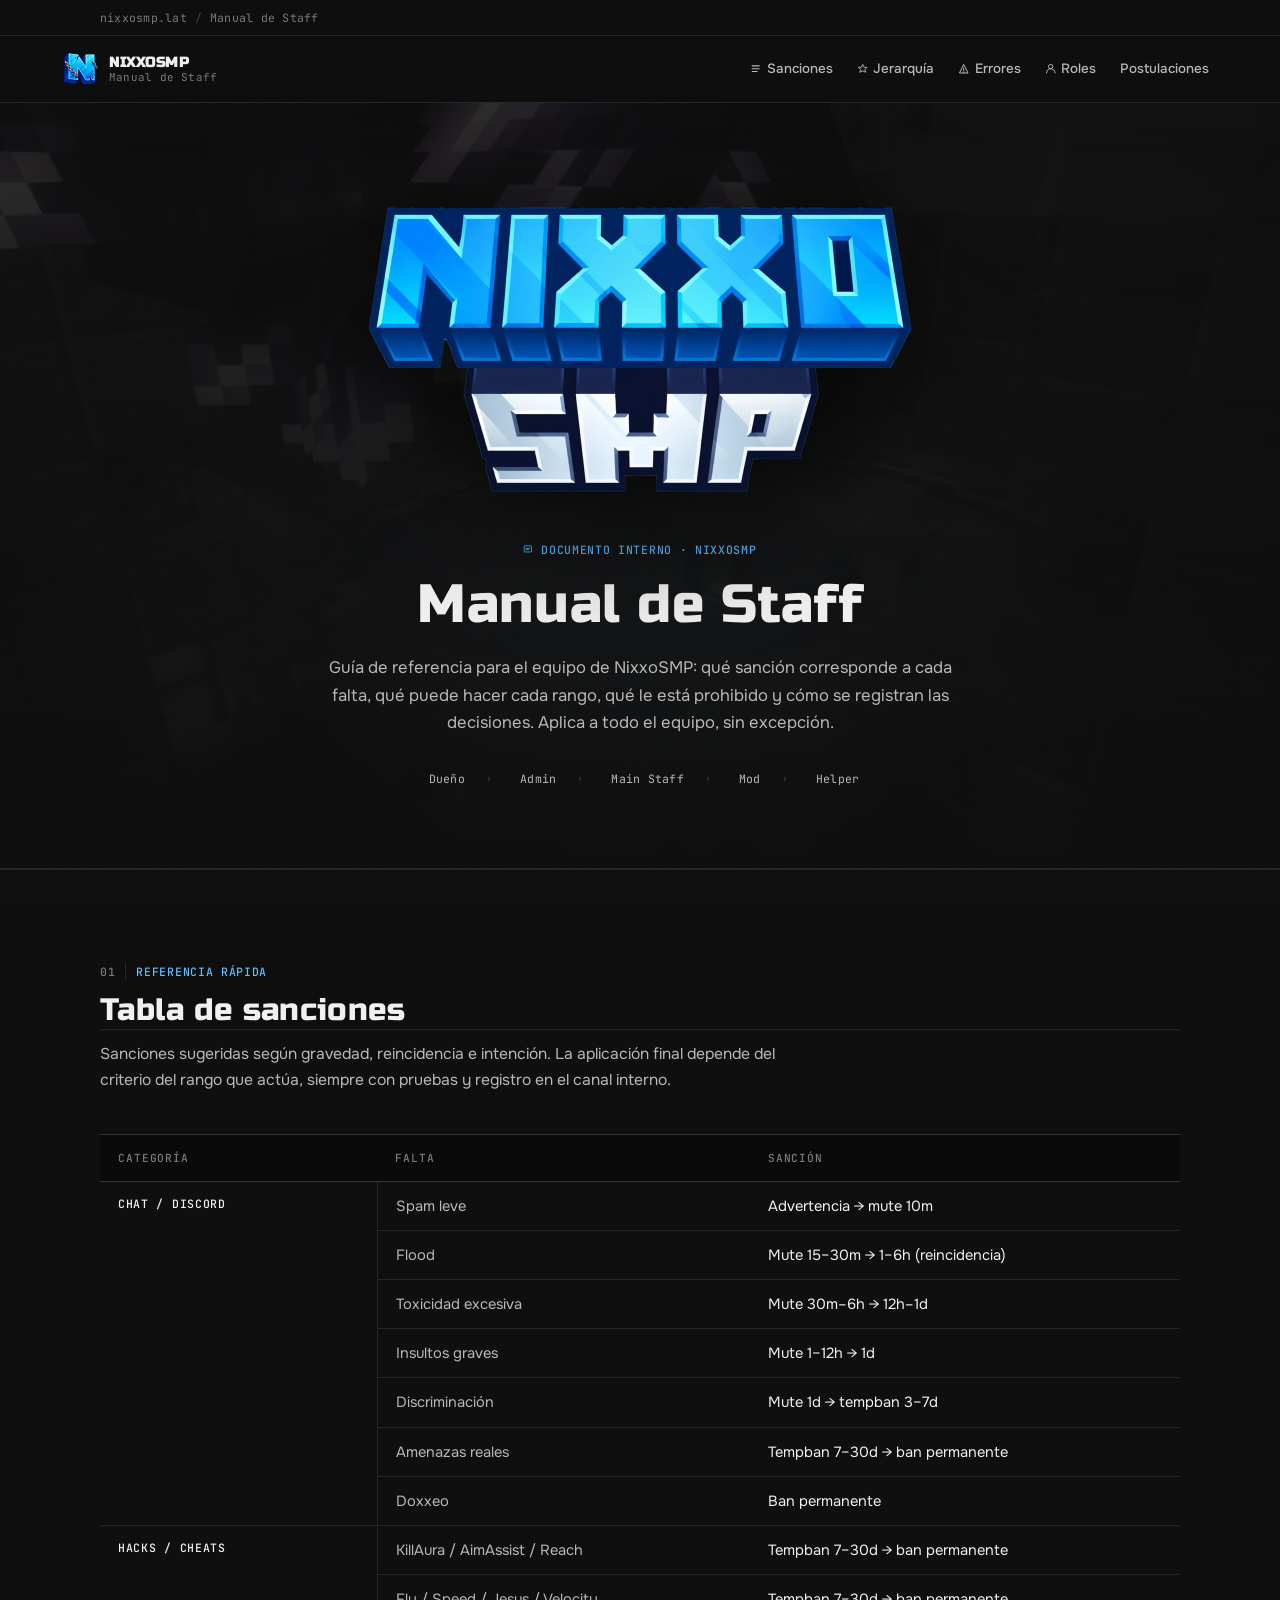
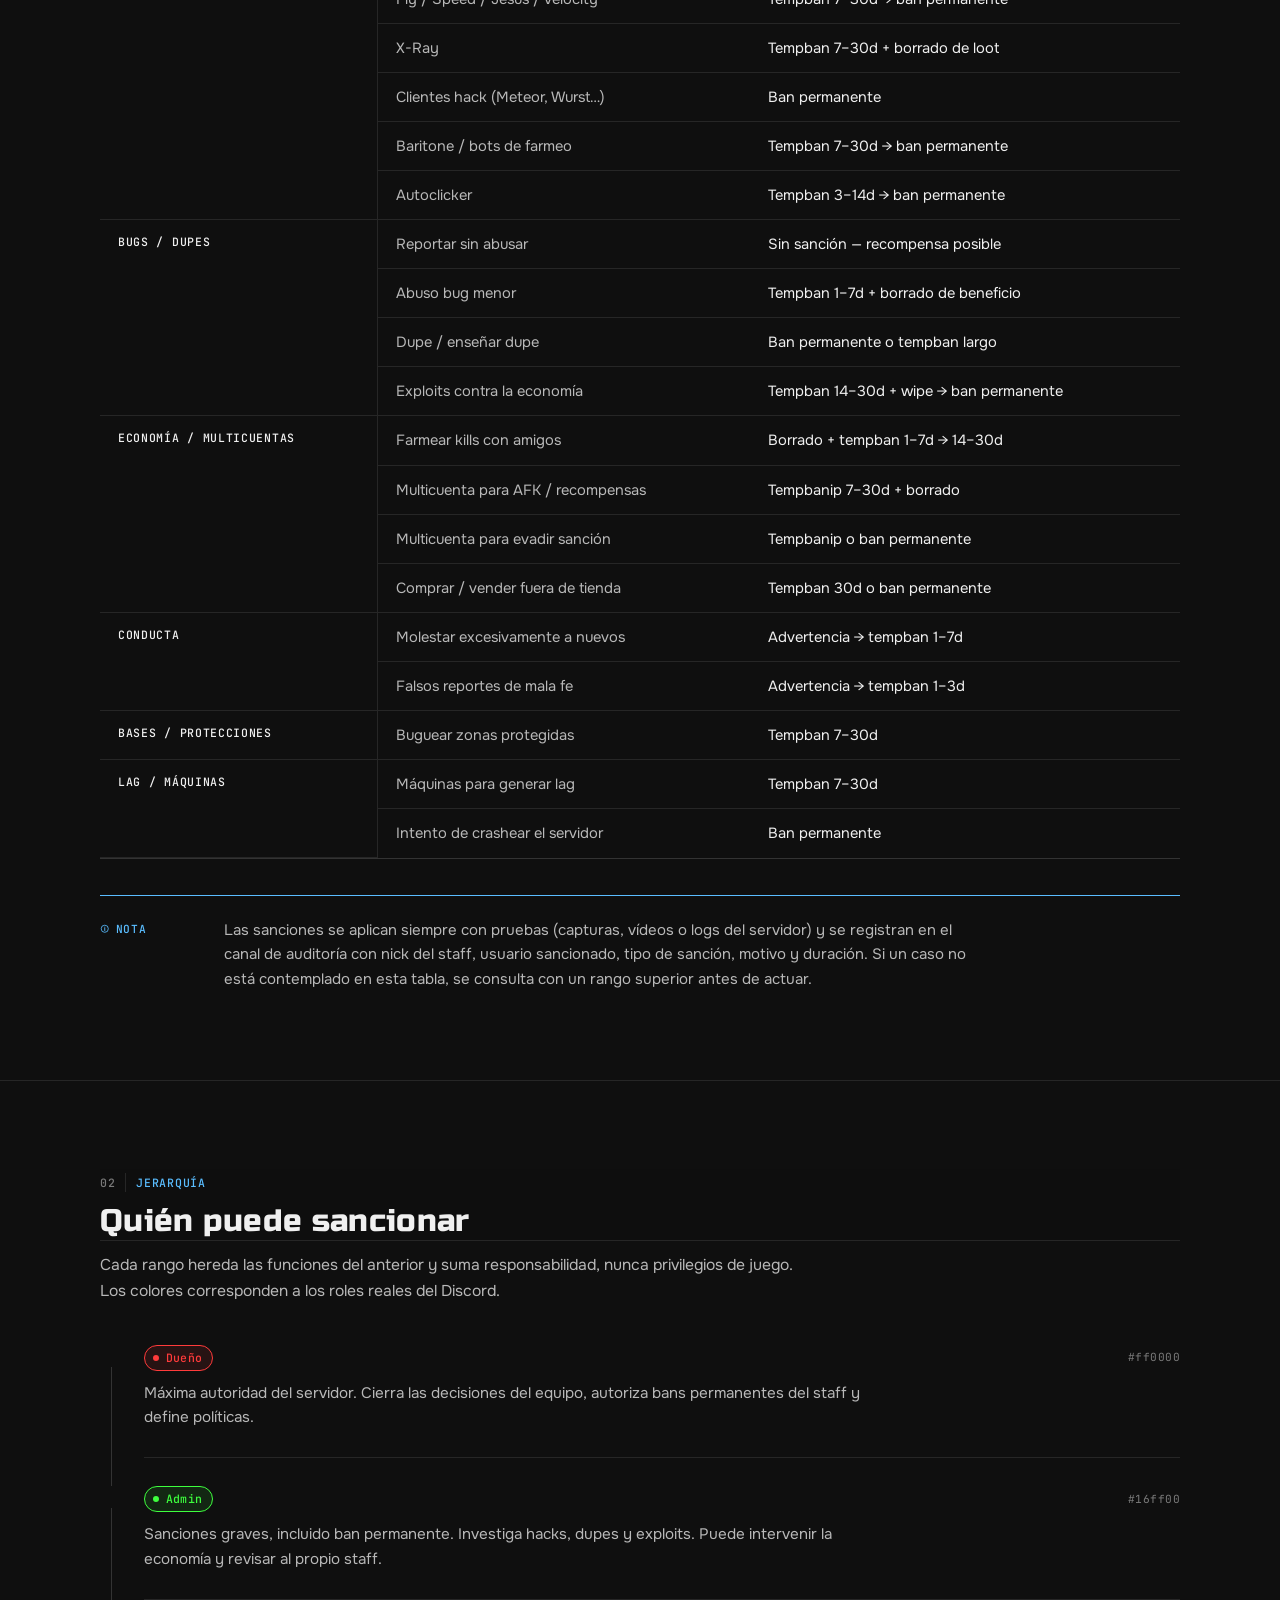
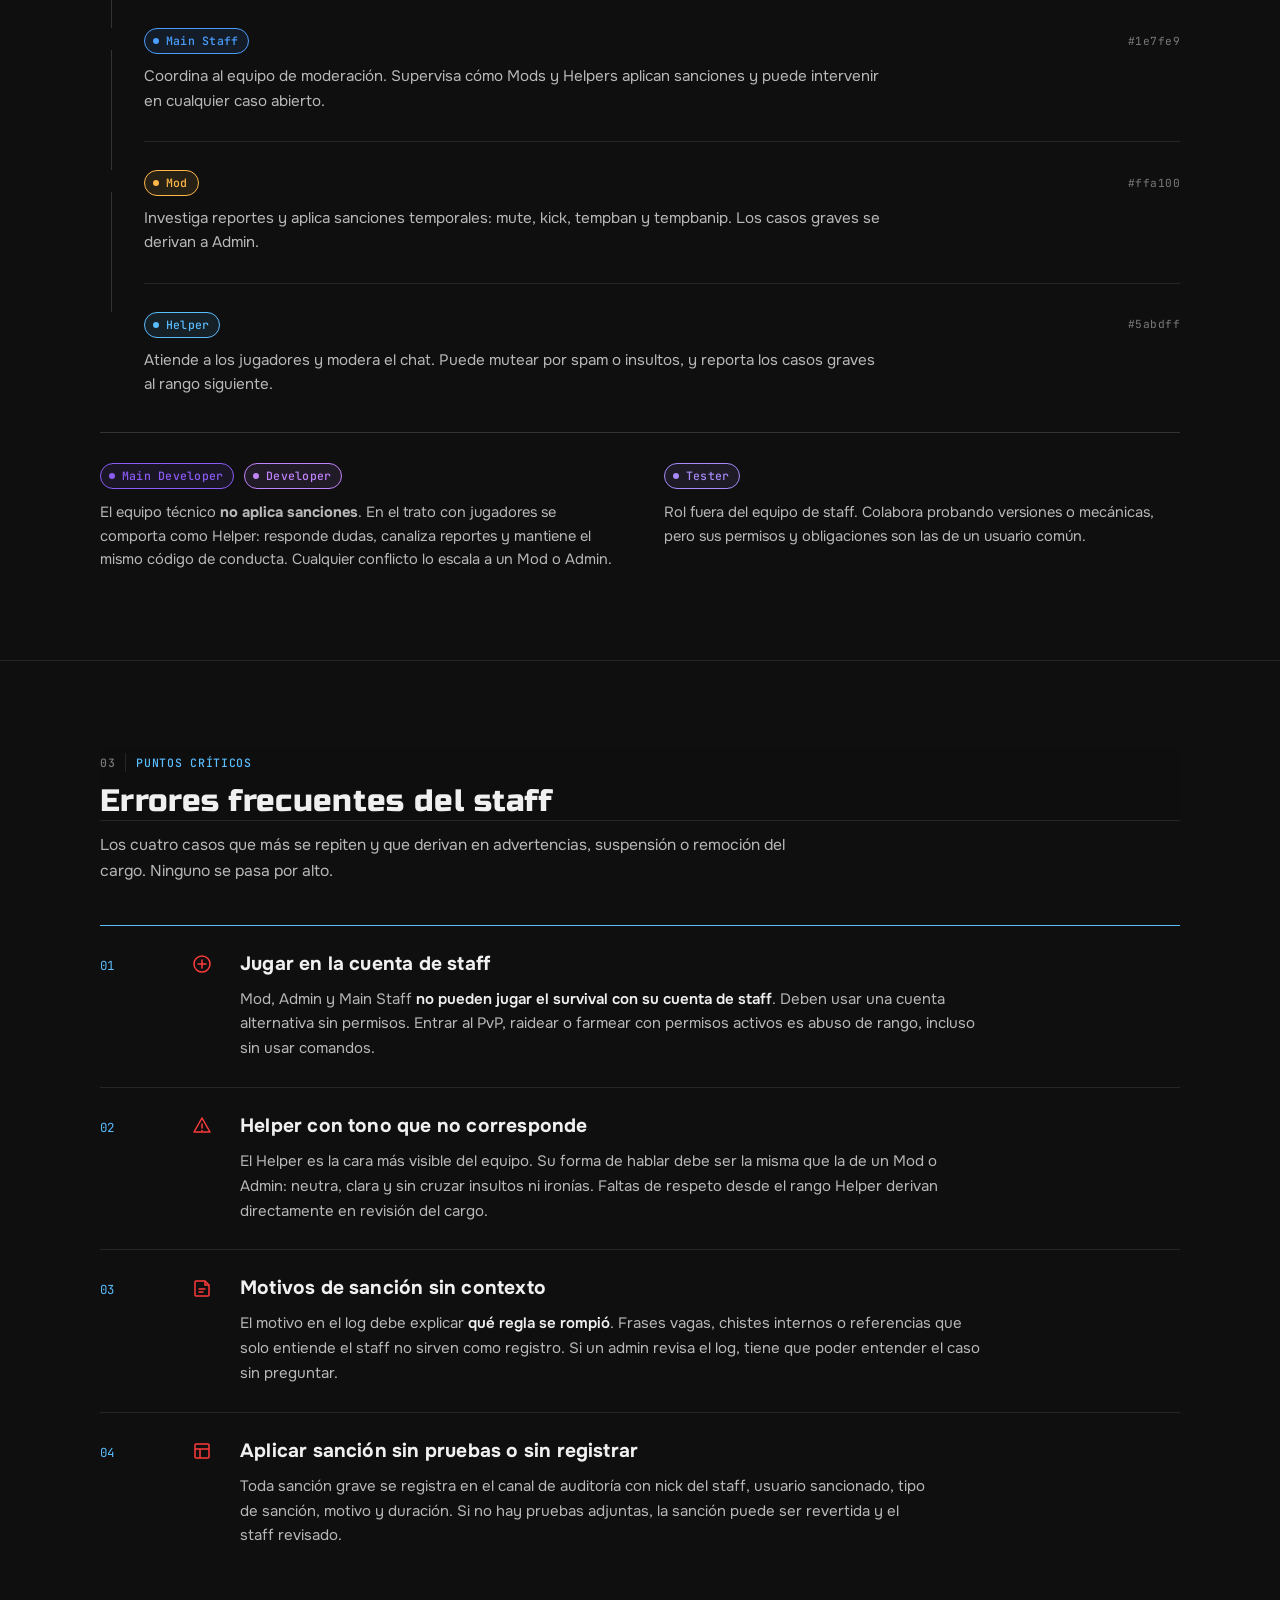
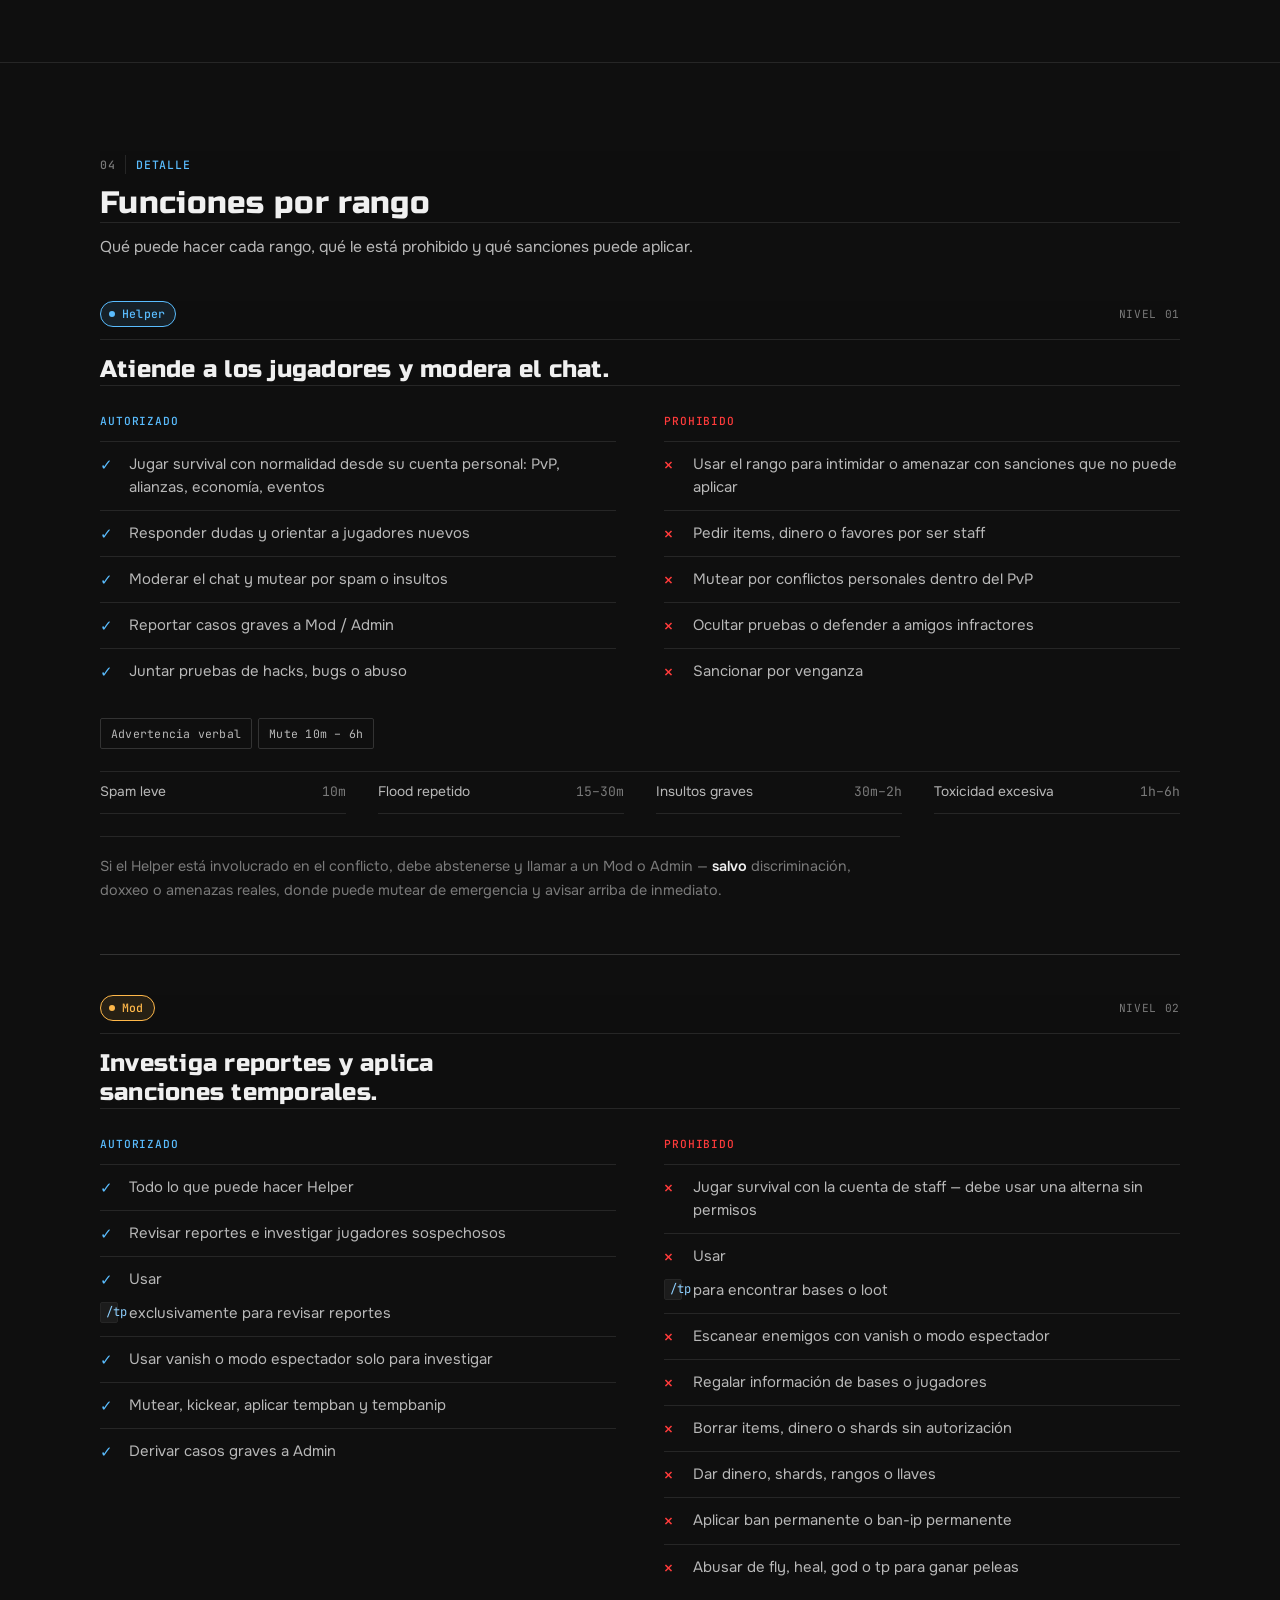
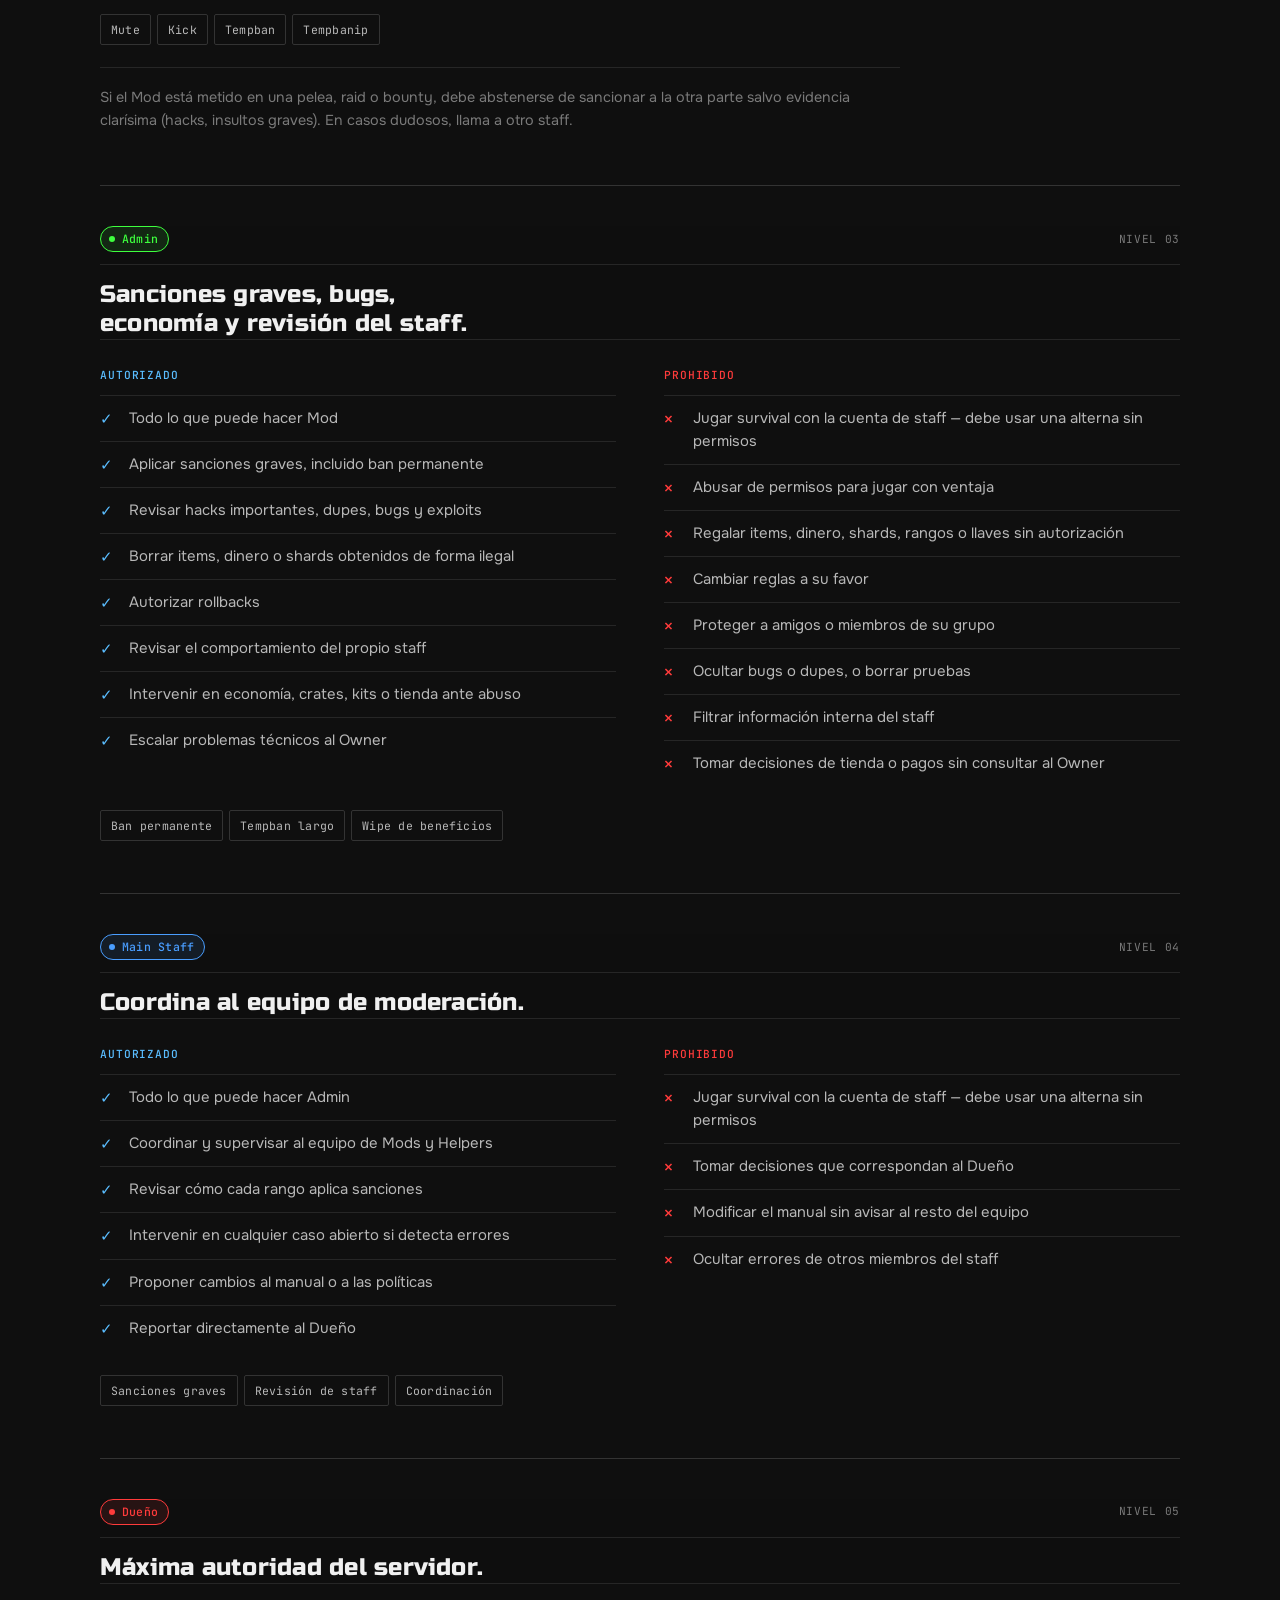
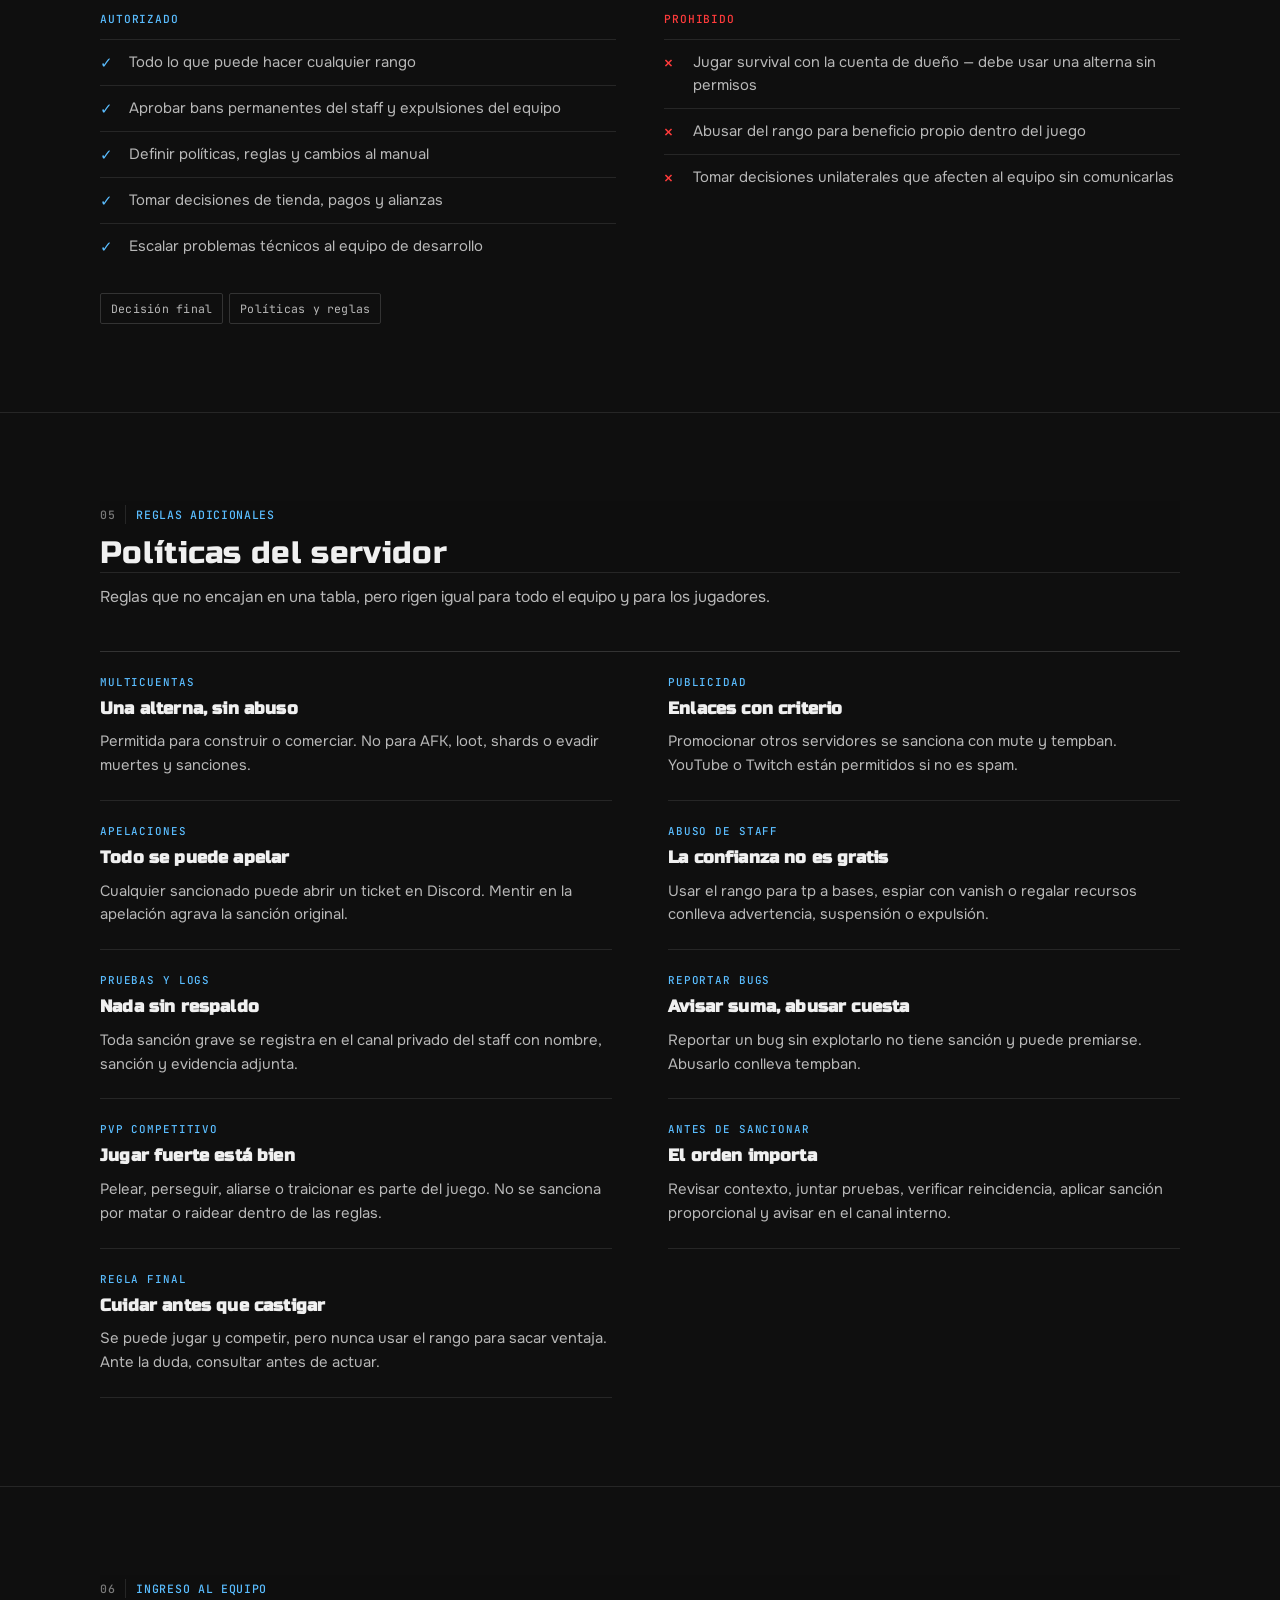
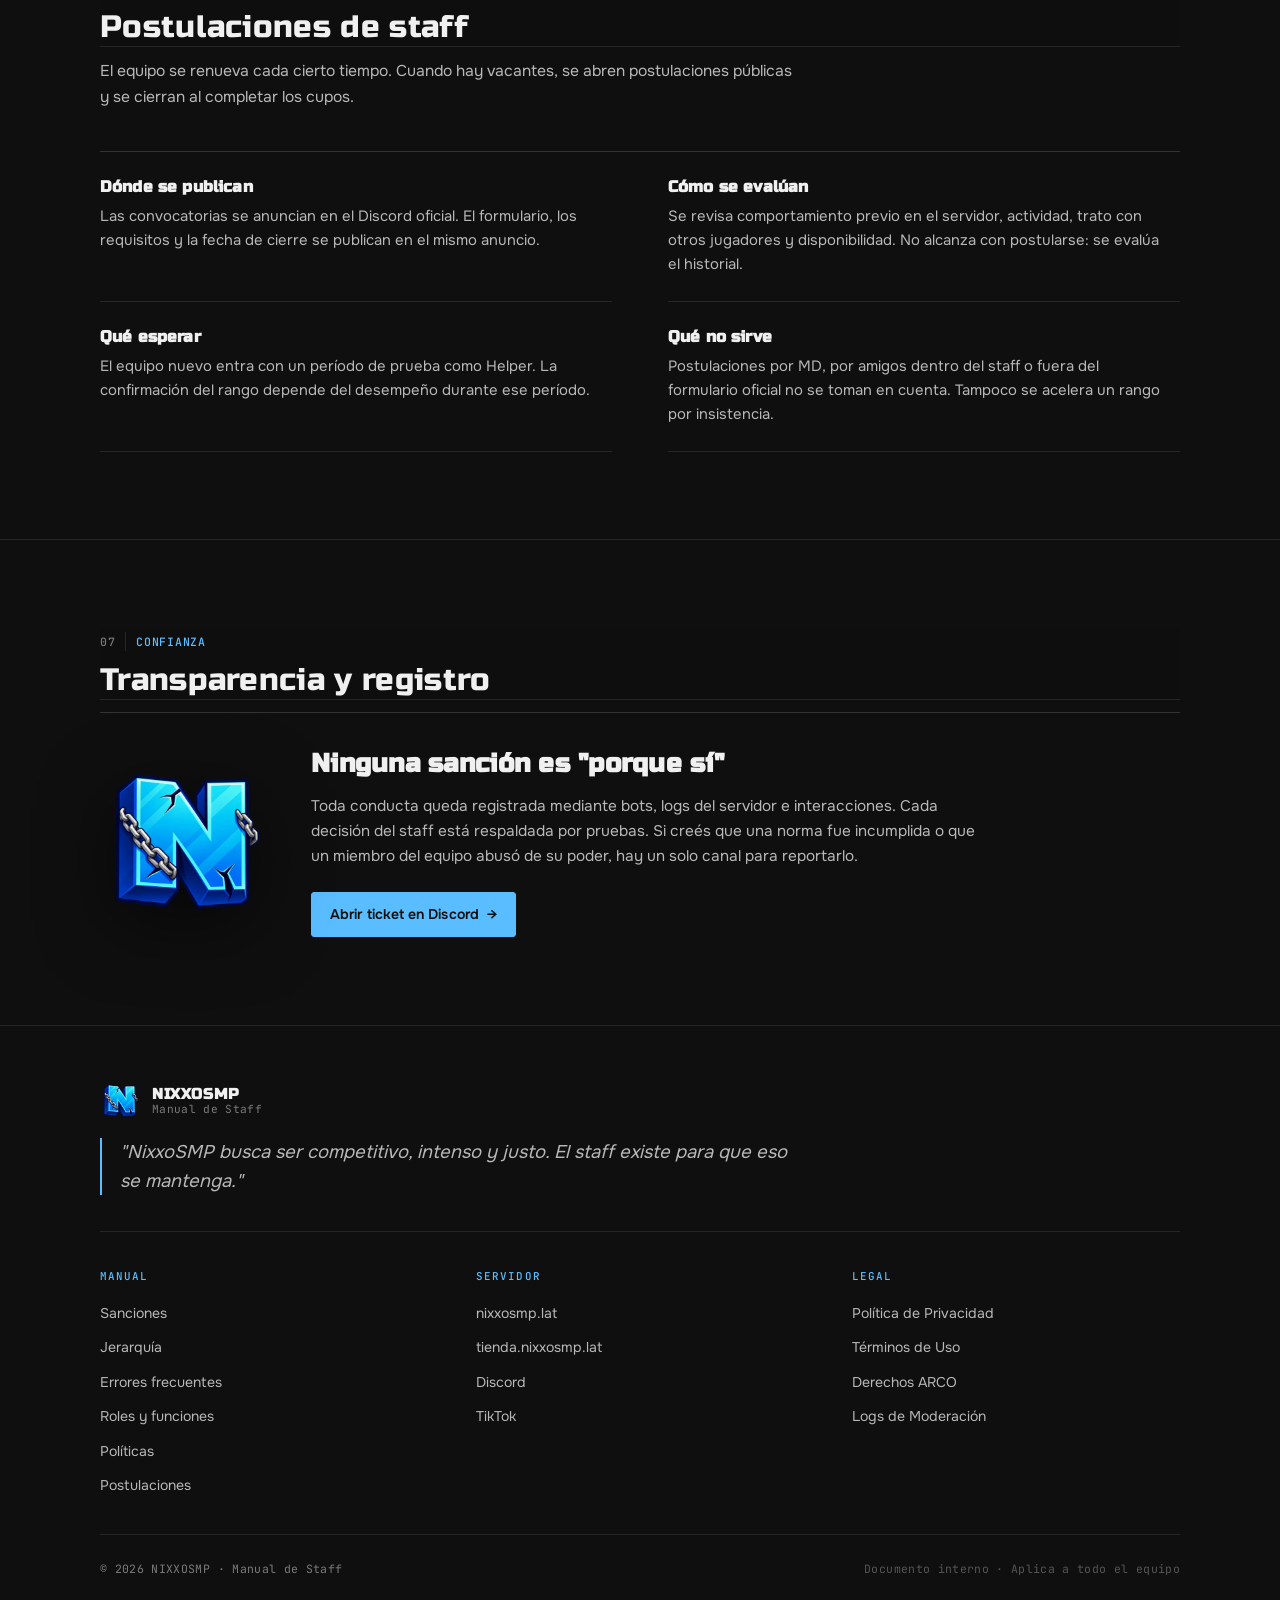
<file: index.html>
<!DOCTYPE html>
<html lang="es">
<head>
<meta charset="UTF-8" />
<meta name="viewport" content="width=device-width, initial-scale=1.0" />
<title>Manual de Staff · NIXXOSMP</title>
<meta name="description" content="Manual interno de staff de NIXXOSMP: tabla de sanciones, jerarquía de roles, funciones por rango y políticas del servidor." />
<meta name="theme-color" content="#0f0f0f" />

<!-- Canonical -->
<link rel="canonical" href="https://politicasstaff.nixxosmp.lat/" />

<!-- Favicon -->
<link rel="icon" type="image/webp" href="assets/images/nixxo_logo.webp" />
<link rel="apple-touch-icon" href="assets/images/nixxo_logo.webp" />

<!-- Preload de assets críticos del hero -->
<link rel="preload" as="image" href="assets/images/nixxo_banner.webp" type="image/webp" fetchpriority="high">
<link rel="preload" as="image" href="assets/images/fondo2.webp" type="image/webp">

<!-- Preconnect y carga de tipografías -->
<link rel="preconnect" href="https://fonts.googleapis.com">
<link rel="preconnect" href="https://fonts.gstatic.com" crossorigin>
<link href="https://fonts.googleapis.com/css2?family=Russo+One&family=Onest:wght@400;500;700&family=JetBrains+Mono:wght@400;500;700&display=swap" rel="stylesheet">

<!-- Open Graph — Facebook, WhatsApp, Discord, LinkedIn, Slack -->
<meta property="og:type" content="website">
<meta property="og:site_name" content="NIXXOSMP">
<meta property="og:locale" content="es_AR">
<meta property="og:url" content="https://politicasstaff.nixxosmp.lat/">
<meta property="og:title" content="Manual de Staff · NIXXOSMP">
<meta property="og:description" content="Guía interna del equipo de NixxoSMP: tabla de sanciones, jerarquía de roles, funciones por rango y políticas del servidor.">
<meta property="og:image" content="https://politicasstaff.nixxosmp.lat/assets/images/platforms/og-1200x630.jpg">
<meta property="og:image:secure_url" content="https://politicasstaff.nixxosmp.lat/assets/images/platforms/og-1200x630.jpg">
<meta property="og:image:type" content="image/jpeg">
<meta property="og:image:width" content="1200">
<meta property="og:image:height" content="630">
<meta property="og:image:alt" content="Banner de NIXXOSMP - Servidor Survival PvP en español">

<!-- Twitter / X -->
<meta name="twitter:card" content="summary_large_image">
<meta name="twitter:title" content="Manual de Staff · NIXXOSMP">
<meta name="twitter:description" content="Guía interna del equipo de NixxoSMP: tabla de sanciones, jerarquía de roles, funciones por rango y políticas del servidor.">
<meta name="twitter:image" content="https://politicasstaff.nixxosmp.lat/assets/images/platforms/twitter-1200x600.jpg">
<meta name="twitter:image:alt" content="Banner de NIXXOSMP - Servidor Survival PvP en español">

<!-- Telegram -->
<meta property="telegram:image" content="https://politicasstaff.nixxosmp.lat/assets/images/platforms/telegram-1280x720.jpg">

<!-- Hoja de estilos -->
<link rel="stylesheet" href="assets/css/style.css" />
</head>
<body>

<!-- Barra de progreso de lectura -->
<div class="read-progress" aria-hidden="true"><span id="readBar"></span></div>

<header id="siteHeader">
  <div class="crumb">
    <div class="wrap">
      <a href="https://www.nixxosmp.lat" target="_blank" rel="noopener">nixxosmp.lat</a>
      <span class="sep">/</span>
      <span>Manual de Staff</span>
    </div>
  </div>
  <div class="wrap navbar">
    <a class="brand" href="#top" aria-label="Inicio del manual">
      <img src="assets/images/nixxo_logo.webp" alt="" width="30" height="30" />
      <span class="txt">
        <b>NIXXOSMP</b>
        <span>Manual de Staff</span>
      </span>
    </a>
    <button class="navtoggle" id="navToggle" aria-label="Abrir menú" aria-expanded="false" aria-controls="navLinks">
      <span class="bars" aria-hidden="true"></span>
    </button>
    <nav class="links" id="navLinks" aria-label="Secciones del manual">
      <a href="#sanciones">
        <svg class="icon icon-sm" viewBox="0 0 16 16" fill="none" aria-hidden="true"><path d="M3 4h10M3 8h10M3 12h7" stroke="currentColor" stroke-width="1.5" stroke-linecap="round"/></svg>
        Sanciones
      </a>
      <a href="#jerarquia">
        <svg class="icon icon-sm" viewBox="0 0 16 16" fill="none" aria-hidden="true"><path d="M8 2l2 4h4l-3 3 1 4-4-2-4 2 1-4-3-3h4l2-4z" stroke="currentColor" stroke-width="1.3" stroke-linejoin="round"/></svg>
        Jerarquía
      </a>
      <a href="#errores">
        <svg class="icon icon-sm" viewBox="0 0 16 16" fill="none" aria-hidden="true"><path d="M8 2l6 12H2L8 2z" stroke="currentColor" stroke-width="1.4" stroke-linejoin="round"/><path d="M8 7v4M8 12.5v.5" stroke="currentColor" stroke-width="1.4" stroke-linecap="round"/></svg>
        Errores
      </a>
      <a href="#roles">
        <svg class="icon icon-sm" viewBox="0 0 16 16" fill="none" aria-hidden="true"><circle cx="8" cy="5" r="3" stroke="currentColor" stroke-width="1.4"/><path d="M2 14c0-3.3 2.7-6 6-6s6 2.7 6 6" stroke="currentColor" stroke-width="1.4" stroke-linecap="round"/></svg>
        Roles
      </a>
      <a href="#postulaciones">Postulaciones</a>
    </nav>
  </div>
</header>

<main>

<!-- ============================================================
     HERO
============================================================ -->
<section class="hero" id="top">
  <div class="hero-bg" style="background-image:url('assets/images/fondo2.webp')" aria-hidden="true"></div>
  <div class="hero-glow" aria-hidden="true"></div>

  <div class="wrap hero-inner">
    <figure class="hero-logo">
      <img src="assets/images/nixxo_banner.webp" alt="NixxoSMP" width="560" height="560" fetchpriority="high" />
    </figure>

    <span class="eyebrow">
      <svg class="icon icon-sm" viewBox="0 0 16 16" fill="none" aria-hidden="true"><path d="M2 12V4a1 1 0 011-1h10a1 1 0 011 1v8a1 1 0 01-1 1H3a1 1 0 01-1-1z" stroke="currentColor" stroke-width="1.4"/><path d="M5 7h6M5 9h4" stroke="currentColor" stroke-width="1.4" stroke-linecap="round"/></svg>
      Documento interno · NixxoSMP
    </span>

    <h1>Manual de Staff</h1>

    <p class="lead">Guía de referencia para el equipo de NixxoSMP: qué sanción corresponde a cada falta, qué puede hacer cada rango, qué le está prohibido y cómo se registran las decisiones. Aplica a todo el equipo, sin excepción.</p>

    <ul class="chain" aria-label="Jerarquía del staff">
      <li><span class="dot owner"></span>Dueño</li>
      <li><span class="dot admin"></span>Admin</li>
      <li><span class="dot mainstaff"></span>Main Staff</li>
      <li><span class="dot mod"></span>Mod</li>
      <li><span class="dot helper"></span>Helper</li>
    </ul>
  </div>
</section>

<!-- ============================================================
     01 · TABLA DE SANCIONES
============================================================ -->
<section id="sanciones" class="reveal has-bg" data-bg="survival">
  <div class="wrap">
    <header class="section-head">
      <span class="kicker"><span class="num">01</span> Referencia rápida</span>
      <h2>Tabla de sanciones</h2>
    </header>
    <p class="section-sub">Sanciones sugeridas según gravedad, reincidencia e intención. La aplicación final depende del criterio del rango que actúa, siempre con pruebas y registro en el canal interno.</p>

    <div class="table-wrap">
      <table class="sanciones">
        <thead>
          <tr>
            <th scope="col">Categoría</th>
            <th scope="col">Falta</th>
            <th scope="col">Sanción</th>
          </tr>
        </thead>
        <tbody>
          <tr><td class="cat" rowspan="7">Chat / Discord</td><td>Spam leve</td><td class="sancion">Advertencia → mute 10m</td></tr>
          <tr><td>Flood</td><td class="sancion">Mute 15–30m → 1–6h (reincidencia)</td></tr>
          <tr><td>Toxicidad excesiva</td><td class="sancion">Mute 30m–6h → 12h–1d</td></tr>
          <tr><td>Insultos graves</td><td class="sancion">Mute 1–12h → 1d</td></tr>
          <tr><td>Discriminación</td><td class="sancion">Mute 1d → tempban 3–7d</td></tr>
          <tr><td>Amenazas reales</td><td class="sancion">Tempban 7–30d → ban permanente</td></tr>
          <tr><td>Doxxeo</td><td class="sancion">Ban permanente</td></tr>

          <tr><td class="cat" rowspan="6">Hacks / Cheats</td><td>KillAura / AimAssist / Reach</td><td class="sancion">Tempban 7–30d → ban permanente</td></tr>
          <tr><td>Fly / Speed / Jesus / Velocity</td><td class="sancion">Tempban 7–30d → ban permanente</td></tr>
          <tr><td>X-Ray</td><td class="sancion">Tempban 7–30d + borrado de loot</td></tr>
          <tr><td>Clientes hack (Meteor, Wurst…)</td><td class="sancion">Ban permanente</td></tr>
          <tr><td>Baritone / bots de farmeo</td><td class="sancion">Tempban 7–30d → ban permanente</td></tr>
          <tr><td>Autoclicker</td><td class="sancion">Tempban 3–14d → ban permanente</td></tr>

          <tr><td class="cat" rowspan="4">Bugs / Dupes</td><td>Reportar sin abusar</td><td class="sancion">Sin sanción — recompensa posible</td></tr>
          <tr><td>Abuso bug menor</td><td class="sancion">Tempban 1–7d + borrado de beneficio</td></tr>
          <tr><td>Dupe / enseñar dupe</td><td class="sancion">Ban permanente o tempban largo</td></tr>
          <tr><td>Exploits contra la economía</td><td class="sancion">Tempban 14–30d + wipe → ban permanente</td></tr>

          <tr><td class="cat" rowspan="4">Economía / Multicuentas</td><td>Farmear kills con amigos</td><td class="sancion">Borrado + tempban 1–7d → 14–30d</td></tr>
          <tr><td>Multicuenta para AFK / recompensas</td><td class="sancion">Tempbanip 7–30d + borrado</td></tr>
          <tr><td>Multicuenta para evadir sanción</td><td class="sancion">Tempbanip o ban permanente</td></tr>
          <tr><td>Comprar / vender fuera de tienda</td><td class="sancion">Tempban 30d o ban permanente</td></tr>

          <tr><td class="cat" rowspan="2">Conducta</td><td>Molestar excesivamente a nuevos</td><td class="sancion">Advertencia → tempban 1–7d</td></tr>
          <tr><td>Falsos reportes de mala fe</td><td class="sancion">Advertencia → tempban 1–3d</td></tr>

          <tr><td class="cat">Bases / Protecciones</td><td>Buguear zonas protegidas</td><td class="sancion">Tempban 7–30d</td></tr>

          <tr><td class="cat" rowspan="2">Lag / Máquinas</td><td>Máquinas para generar lag</td><td class="sancion">Tempban 7–30d</td></tr>
          <tr><td>Intento de crashear el servidor</td><td class="sancion">Ban permanente</td></tr>
        </tbody>
      </table>
    </div>

    <aside class="callout">
      <span class="label">
        <svg class="icon icon-sm" viewBox="0 0 16 16" fill="none" aria-hidden="true"><circle cx="8" cy="8" r="6" stroke="currentColor" stroke-width="1.4"/><path d="M8 7v4M8 5.2v.2" stroke="currentColor" stroke-width="1.5" stroke-linecap="round"/></svg>
        Nota
      </span>
      <p>Las sanciones se aplican siempre con pruebas (capturas, vídeos o logs del servidor) y se registran en el canal de auditoría con nick del staff, usuario sancionado, tipo de sanción, motivo y duración. Si un caso no está contemplado en esta tabla, se consulta con un rango superior antes de actuar.</p>
    </aside>
  </div>
</section>

<!-- ============================================================
     02 · JERARQUÍA
============================================================ -->
<section id="jerarquia" class="reveal has-bg" data-bg="practice">
  <div class="wrap">
    <header class="section-head">
      <span class="kicker"><span class="num">02</span> Jerarquía</span>
      <h2>Quién puede sancionar</h2>
    </header>
    <p class="section-sub">Cada rango hereda las funciones del anterior y suma responsabilidad, nunca privilegios de juego. Los colores corresponden a los roles reales del Discord.</p>

    <ol class="hierarchy">
      <li class="h-item" data-role="owner">
        <div class="h-marker"><span class="dot owner"></span><span class="h-line"></span></div>
        <div class="h-body">
          <div class="h-head">
            <span class="role-pill owner">Dueño</span>
            <span class="h-code">#ff0000</span>
          </div>
          <p class="h-desc">Máxima autoridad del servidor. Cierra las decisiones del equipo, autoriza bans permanentes del staff y define políticas.</p>
        </div>
      </li>
      <li class="h-item" data-role="admin">
        <div class="h-marker"><span class="dot admin"></span><span class="h-line"></span></div>
        <div class="h-body">
          <div class="h-head">
            <span class="role-pill admin">Admin</span>
            <span class="h-code">#16ff00</span>
          </div>
          <p class="h-desc">Sanciones graves, incluido ban permanente. Investiga hacks, dupes y exploits. Puede intervenir la economía y revisar al propio staff.</p>
        </div>
      </li>
      <li class="h-item" data-role="mainstaff">
        <div class="h-marker"><span class="dot mainstaff"></span><span class="h-line"></span></div>
        <div class="h-body">
          <div class="h-head">
            <span class="role-pill mainstaff">Main Staff</span>
            <span class="h-code">#1e7fe9</span>
          </div>
          <p class="h-desc">Coordina al equipo de moderación. Supervisa cómo Mods y Helpers aplican sanciones y puede intervenir en cualquier caso abierto.</p>
        </div>
      </li>
      <li class="h-item" data-role="mod">
        <div class="h-marker"><span class="dot mod"></span><span class="h-line"></span></div>
        <div class="h-body">
          <div class="h-head">
            <span class="role-pill mod">Mod</span>
            <span class="h-code">#ffa100</span>
          </div>
          <p class="h-desc">Investiga reportes y aplica sanciones temporales: mute, kick, tempban y tempbanip. Los casos graves se derivan a Admin.</p>
        </div>
      </li>
      <li class="h-item" data-role="helper">
        <div class="h-marker"><span class="dot helper"></span></div>
        <div class="h-body">
          <div class="h-head">
            <span class="role-pill helper">Helper</span>
            <span class="h-code">#5abdff</span>
          </div>
          <p class="h-desc">Atiende a los jugadores y modera el chat. Puede mutear por spam o insultos, y reporta los casos graves al rango siguiente.</p>
        </div>
      </li>
    </ol>

    <div class="adjacent">
      <div>
        <span class="role-pill maindev">Main Developer</span>
        <span class="role-pill dev">Developer</span>
        <p>El equipo técnico <b>no aplica sanciones</b>. En el trato con jugadores se comporta como Helper: responde dudas, canaliza reportes y mantiene el mismo código de conducta. Cualquier conflicto lo escala a un Mod o Admin.</p>
      </div>
      <div>
        <span class="role-pill tester">Tester</span>
        <p>Rol fuera del equipo de staff. Colabora probando versiones o mecánicas, pero sus permisos y obligaciones son las de un usuario común.</p>
      </div>
    </div>
  </div>
</section>

<!-- ============================================================
     03 · ERRORES FRECUENTES
============================================================ -->
<section id="errores" class="reveal">
  <div class="wrap">
    <header class="section-head">
      <span class="kicker"><span class="num">03</span> Puntos críticos</span>
      <h2>Errores frecuentes del staff</h2>
    </header>
    <p class="section-sub">Los cuatro casos que más se repiten y que derivan en advertencias, suspensión o remoción del cargo. Ninguno se pasa por alto.</p>

    <ol class="mistakes">
      <li>
        <span class="m-num">01</span>
        <span class="m-icon" aria-hidden="true">
          <svg class="icon icon-lg" viewBox="0 0 20 20" fill="none"><circle cx="10" cy="10" r="8" stroke="currentColor" stroke-width="1.5"/><path d="M6 10h8M10 6v8" stroke="currentColor" stroke-width="1.5" stroke-linecap="round"/></svg>
        </span>
        <div>
          <h4>Jugar en la cuenta de staff</h4>
          <p>Mod, Admin y Main Staff <b>no pueden jugar el survival con su cuenta de staff</b>. Deben usar una cuenta alternativa sin permisos. Entrar al PvP, raidear o farmear con permisos activos es abuso de rango, incluso sin usar comandos.</p>
        </div>
      </li>
      <li>
        <span class="m-num">02</span>
        <span class="m-icon" aria-hidden="true">
          <svg class="icon icon-lg" viewBox="0 0 20 20" fill="none"><path d="M10 2l8 14H2L10 2z" stroke="currentColor" stroke-width="1.5" stroke-linejoin="round"/><path d="M10 8v4M10 14.5v.5" stroke="currentColor" stroke-width="1.5" stroke-linecap="round"/></svg>
        </span>
        <div>
          <h4>Helper con tono que no corresponde</h4>
          <p>El Helper es la cara más visible del equipo. Su forma de hablar debe ser la misma que la de un Mod o Admin: neutra, clara y sin cruzar insultos ni ironías. Faltas de respeto desde el rango Helper derivan directamente en revisión del cargo.</p>
        </div>
      </li>
      <li>
        <span class="m-num">03</span>
        <span class="m-icon" aria-hidden="true">
          <svg class="icon icon-lg" viewBox="0 0 20 20" fill="none"><path d="M4 3h9l4 4v10a1 1 0 01-1 1H4a1 1 0 01-1-1V4a1 1 0 011-1z" stroke="currentColor" stroke-width="1.5"/><path d="M13 3v4h4" stroke="currentColor" stroke-width="1.5"/><path d="M7 11h6M7 14h4" stroke="currentColor" stroke-width="1.4" stroke-linecap="round"/></svg>
        </span>
        <div>
          <h4>Motivos de sanción sin contexto</h4>
          <p>El motivo en el log debe explicar <b>qué regla se rompió</b>. Frases vagas, chistes internos o referencias que solo entiende el staff no sirven como registro. Si un admin revisa el log, tiene que poder entender el caso sin preguntar.</p>
        </div>
      </li>
      <li>
        <span class="m-num">04</span>
        <span class="m-icon" aria-hidden="true">
          <svg class="icon icon-lg" viewBox="0 0 20 20" fill="none"><rect x="3" y="3" width="14" height="14" rx="1" stroke="currentColor" stroke-width="1.5"/><path d="M3 8h14M8 8v9" stroke="currentColor" stroke-width="1.5"/></svg>
        </span>
        <div>
          <h4>Aplicar sanción sin pruebas o sin registrar</h4>
          <p>Toda sanción grave se registra en el canal de auditoría con nick del staff, usuario sancionado, tipo de sanción, motivo y duración. Si no hay pruebas adjuntas, la sanción puede ser revertida y el staff revisado.</p>
        </div>
      </li>
    </ol>
  </div>
</section>

<!-- ============================================================
     04 · ROLES
============================================================ -->
<section id="roles" class="reveal">
  <div class="wrap">
    <header class="section-head">
      <span class="kicker"><span class="num">04</span> Detalle</span>
      <h2>Funciones por rango</h2>
    </header>
    <p class="section-sub">Qué puede hacer cada rango, qué le está prohibido y qué sanciones puede aplicar.</p>

    <article class="rank" data-role="helper">
      <header class="rank-head">
        <div class="rank-label">
          <span class="role-pill helper">Helper</span>
          <span class="rank-order">Nivel 01</span>
        </div>
        <p class="rank-tagline">Atiende a los jugadores y modera el chat.</p>
      </header>

      <div class="grant-grid">
        <div class="grant yes">
          <h5>Autorizado</h5>
          <ul>
            <li>Jugar survival con normalidad desde su cuenta personal: PvP, alianzas, economía, eventos</li>
            <li>Responder dudas y orientar a jugadores nuevos</li>
            <li>Moderar el chat y mutear por spam o insultos</li>
            <li>Reportar casos graves a Mod / Admin</li>
            <li>Juntar pruebas de hacks, bugs o abuso</li>
          </ul>
        </div>
        <div class="grant no">
          <h5>Prohibido</h5>
          <ul>
            <li>Usar el rango para intimidar o amenazar con sanciones que no puede aplicar</li>
            <li>Pedir items, dinero o favores por ser staff</li>
            <li>Mutear por conflictos personales dentro del PvP</li>
            <li>Ocultar pruebas o defender a amigos infractores</li>
            <li>Sancionar por venganza</li>
          </ul>
        </div>
      </div>

      <div class="chips">
        <span class="chip">Advertencia verbal</span>
        <span class="chip">Mute 10m – 6h</span>
      </div>

      <div class="mute-guide">
        <div><span>Spam leve</span><span>10m</span></div>
        <div><span>Flood repetido</span><span>15–30m</span></div>
        <div><span>Insultos graves</span><span>30m–2h</span></div>
        <div><span>Toxicidad excesiva</span><span>1h–6h</span></div>
      </div>

      <p class="rank-note">Si el Helper está involucrado en el conflicto, debe abstenerse y llamar a un Mod o Admin — <b>salvo</b> discriminación, doxxeo o amenazas reales, donde puede mutear de emergencia y avisar arriba de inmediato.</p>
    </article>

    <article class="rank" data-role="mod">
      <header class="rank-head">
        <div class="rank-label">
          <span class="role-pill mod">Mod</span>
          <span class="rank-order">Nivel 02</span>
        </div>
        <p class="rank-tagline">Investiga reportes y aplica sanciones temporales.</p>
      </header>

      <div class="grant-grid">
        <div class="grant yes">
          <h5>Autorizado</h5>
          <ul>
            <li>Todo lo que puede hacer Helper</li>
            <li>Revisar reportes e investigar jugadores sospechosos</li>
            <li>Usar <code>/tp</code> exclusivamente para revisar reportes</li>
            <li>Usar vanish o modo espectador solo para investigar</li>
            <li>Mutear, kickear, aplicar tempban y tempbanip</li>
            <li>Derivar casos graves a Admin</li>
          </ul>
        </div>
        <div class="grant no">
          <h5>Prohibido</h5>
          <ul>
            <li>Jugar survival con la cuenta de staff — debe usar una alterna sin permisos</li>
            <li>Usar <code>/tp</code> para encontrar bases o loot</li>
            <li>Escanear enemigos con vanish o modo espectador</li>
            <li>Regalar información de bases o jugadores</li>
            <li>Borrar items, dinero o shards sin autorización</li>
            <li>Dar dinero, shards, rangos o llaves</li>
            <li>Aplicar ban permanente o ban-ip permanente</li>
            <li>Abusar de fly, heal, god o tp para ganar peleas</li>
          </ul>
        </div>
      </div>

      <div class="chips">
        <span class="chip">Mute</span>
        <span class="chip">Kick</span>
        <span class="chip">Tempban</span>
        <span class="chip">Tempbanip</span>
      </div>

      <p class="rank-note">Si el Mod está metido en una pelea, raid o bounty, debe abstenerse de sancionar a la otra parte salvo evidencia clarísima (hacks, insultos graves). En casos dudosos, llama a otro staff.</p>
    </article>

    <article class="rank" data-role="admin">
      <header class="rank-head">
        <div class="rank-label">
          <span class="role-pill admin">Admin</span>
          <span class="rank-order">Nivel 03</span>
        </div>
        <p class="rank-tagline">Sanciones graves, bugs, economía y revisión del staff.</p>
      </header>

      <div class="grant-grid">
        <div class="grant yes">
          <h5>Autorizado</h5>
          <ul>
            <li>Todo lo que puede hacer Mod</li>
            <li>Aplicar sanciones graves, incluido ban permanente</li>
            <li>Revisar hacks importantes, dupes, bugs y exploits</li>
            <li>Borrar items, dinero o shards obtenidos de forma ilegal</li>
            <li>Autorizar rollbacks</li>
            <li>Revisar el comportamiento del propio staff</li>
            <li>Intervenir en economía, crates, kits o tienda ante abuso</li>
            <li>Escalar problemas técnicos al Owner</li>
          </ul>
        </div>
        <div class="grant no">
          <h5>Prohibido</h5>
          <ul>
            <li>Jugar survival con la cuenta de staff — debe usar una alterna sin permisos</li>
            <li>Abusar de permisos para jugar con ventaja</li>
            <li>Regalar items, dinero, shards, rangos o llaves sin autorización</li>
            <li>Cambiar reglas a su favor</li>
            <li>Proteger a amigos o miembros de su grupo</li>
            <li>Ocultar bugs o dupes, o borrar pruebas</li>
            <li>Filtrar información interna del staff</li>
            <li>Tomar decisiones de tienda o pagos sin consultar al Owner</li>
          </ul>
        </div>
      </div>

      <div class="chips">
        <span class="chip">Ban permanente</span>
        <span class="chip">Tempban largo</span>
        <span class="chip">Wipe de beneficios</span>
      </div>
    </article>

    <article class="rank" data-role="mainstaff">
      <header class="rank-head">
        <div class="rank-label">
          <span class="role-pill mainstaff">Main Staff</span>
          <span class="rank-order">Nivel 04</span>
        </div>
        <p class="rank-tagline">Coordina al equipo de moderación.</p>
      </header>

      <div class="grant-grid">
        <div class="grant yes">
          <h5>Autorizado</h5>
          <ul>
            <li>Todo lo que puede hacer Admin</li>
            <li>Coordinar y supervisar al equipo de Mods y Helpers</li>
            <li>Revisar cómo cada rango aplica sanciones</li>
            <li>Intervenir en cualquier caso abierto si detecta errores</li>
            <li>Proponer cambios al manual o a las políticas</li>
            <li>Reportar directamente al Dueño</li>
          </ul>
        </div>
        <div class="grant no">
          <h5>Prohibido</h5>
          <ul>
            <li>Jugar survival con la cuenta de staff — debe usar una alterna sin permisos</li>
            <li>Tomar decisiones que correspondan al Dueño</li>
            <li>Modificar el manual sin avisar al resto del equipo</li>
            <li>Ocultar errores de otros miembros del staff</li>
          </ul>
        </div>
      </div>

      <div class="chips">
        <span class="chip">Sanciones graves</span>
        <span class="chip">Revisión de staff</span>
        <span class="chip">Coordinación</span>
      </div>
    </article>

    <article class="rank" data-role="owner">
      <header class="rank-head">
        <div class="rank-label">
          <span class="role-pill owner">Dueño</span>
          <span class="rank-order">Nivel 05</span>
        </div>
        <p class="rank-tagline">Máxima autoridad del servidor.</p>
      </header>

      <div class="grant-grid">
        <div class="grant yes">
          <h5>Autorizado</h5>
          <ul>
            <li>Todo lo que puede hacer cualquier rango</li>
            <li>Aprobar bans permanentes del staff y expulsiones del equipo</li>
            <li>Definir políticas, reglas y cambios al manual</li>
            <li>Tomar decisiones de tienda, pagos y alianzas</li>
            <li>Escalar problemas técnicos al equipo de desarrollo</li>
          </ul>
        </div>
        <div class="grant no">
          <h5>Prohibido</h5>
          <ul>
            <li>Jugar survival con la cuenta de dueño — debe usar una alterna sin permisos</li>
            <li>Abusar del rango para beneficio propio dentro del juego</li>
            <li>Tomar decisiones unilaterales que afecten al equipo sin comunicarlas</li>
          </ul>
        </div>
      </div>

      <div class="chips">
        <span class="chip">Decisión final</span>
        <span class="chip">Políticas y reglas</span>
      </div>
    </article>
  </div>
</section>

<!-- ============================================================
     05 · POLÍTICAS
============================================================ -->
<section id="politicas" class="reveal">
  <div class="wrap">
    <header class="section-head">
      <span class="kicker"><span class="num">05</span> Reglas adicionales</span>
      <h2>Políticas del servidor</h2>
    </header>
    <p class="section-sub">Reglas que no encajan en una tabla, pero rigen igual para todo el equipo y para los jugadores.</p>

    <dl class="policies">
      <div>
        <dt><span class="tag">Multicuentas</span><h5>Una alterna, sin abuso</h5></dt>
        <dd>Permitida para construir o comerciar. No para AFK, loot, shards o evadir muertes y sanciones.</dd>
      </div>
      <div>
        <dt><span class="tag">Publicidad</span><h5>Enlaces con criterio</h5></dt>
        <dd>Promocionar otros servidores se sanciona con mute y tempban. YouTube o Twitch están permitidos si no es spam.</dd>
      </div>
      <div>
        <dt><span class="tag">Apelaciones</span><h5>Todo se puede apelar</h5></dt>
        <dd>Cualquier sancionado puede abrir un ticket en Discord. Mentir en la apelación agrava la sanción original.</dd>
      </div>
      <div>
        <dt><span class="tag">Abuso de staff</span><h5>La confianza no es gratis</h5></dt>
        <dd>Usar el rango para tp a bases, espiar con vanish o regalar recursos conlleva advertencia, suspensión o expulsión.</dd>
      </div>
      <div>
        <dt><span class="tag">Pruebas y logs</span><h5>Nada sin respaldo</h5></dt>
        <dd>Toda sanción grave se registra en el canal privado del staff con nombre, sanción y evidencia adjunta.</dd>
      </div>
      <div>
        <dt><span class="tag">Reportar bugs</span><h5>Avisar suma, abusar cuesta</h5></dt>
        <dd>Reportar un bug sin explotarlo no tiene sanción y puede premiarse. Abusarlo conlleva tempban.</dd>
      </div>
      <div>
        <dt><span class="tag">PvP competitivo</span><h5>Jugar fuerte está bien</h5></dt>
        <dd>Pelear, perseguir, aliarse o traicionar es parte del juego. No se sanciona por matar o raidear dentro de las reglas.</dd>
      </div>
      <div>
        <dt><span class="tag">Antes de sancionar</span><h5>El orden importa</h5></dt>
        <dd>Revisar contexto, juntar pruebas, verificar reincidencia, aplicar sanción proporcional y avisar en el canal interno.</dd>
      </div>
      <div>
        <dt><span class="tag">Regla final</span><h5>Cuidar antes que castigar</h5></dt>
        <dd>Se puede jugar y competir, pero nunca usar el rango para sacar ventaja. Ante la duda, consultar antes de actuar.</dd>
      </div>
    </dl>
  </div>
</section>

<!-- ============================================================
     06 · POSTULACIONES
============================================================ -->
<section id="postulaciones" class="reveal">
  <div class="wrap">
    <header class="section-head">
      <span class="kicker"><span class="num">06</span> Ingreso al equipo</span>
      <h2>Postulaciones de staff</h2>
    </header>
    <p class="section-sub">El equipo se renueva cada cierto tiempo. Cuando hay vacantes, se abren postulaciones públicas y se cierran al completar los cupos.</p>

    <div class="postulaciones">
      <div>
        <h5>Dónde se publican</h5>
        <p>Las convocatorias se anuncian en el Discord oficial. El formulario, los requisitos y la fecha de cierre se publican en el mismo anuncio.</p>
      </div>
      <div>
        <h5>Cómo se evalúan</h5>
        <p>Se revisa comportamiento previo en el servidor, actividad, trato con otros jugadores y disponibilidad. No alcanza con postularse: se evalúa el historial.</p>
      </div>
      <div>
        <h5>Qué esperar</h5>
        <p>El equipo nuevo entra con un período de prueba como Helper. La confirmación del rango depende del desempeño durante ese período.</p>
      </div>
      <div>
        <h5>Qué no sirve</h5>
        <p>Postulaciones por MD, por amigos dentro del staff o fuera del formulario oficial no se toman en cuenta. Tampoco se acelera un rango por insistencia.</p>
      </div>
    </div>
  </div>
</section>

<!-- ============================================================
     07 · TRANSPARENCIA
============================================================ -->
<section id="transparencia" class="reveal">
  <div class="wrap">
    <header class="section-head">
      <span class="kicker"><span class="num">07</span> Confianza</span>
      <h2>Transparencia y registro</h2>
    </header>

    <div class="transparencia-panel">
      <figure class="t-logo">
        <img src="assets/images/nixxo_logo.webp" alt="NixxoSMP" width="160" height="160" loading="lazy" />
      </figure>
      <div class="copy">
        <h3>Ninguna sanción es "porque sí"</h3>
        <p>Toda conducta queda registrada mediante bots, logs del servidor e interacciones. Cada decisión del staff está respaldada por pruebas. Si creés que una norma fue incumplida o que un miembro del equipo abusó de su poder, hay un solo canal para reportarlo.</p>
        <a class="btn" href="https://discord.gg/StcsUrSEfm" target="_blank" rel="noopener">Abrir ticket en Discord <span aria-hidden="true">→</span></a>
      </div>
    </div>
  </div>
</section>

</main>

<!-- ============================================================
     FOOTER — 3 filas organizadas
============================================================ -->
<footer>
  <div class="wrap">

    <!-- Fila 1: marca + tagline -->
    <div class="foot-brand">
      <div class="foot-brand-top">
        <img src="assets/images/nixxo_logo.webp" alt="" width="36" height="36" loading="lazy" />
        <div class="foot-brand-txt">
          <b>NIXXOSMP</b>
          <span>Manual de Staff</span>
        </div>
      </div>
      <p class="quote">"NixxoSMP busca ser competitivo, intenso y justo. El staff existe para que eso se mantenga."</p>
    </div>

    <!-- Fila 2: navegación en 3 columnas -->
    <nav class="foot-nav" aria-label="Navegación del pie">
      <div class="foot-col">
        <h6>Manual</h6>
        <ul>
          <li><a href="#sanciones">Sanciones</a></li>
          <li><a href="#jerarquia">Jerarquía</a></li>
          <li><a href="#errores">Errores frecuentes</a></li>
          <li><a href="#roles">Roles y funciones</a></li>
          <li><a href="#politicas">Políticas</a></li>
          <li><a href="#postulaciones">Postulaciones</a></li>
        </ul>
      </div>
      <div class="foot-col">
        <h6>Servidor</h6>
        <ul>
          <li><a href="https://www.nixxosmp.lat" target="_blank" rel="noopener">nixxosmp.lat</a></li>
          <li><a href="https://tienda.nixxosmp.lat" target="_blank" rel="noopener">tienda.nixxosmp.lat</a></li>
          <li><a href="https://discord.gg/StcsUrSEfm" target="_blank" rel="noopener">Discord</a></li>
          <li><a href="https://www.tiktok.com/@nixxooficial" target="_blank" rel="noopener">TikTok</a></li>
        </ul>
      </div>
      <div class="foot-col">
        <h6>Legal</h6>
        <ul>
          <li><a href="politica.html">Política de Privacidad</a></li>
          <li><a href="terminos.html">Términos de Uso</a></li>
          <li><a href="politica.html#articulo-13">Derechos ARCO</a></li>
          <li><a href="politica.html#articulo-14">Logs de Moderación</a></li>
        </ul>
      </div>
    </nav>

    <!-- Fila 3: bottom -->
    <div class="foot-bottom">
      <span>© 2026 NIXXOSMP · Manual de Staff</span>
      <span class="foot-meta">Documento interno · Aplica a todo el equipo</span>
    </div>

  </div>
</footer>

<script src="assets/js/app.js"></script>
</body>
</html>
</file>
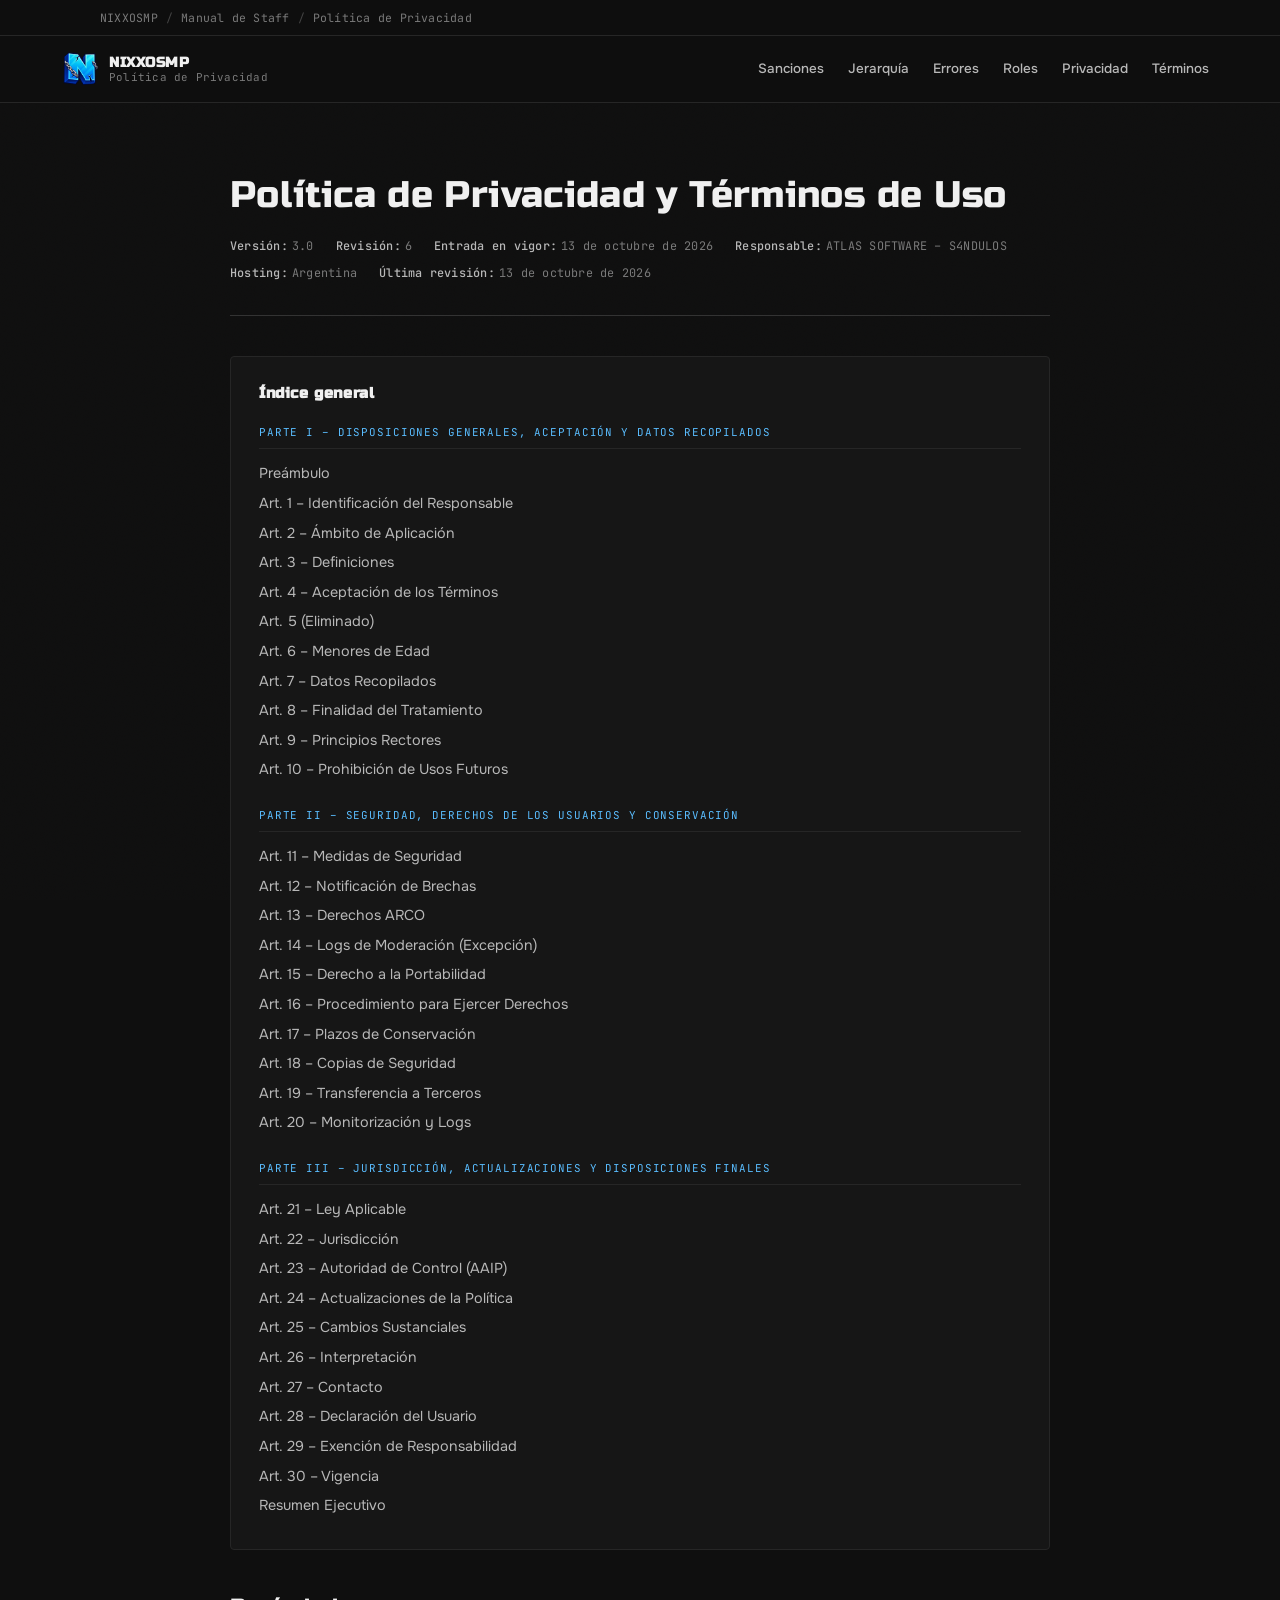
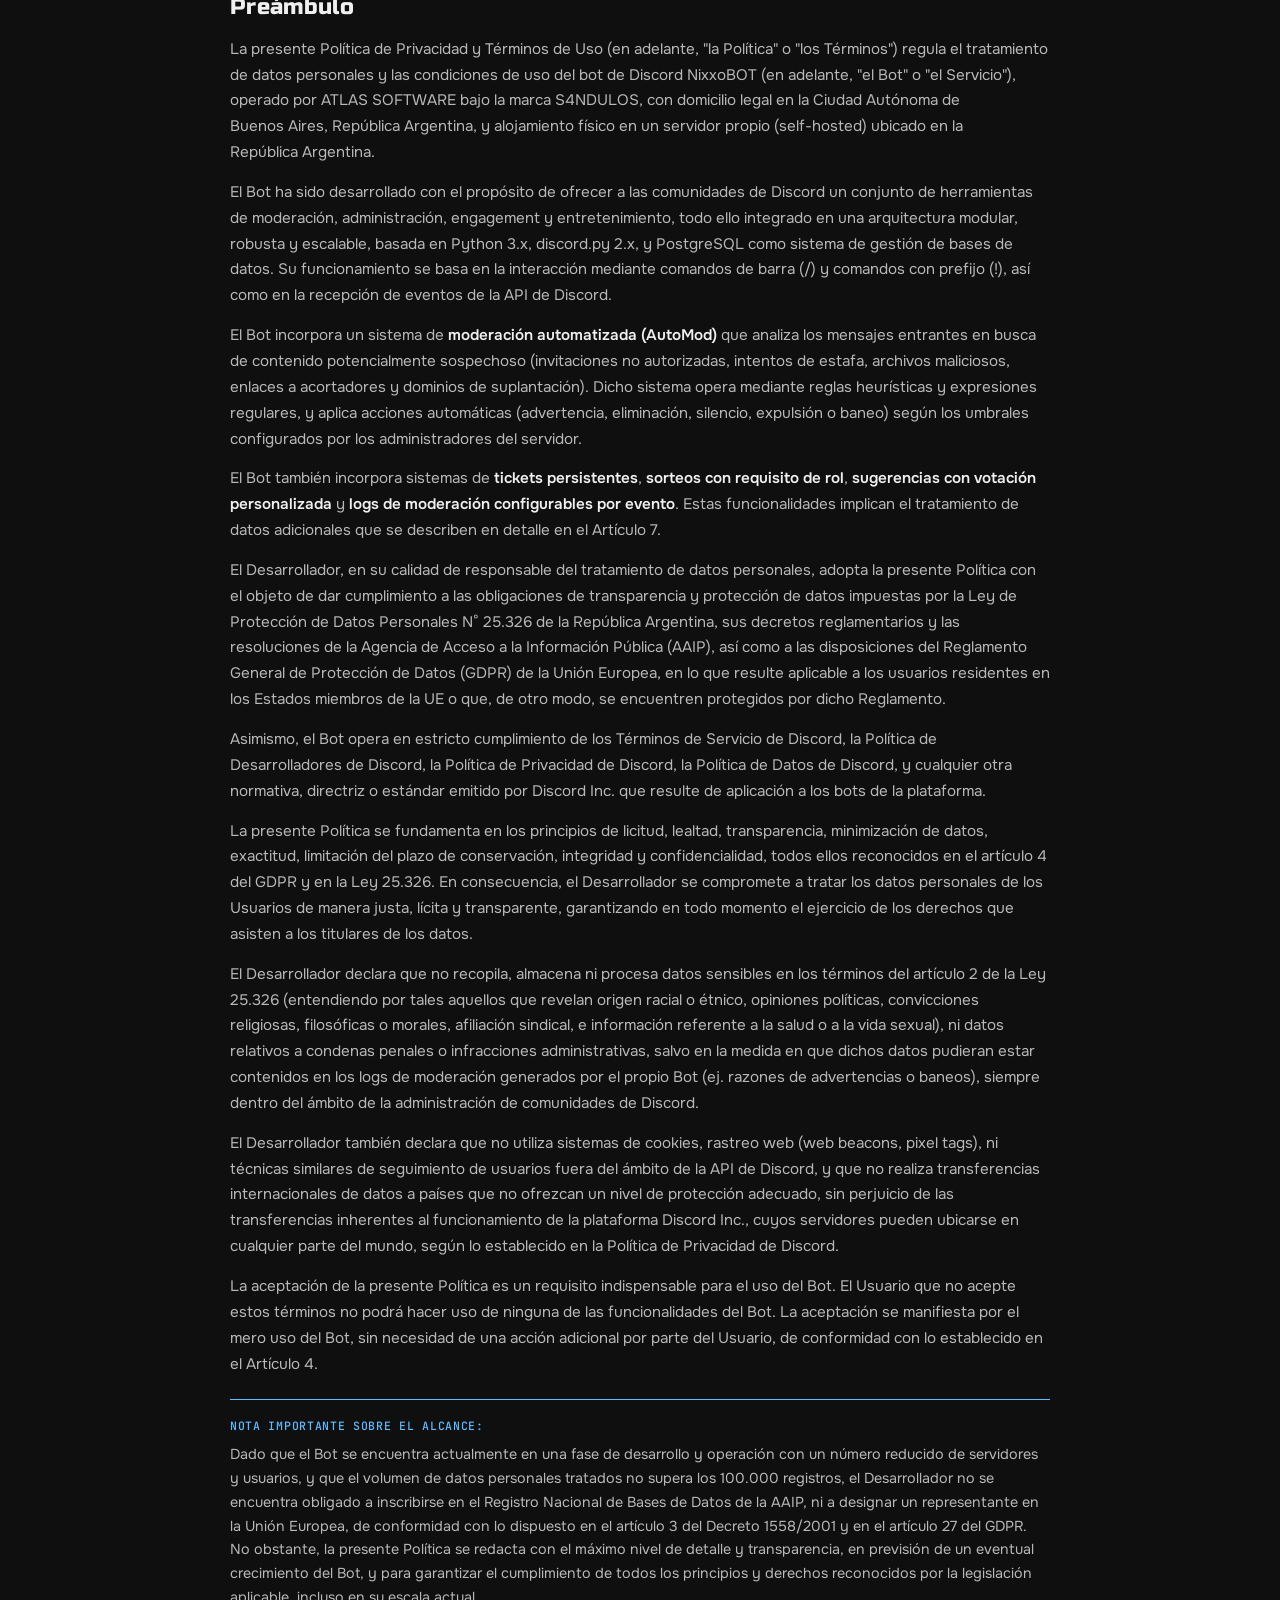
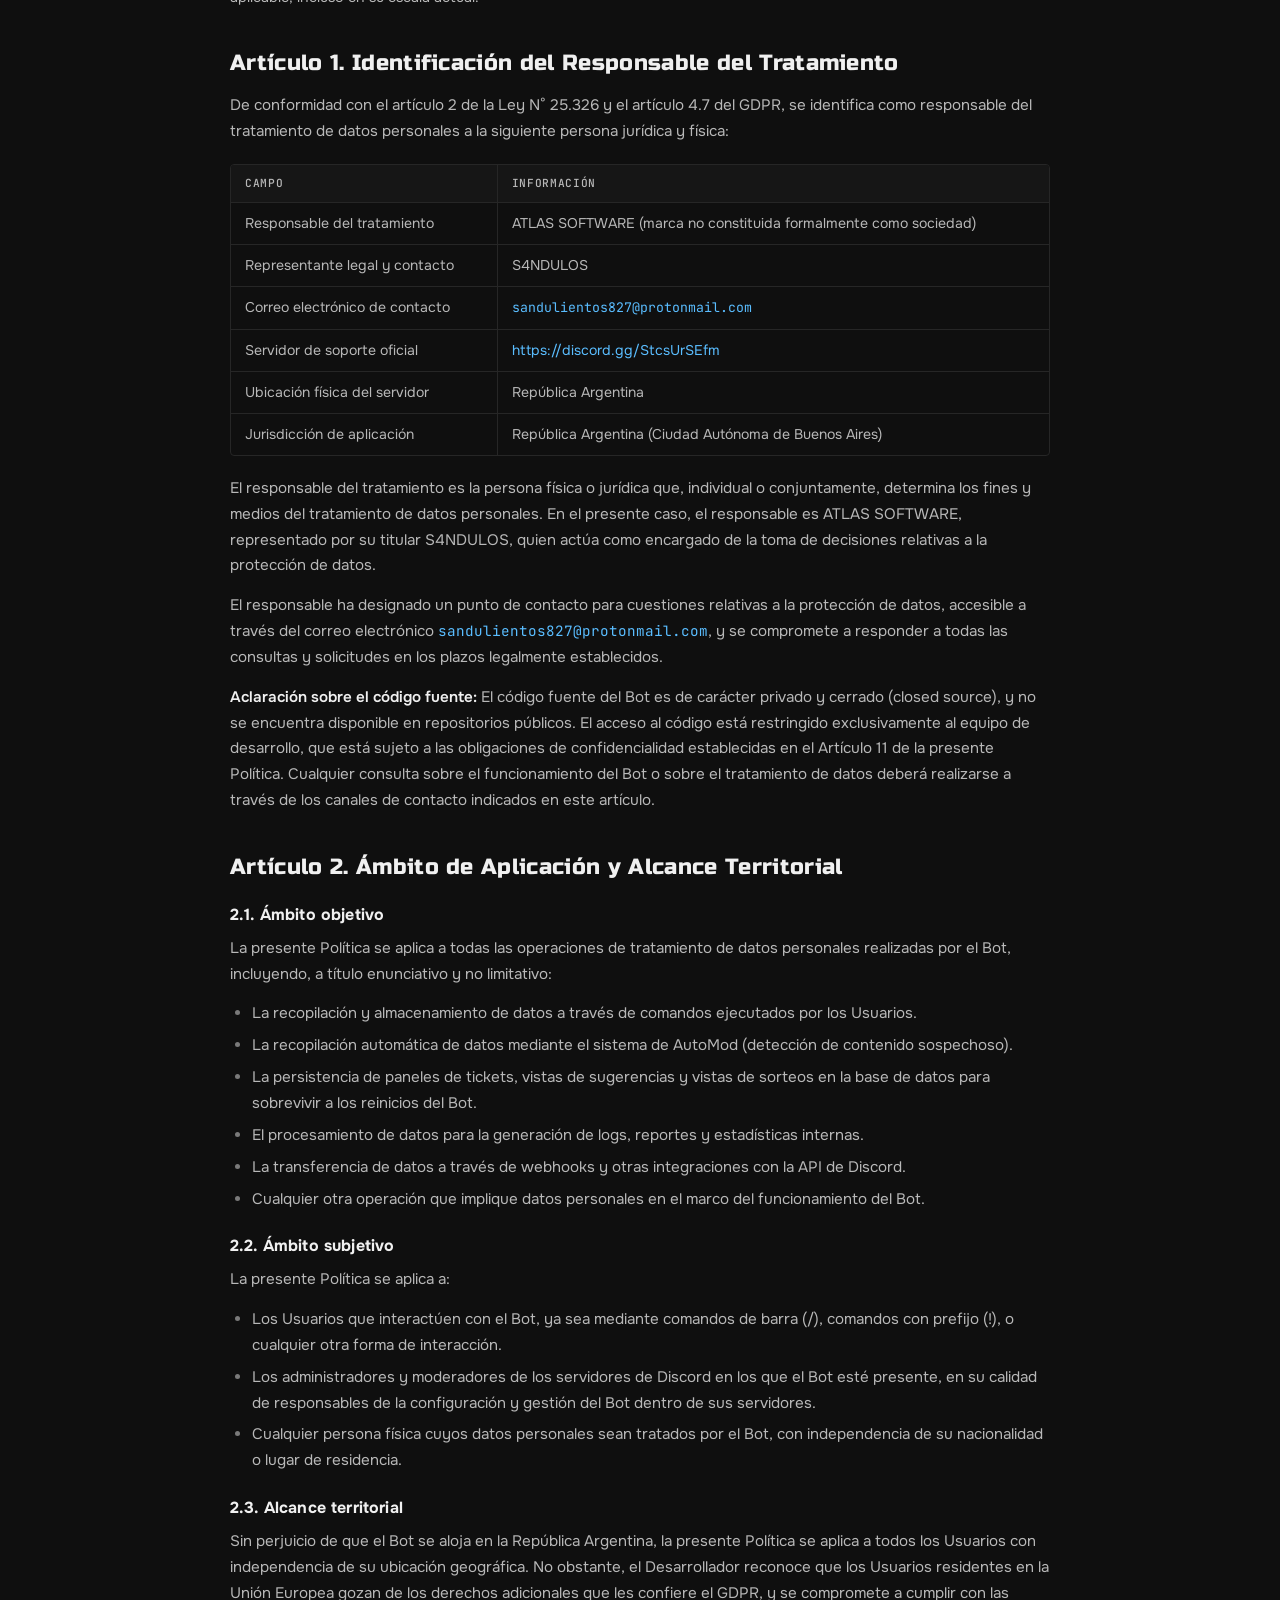
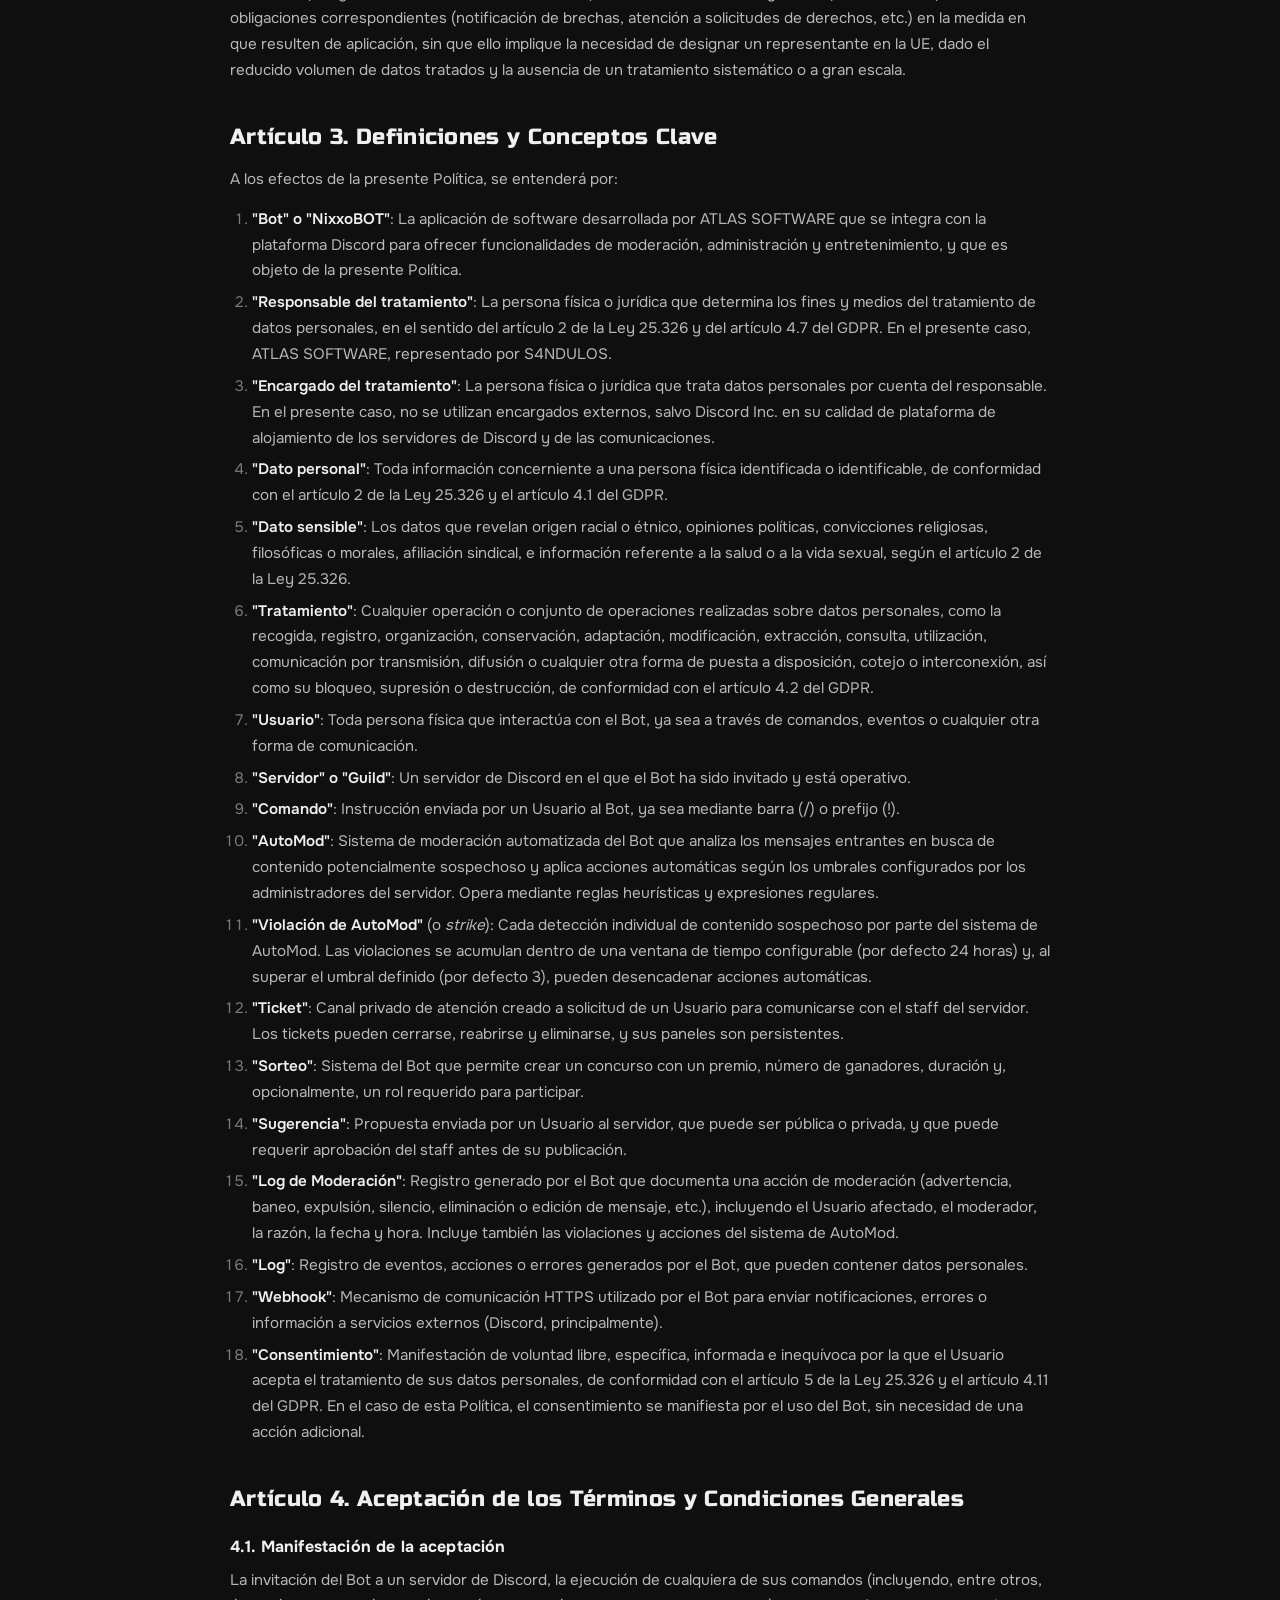
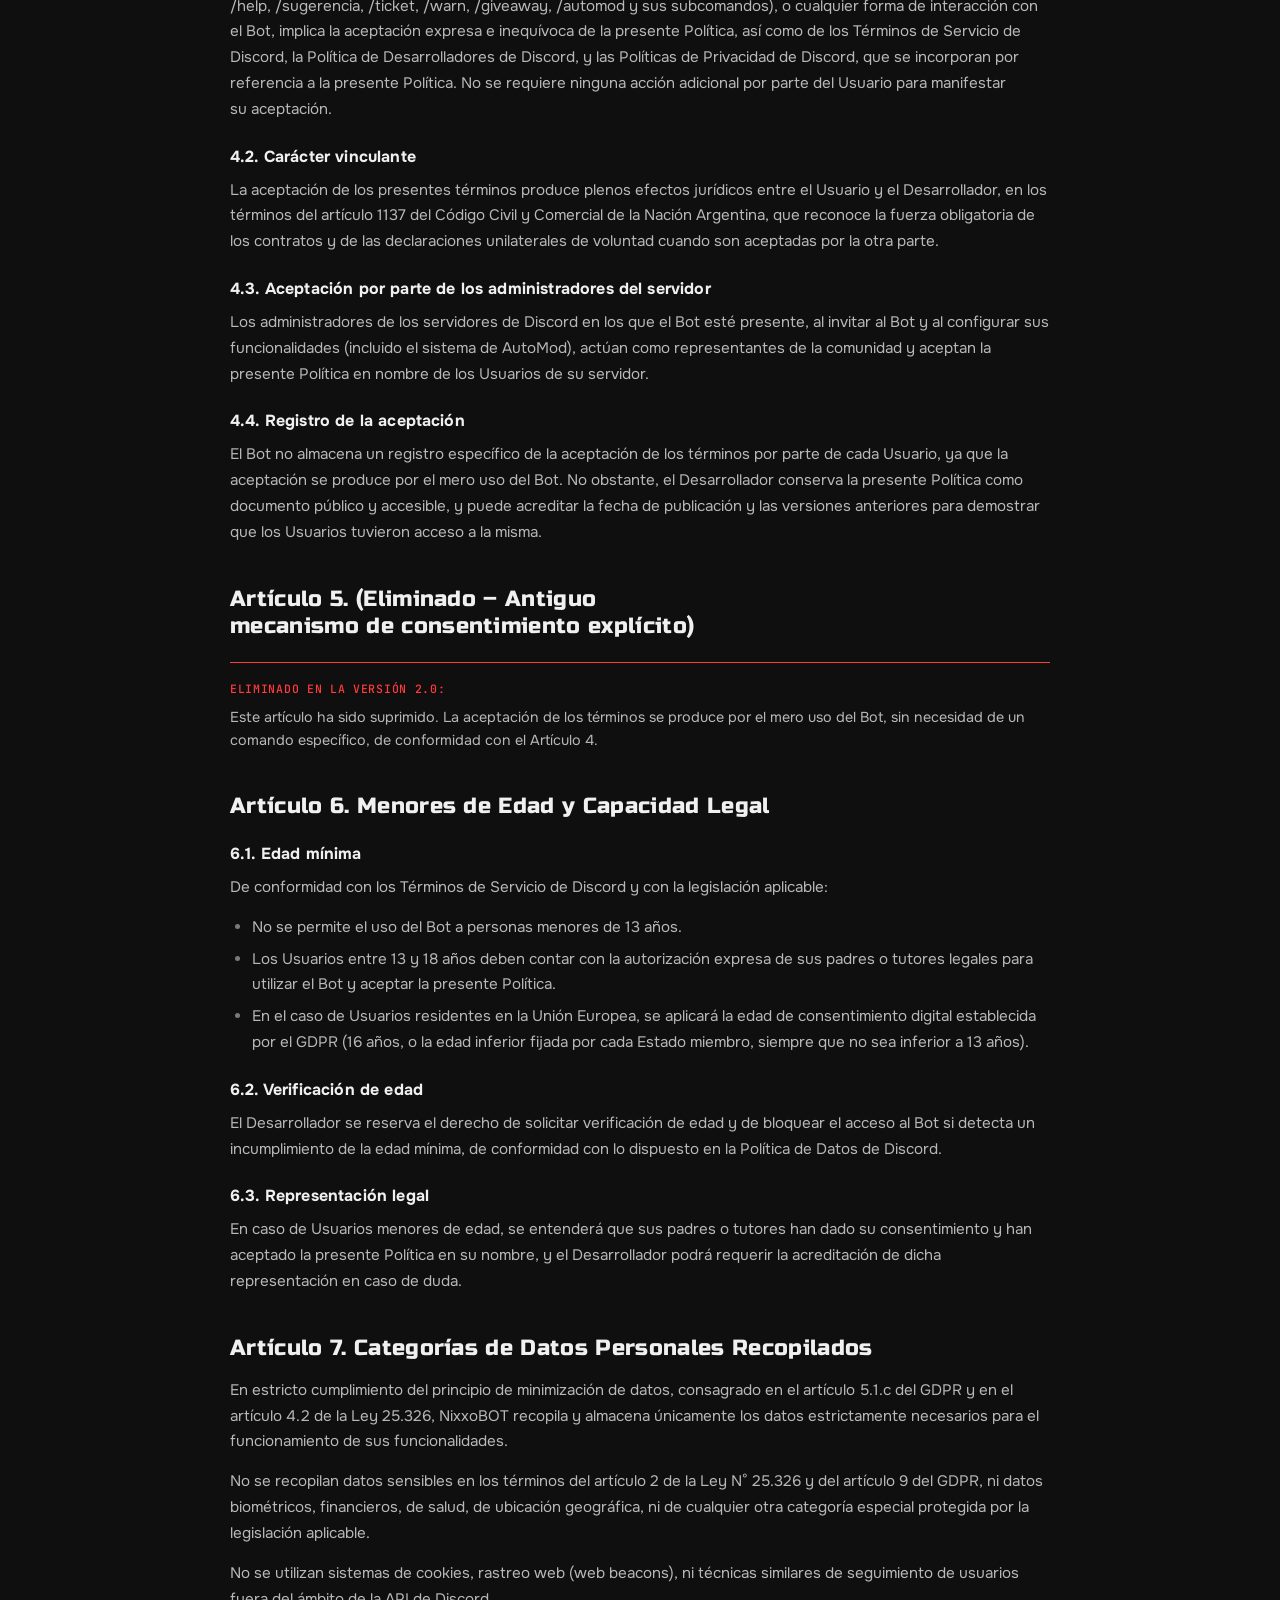
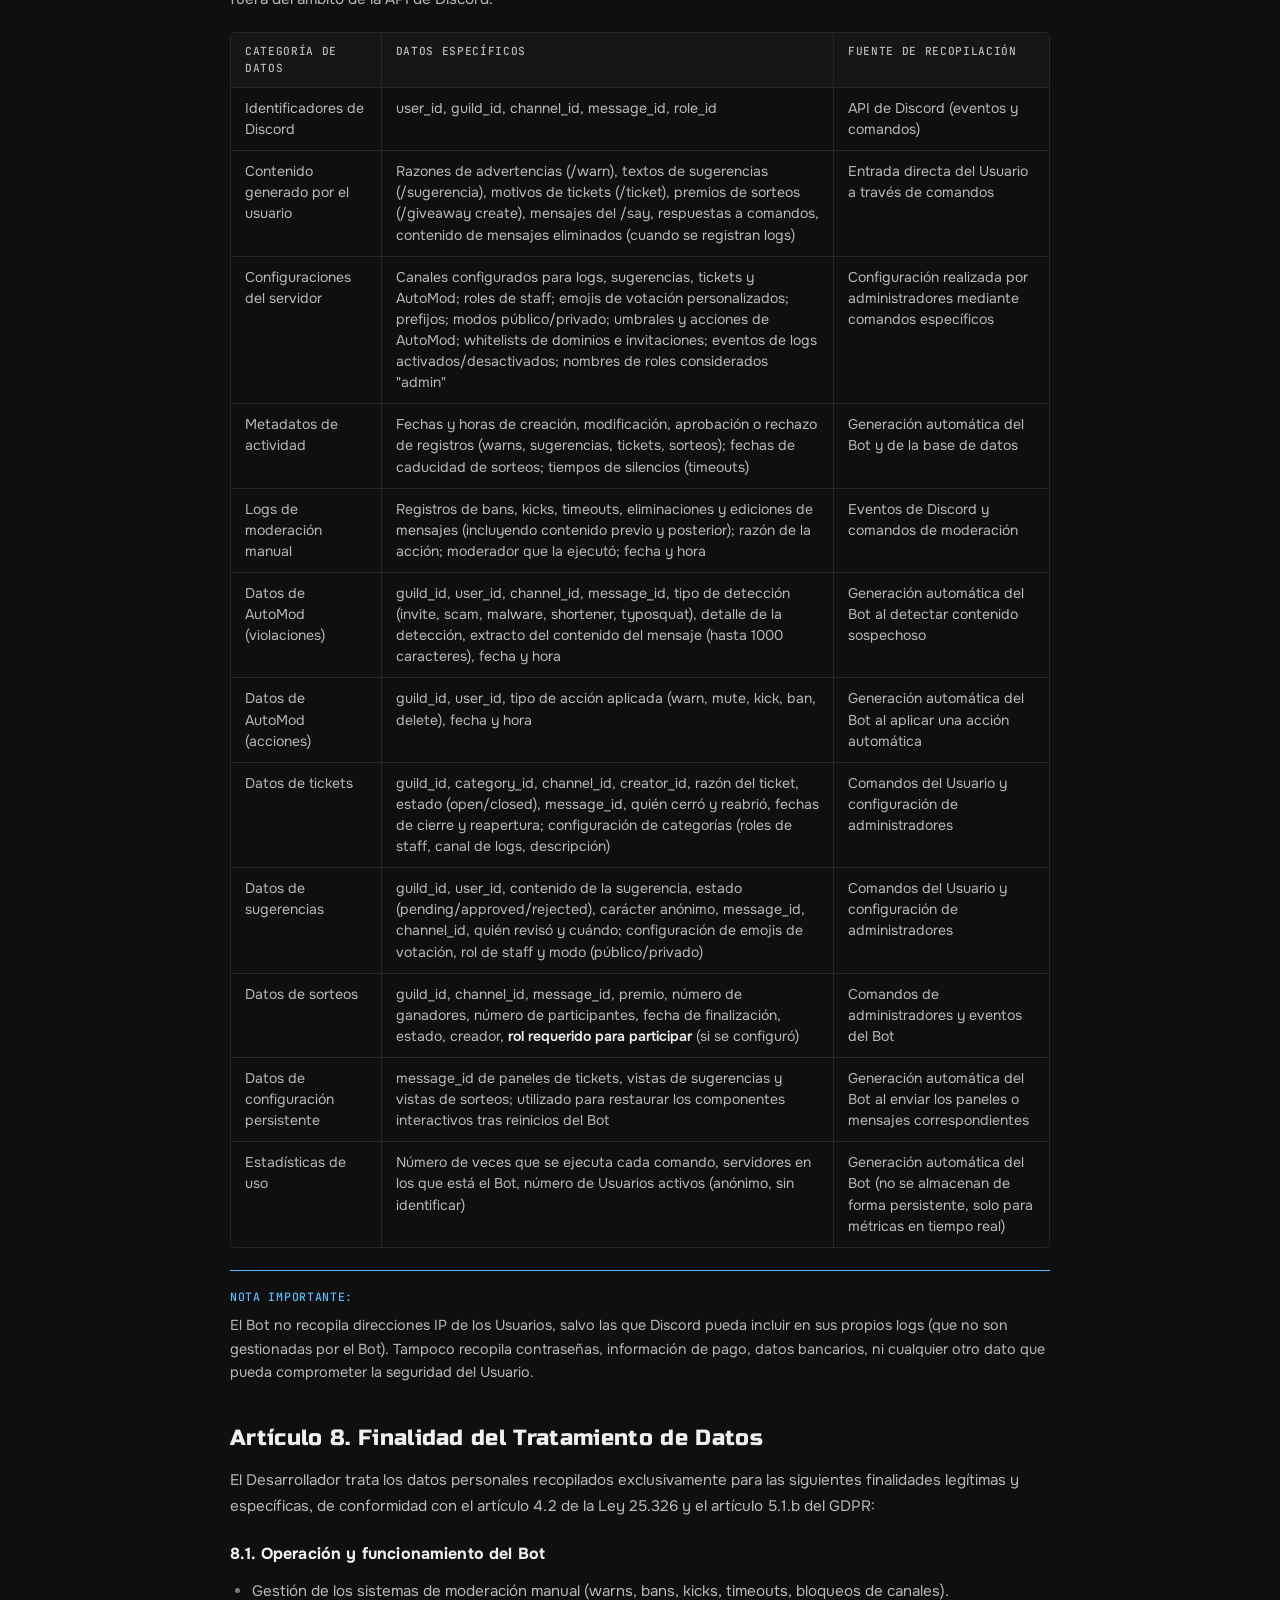
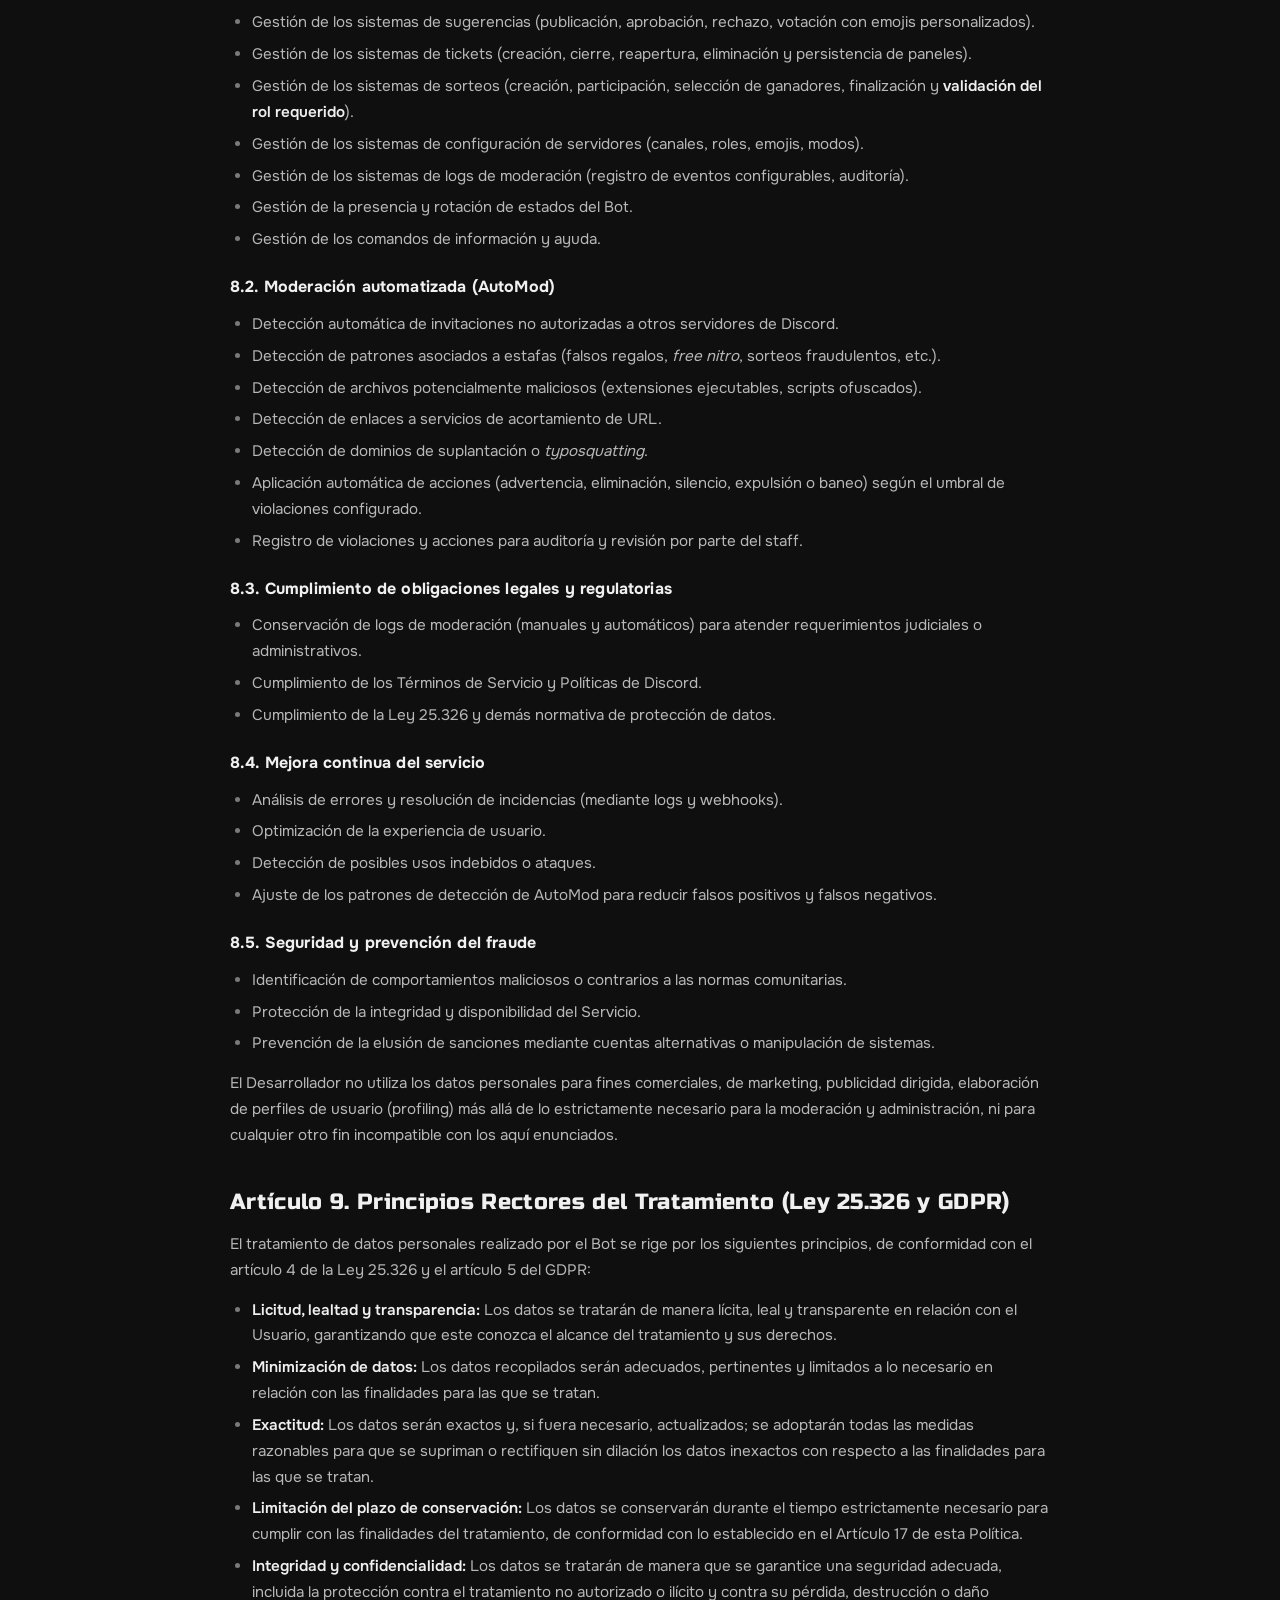
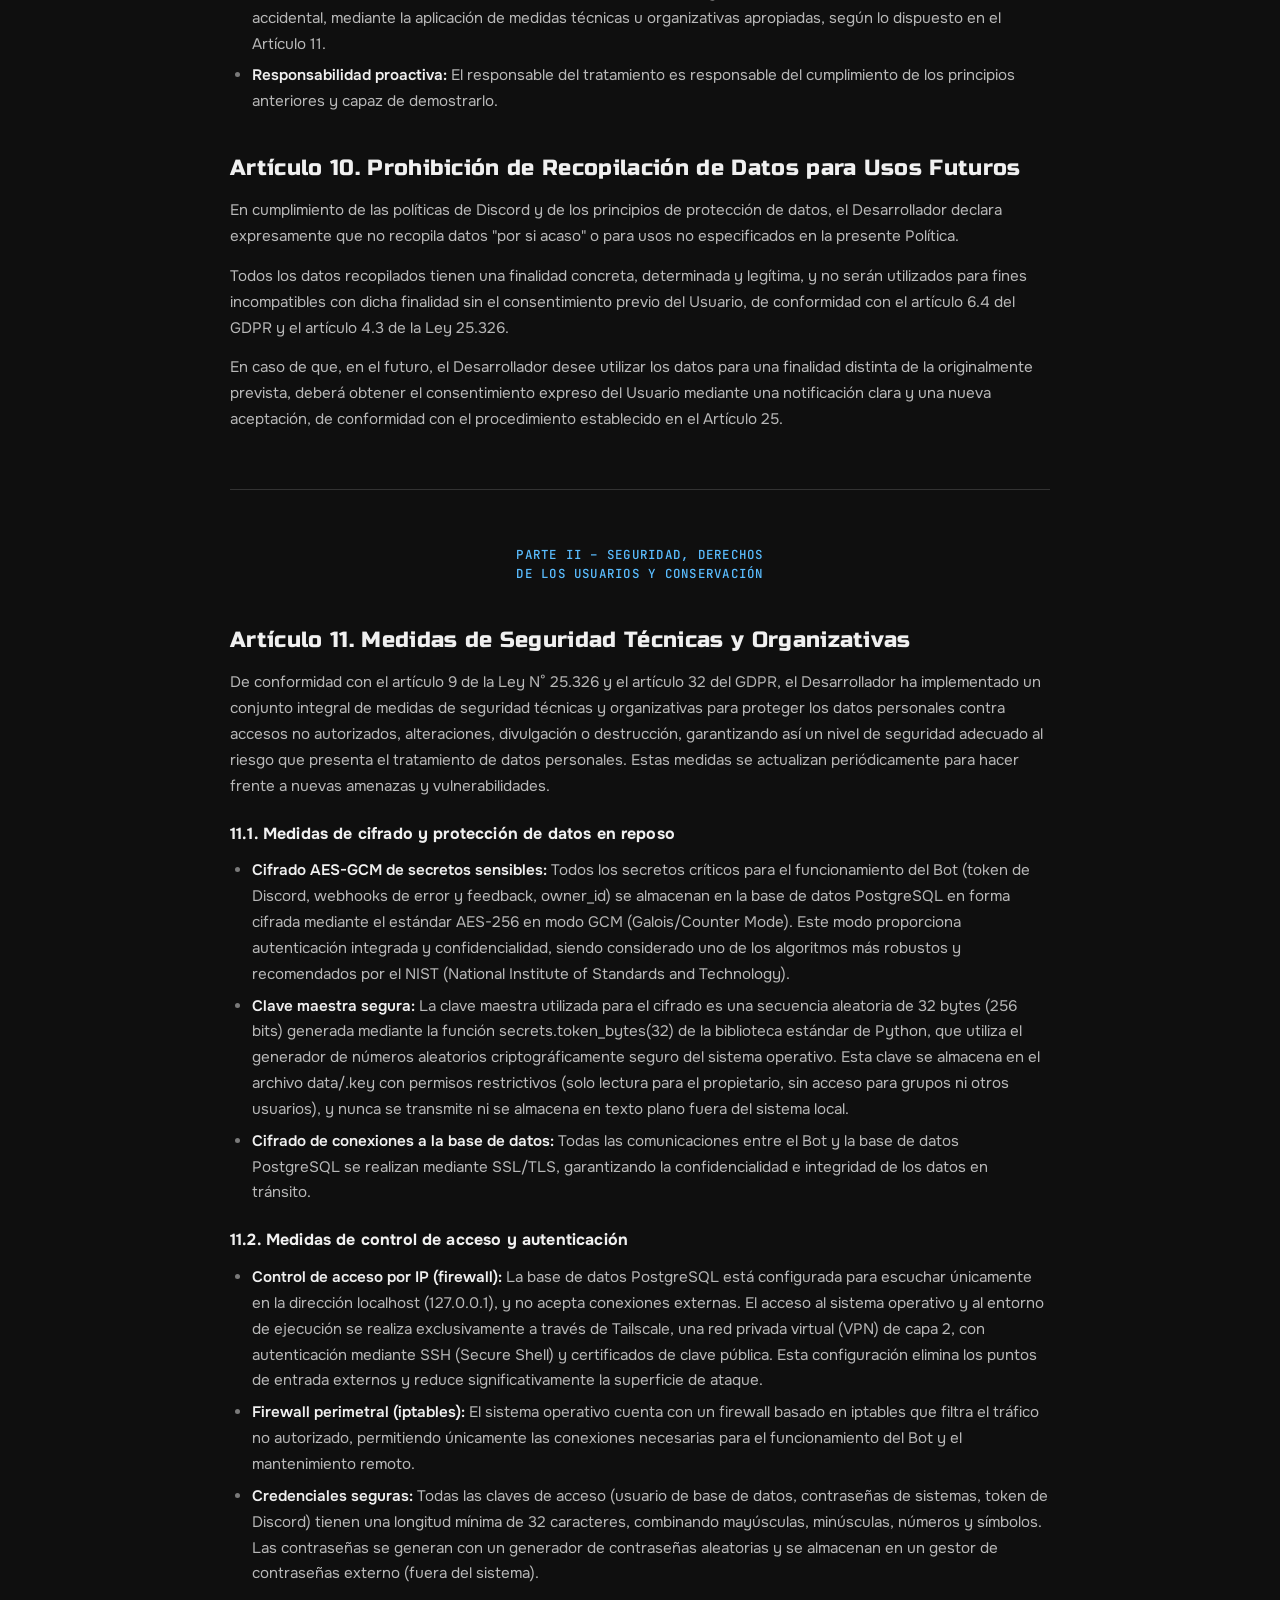
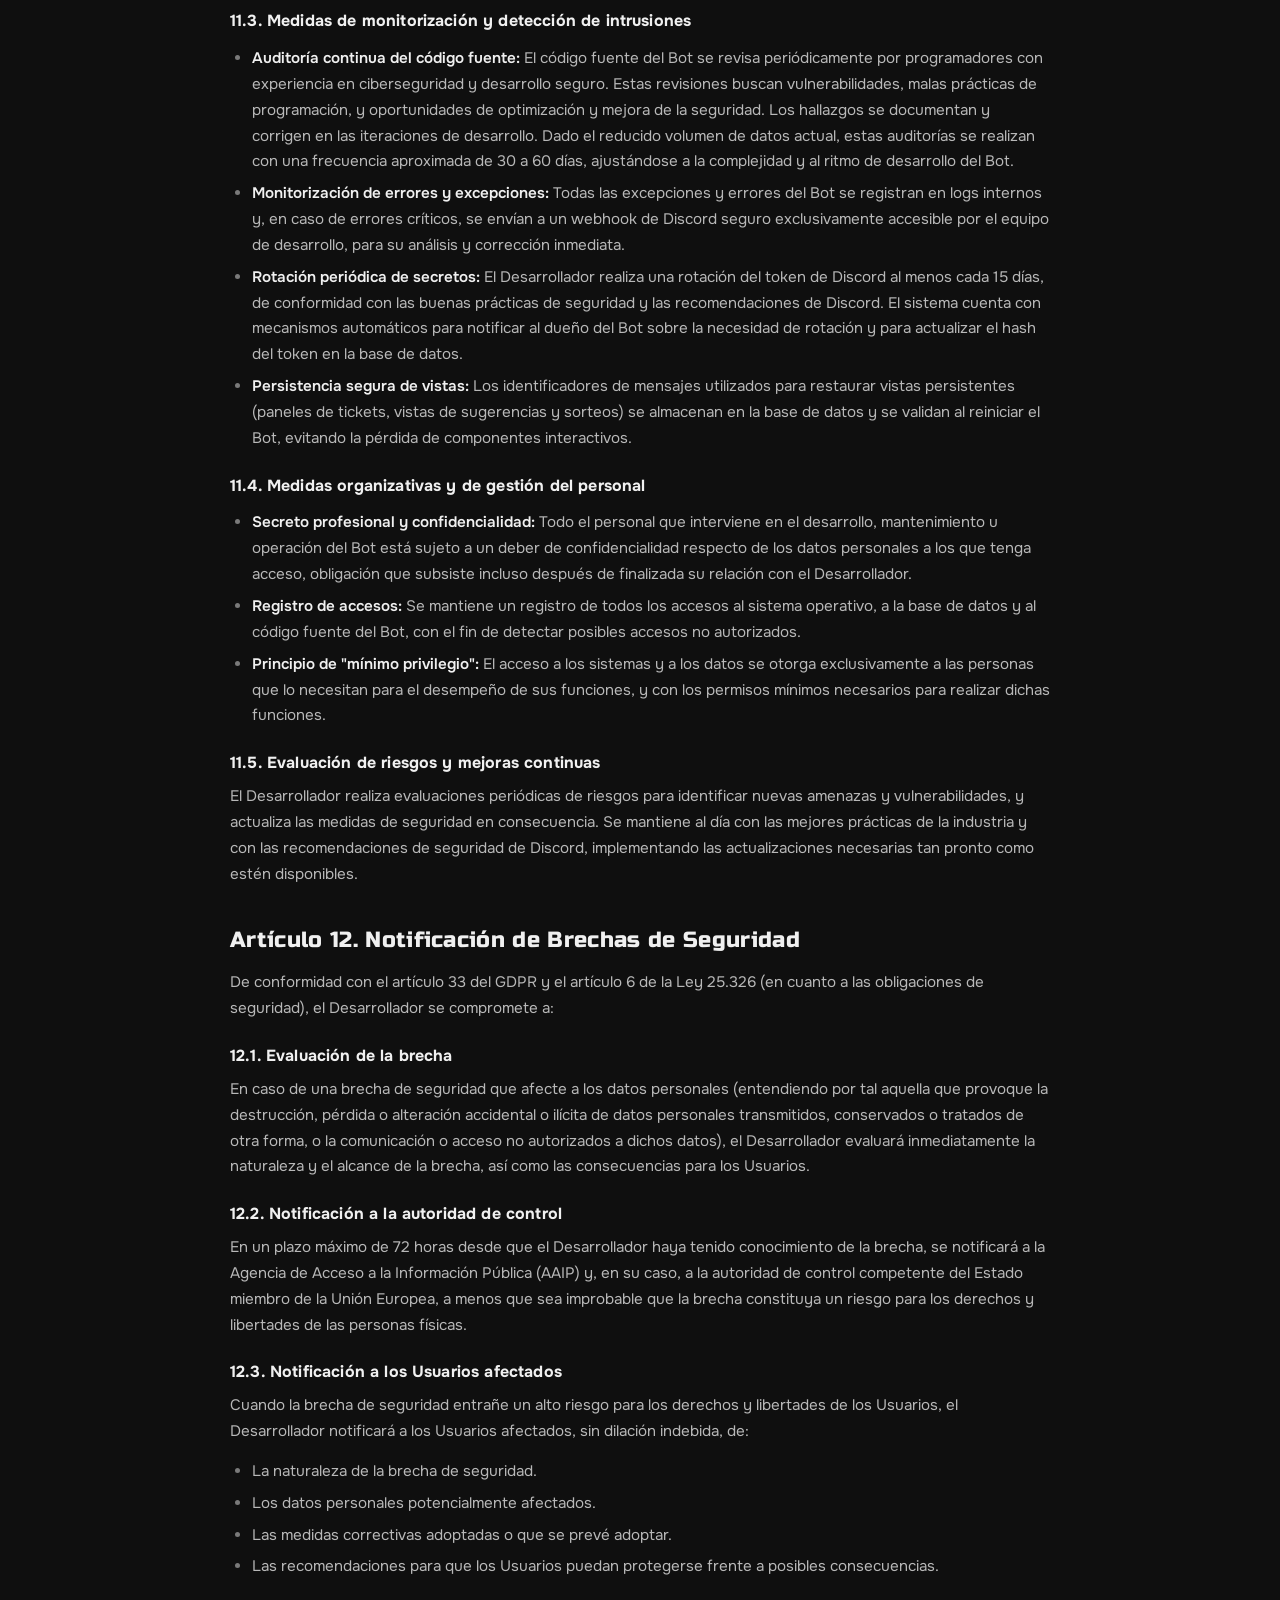
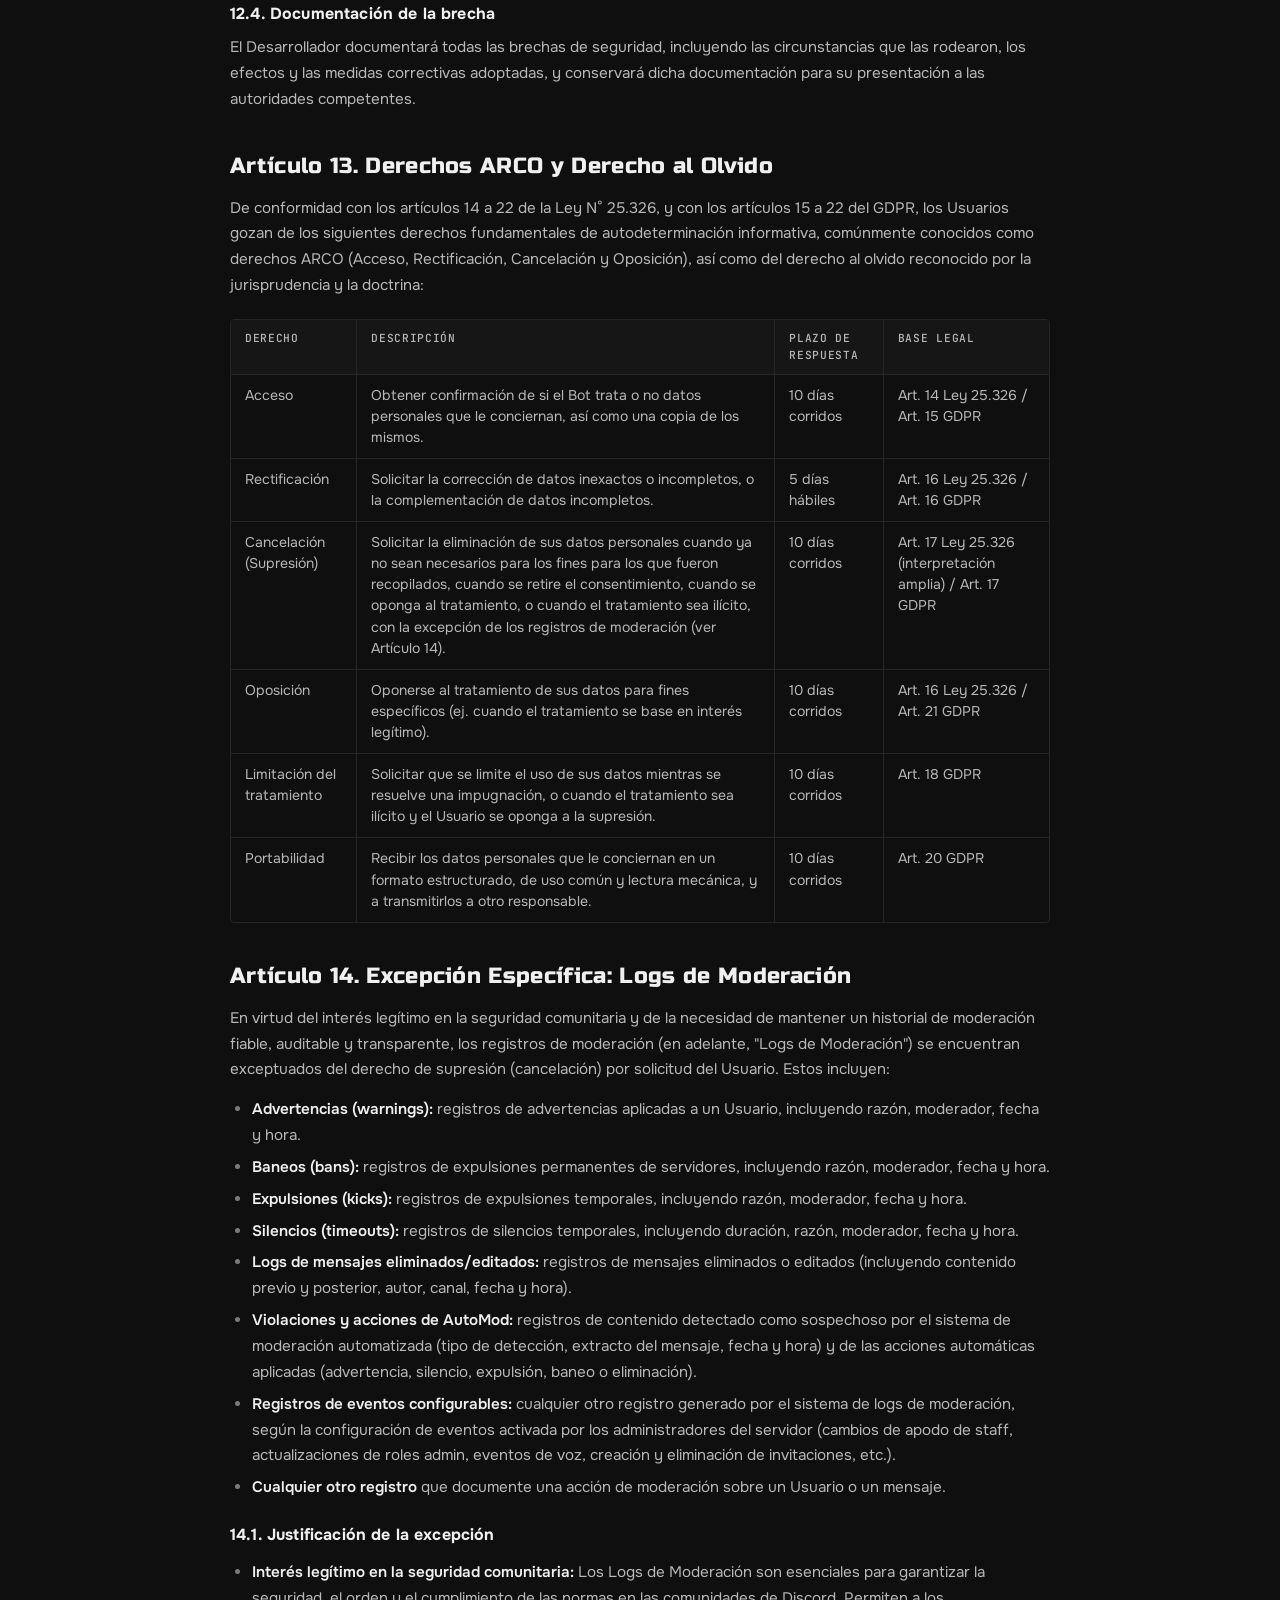
<file: politica.html>
<!DOCTYPE html>
<html lang="es">
<head>
<meta charset="UTF-8" />
<meta name="viewport" content="width=device-width, initial-scale=1.0" />
<meta name="robots" content="noindex, nofollow" />
<title>Política de Privacidad · NixxoBOT</title>
<meta name="description" content="Política de Privacidad y Términos de Uso de NixxoBOT – Versión 3.0" />
<meta name="theme-color" content="#0f0f0f" />

<!-- Canonical -->
<link rel="canonical" href="https://politicasstaff.nixxosmp.lat/politica.html" />

<!-- Favicon -->
<link rel="icon" type="image/webp" href="assets/images/nixxo_logo.webp" />
<link rel="apple-touch-icon" href="assets/images/nixxo_logo.webp" />

<!-- Preconnect y carga de tipografías -->
<link rel="preconnect" href="https://fonts.googleapis.com">
<link rel="preconnect" href="https://fonts.gstatic.com" crossorigin>
<link href="https://fonts.googleapis.com/css2?family=Russo+One&family=Onest:wght@400;500;700&family=JetBrains+Mono:wght@400;500;700&display=swap" rel="stylesheet">

<!-- Open Graph — Facebook, WhatsApp, Discord, LinkedIn, Slack -->
<meta property="og:type" content="article">
<meta property="og:site_name" content="NIXXOSMP">
<meta property="og:locale" content="es_AR">
<meta property="og:url" content="https://politicasstaff.nixxosmp.lat/politica.html">
<meta property="og:title" content="Política de Privacidad · NixxoBOT">
<meta property="og:description" content="Política de Privacidad y Términos de Uso de NixxoBOT – Versión 3.0.">
<meta property="og:image" content="https://politicasstaff.nixxosmp.lat/assets/images/platforms/og-1200x630.jpg">
<meta property="og:image:secure_url" content="https://politicasstaff.nixxosmp.lat/assets/images/platforms/og-1200x630.jpg">
<meta property="og:image:type" content="image/jpeg">
<meta property="og:image:width" content="1200">
<meta property="og:image:height" content="630">
<meta property="og:image:alt" content="Banner de NIXXOSMP - Servidor Survival PvP en español">

<!-- Twitter / X -->
<meta name="twitter:card" content="summary_large_image">
<meta name="twitter:title" content="Política de Privacidad · NixxoBOT">
<meta name="twitter:description" content="Política de Privacidad y Términos de Uso de NixxoBOT – Versión 3.0.">
<meta name="twitter:image" content="https://politicasstaff.nixxosmp.lat/assets/images/platforms/twitter-1200x600.jpg">
<meta name="twitter:image:alt" content="Banner de NIXXOSMP - Servidor Survival PvP en español">

<!-- Telegram -->
<meta property="telegram:image" content="https://politicasstaff.nixxosmp.lat/assets/images/platforms/telegram-1280x720.jpg">

<!-- Hoja de estilos -->
<link rel="stylesheet" href="assets/css/style.css" />
</head>
<body>

<!-- Barra de progreso de lectura -->
<div class="read-progress" aria-hidden="true"><span id="readBar"></span></div>

<header id="siteHeader">
  <div class="crumb">
    <div class="wrap">
      <a href="index.html">NIXXOSMP</a>
      <span class="sep">/</span>
      <a href="index.html">Manual de Staff</a>
      <span class="sep">/</span>
      <span>Política de Privacidad</span>
    </div>
  </div>
  <div class="wrap navbar">
    <a class="brand" href="index.html" aria-label="Inicio del manual">
      <img src="assets/images/nixxo_logo.webp" alt="" width="30" height="30" />
      <span class="txt">
        <b>NIXXOSMP</b>
        <span>Política de Privacidad</span>
      </span>
    </a>
    <button class="navtoggle" id="navToggle" aria-label="Abrir menú" aria-expanded="false" aria-controls="navLinks">
      <span class="bars" aria-hidden="true"></span>
    </button>
    <nav class="links" id="navLinks" aria-label="Navegación del sitio">
      <a href="index.html#sanciones">Sanciones</a>
      <a href="index.html#jerarquia">Jerarquía</a>
      <a href="index.html#errores">Errores</a>
      <a href="index.html#roles">Roles</a>
      <a href="politica.html" class="active">Privacidad</a>
      <a href="terminos.html">Términos</a>
    </nav>
  </div>
</header>

<main>
<section class="docs-section">
  <div class="wrap">
    <div class="docs-content">

      <div class="doc-header">
        <h1>Política de Privacidad y Términos de Uso</h1>
        <div class="metadata">
          <span><strong>Versión:</strong> 3.0</span>
          <span><strong>Revisión:</strong> 6</span>
          <span><strong>Entrada en vigor:</strong> 13 de octubre de 2026</span>
          <span><strong>Responsable:</strong> ATLAS SOFTWARE – S4NDULOS</span>
          <span><strong>Hosting:</strong> Argentina</span>
          <span><strong>Última revisión:</strong> 13 de octubre de 2026</span>
        </div>
      </div>

      <div class="toc-block">
        <strong>Índice general</strong>
        <div class="toc-part">Parte I – Disposiciones Generales, Aceptación y Datos Recopilados</div>
        <ul>
          <li><a href="#preambulo">Preámbulo</a></li>
          <li><a href="#articulo-1">Art. 1 – Identificación del Responsable</a></li>
          <li><a href="#articulo-2">Art. 2 – Ámbito de Aplicación</a></li>
          <li><a href="#articulo-3">Art. 3 – Definiciones</a></li>
          <li><a href="#articulo-4">Art. 4 – Aceptación de los Términos</a></li>
          <li><a href="#articulo-5">Art. 5 (Eliminado)</a></li>
          <li><a href="#articulo-6">Art. 6 – Menores de Edad</a></li>
          <li><a href="#articulo-7">Art. 7 – Datos Recopilados</a></li>
          <li><a href="#articulo-8">Art. 8 – Finalidad del Tratamiento</a></li>
          <li><a href="#articulo-9">Art. 9 – Principios Rectores</a></li>
          <li><a href="#articulo-10">Art. 10 – Prohibición de Usos Futuros</a></li>
        </ul>
        <div class="toc-part">Parte II – Seguridad, Derechos de los Usuarios y Conservación</div>
        <ul>
          <li><a href="#articulo-11">Art. 11 – Medidas de Seguridad</a></li>
          <li><a href="#articulo-12">Art. 12 – Notificación de Brechas</a></li>
          <li><a href="#articulo-13">Art. 13 – Derechos ARCO</a></li>
          <li><a href="#articulo-14">Art. 14 – Logs de Moderación (Excepción)</a></li>
          <li><a href="#articulo-15">Art. 15 – Derecho a la Portabilidad</a></li>
          <li><a href="#articulo-16">Art. 16 – Procedimiento para Ejercer Derechos</a></li>
          <li><a href="#articulo-17">Art. 17 – Plazos de Conservación</a></li>
          <li><a href="#articulo-18">Art. 18 – Copias de Seguridad</a></li>
          <li><a href="#articulo-19">Art. 19 – Transferencia a Terceros</a></li>
          <li><a href="#articulo-20">Art. 20 – Monitorización y Logs</a></li>
        </ul>
        <div class="toc-part">Parte III – Jurisdicción, Actualizaciones y Disposiciones Finales</div>
        <ul>
          <li><a href="#articulo-21">Art. 21 – Ley Aplicable</a></li>
          <li><a href="#articulo-22">Art. 22 – Jurisdicción</a></li>
          <li><a href="#articulo-23">Art. 23 – Autoridad de Control (AAIP)</a></li>
          <li><a href="#articulo-24">Art. 24 – Actualizaciones de la Política</a></li>
          <li><a href="#articulo-25">Art. 25 – Cambios Sustanciales</a></li>
          <li><a href="#articulo-26">Art. 26 – Interpretación</a></li>
          <li><a href="#articulo-27">Art. 27 – Contacto</a></li>
          <li><a href="#articulo-28">Art. 28 – Declaración del Usuario</a></li>
          <li><a href="#articulo-29">Art. 29 – Exención de Responsabilidad</a></li>
          <li><a href="#articulo-30">Art. 30 – Vigencia</a></li>
          <li><a href="#resumen">Resumen Ejecutivo</a></li>
        </ul>
      </div>

      <!-- ============ PARTE I ============ -->
      <div class="article" id="preambulo">
        <h2>Preámbulo</h2>
        <p>La presente Política de Privacidad y Términos de Uso (en adelante, "la Política" o "los Términos") regula el tratamiento de datos personales y las condiciones de uso del bot de Discord NixxoBOT (en adelante, "el Bot" o "el Servicio"), operado por ATLAS SOFTWARE bajo la marca S4NDULOS, con domicilio legal en la Ciudad Autónoma de Buenos Aires, República Argentina, y alojamiento físico en un servidor propio (self-hosted) ubicado en la República Argentina.</p>
        <p>El Bot ha sido desarrollado con el propósito de ofrecer a las comunidades de Discord un conjunto de herramientas de moderación, administración, engagement y entretenimiento, todo ello integrado en una arquitectura modular, robusta y escalable, basada en Python 3.x, discord.py 2.x, y PostgreSQL como sistema de gestión de bases de datos. Su funcionamiento se basa en la interacción mediante comandos de barra (/) y comandos con prefijo (!), así como en la recepción de eventos de la API de Discord.</p>
        <p>El Bot incorpora un sistema de <strong>moderación automatizada (AutoMod)</strong> que analiza los mensajes entrantes en busca de contenido potencialmente sospechoso (invitaciones no autorizadas, intentos de estafa, archivos maliciosos, enlaces a acortadores y dominios de suplantación). Dicho sistema opera mediante reglas heurísticas y expresiones regulares, y aplica acciones automáticas (advertencia, eliminación, silencio, expulsión o baneo) según los umbrales configurados por los administradores del servidor.</p>
        <p>El Bot también incorpora sistemas de <strong>tickets persistentes</strong>, <strong>sorteos con requisito de rol</strong>, <strong>sugerencias con votación personalizada</strong> y <strong>logs de moderación configurables por evento</strong>. Estas funcionalidades implican el tratamiento de datos adicionales que se describen en detalle en el Artículo 7.</p>
        <p>El Desarrollador, en su calidad de responsable del tratamiento de datos personales, adopta la presente Política con el objeto de dar cumplimiento a las obligaciones de transparencia y protección de datos impuestas por la Ley de Protección de Datos Personales N° 25.326 de la República Argentina, sus decretos reglamentarios y las resoluciones de la Agencia de Acceso a la Información Pública (AAIP), así como a las disposiciones del Reglamento General de Protección de Datos (GDPR) de la Unión Europea, en lo que resulte aplicable a los usuarios residentes en los Estados miembros de la UE o que, de otro modo, se encuentren protegidos por dicho Reglamento.</p>
        <p>Asimismo, el Bot opera en estricto cumplimiento de los Términos de Servicio de Discord, la Política de Desarrolladores de Discord, la Política de Privacidad de Discord, la Política de Datos de Discord, y cualquier otra normativa, directriz o estándar emitido por Discord Inc. que resulte de aplicación a los bots de la plataforma.</p>
        <p>La presente Política se fundamenta en los principios de licitud, lealtad, transparencia, minimización de datos, exactitud, limitación del plazo de conservación, integridad y confidencialidad, todos ellos reconocidos en el artículo 4 del GDPR y en la Ley 25.326. En consecuencia, el Desarrollador se compromete a tratar los datos personales de los Usuarios de manera justa, lícita y transparente, garantizando en todo momento el ejercicio de los derechos que asisten a los titulares de los datos.</p>
        <p>El Desarrollador declara que no recopila, almacena ni procesa datos sensibles en los términos del artículo 2 de la Ley 25.326 (entendiendo por tales aquellos que revelan origen racial o étnico, opiniones políticas, convicciones religiosas, filosóficas o morales, afiliación sindical, e información referente a la salud o a la vida sexual), ni datos relativos a condenas penales o infracciones administrativas, salvo en la medida en que dichos datos pudieran estar contenidos en los logs de moderación generados por el propio Bot (ej. razones de advertencias o baneos), siempre dentro del ámbito de la administración de comunidades de Discord.</p>
        <p>El Desarrollador también declara que no utiliza sistemas de cookies, rastreo web (web beacons, pixel tags), ni técnicas similares de seguimiento de usuarios fuera del ámbito de la API de Discord, y que no realiza transferencias internacionales de datos a países que no ofrezcan un nivel de protección adecuado, sin perjuicio de las transferencias inherentes al funcionamiento de la plataforma Discord Inc., cuyos servidores pueden ubicarse en cualquier parte del mundo, según lo establecido en la Política de Privacidad de Discord.</p>
        <p>La aceptación de la presente Política es un requisito indispensable para el uso del Bot. El Usuario que no acepte estos términos no podrá hacer uso de ninguna de las funcionalidades del Bot. La aceptación se manifiesta por el mero uso del Bot, sin necesidad de una acción adicional por parte del Usuario, de conformidad con lo establecido en el Artículo 4.</p>
        <div class="note">
          <strong>Nota importante sobre el alcance:</strong> Dado que el Bot se encuentra actualmente en una fase de desarrollo y operación con un número reducido de servidores y usuarios, y que el volumen de datos personales tratados no supera los 100.000 registros, el Desarrollador no se encuentra obligado a inscribirse en el Registro Nacional de Bases de Datos de la AAIP, ni a designar un representante en la Unión Europea, de conformidad con lo dispuesto en el artículo 3 del Decreto 1558/2001 y en el artículo 27 del GDPR. No obstante, la presente Política se redacta con el máximo nivel de detalle y transparencia, en previsión de un eventual crecimiento del Bot, y para garantizar el cumplimiento de todos los principios y derechos reconocidos por la legislación aplicable, incluso en su escala actual.
        </div>
      </div>

      <div class="article" id="articulo-1">
        <h2>Artículo 1. Identificación del Responsable del Tratamiento</h2>
        <p>De conformidad con el artículo 2 de la Ley N° 25.326 y el artículo 4.7 del GDPR, se identifica como responsable del tratamiento de datos personales a la siguiente persona jurídica y física:</p>
        <div class="table-wrap">
          <table>
            <tr><th>Campo</th><th>Información</th></tr>
            <tr><td>Responsable del tratamiento</td><td>ATLAS SOFTWARE (marca no constituida formalmente como sociedad)</td></tr>
            <tr><td>Representante legal y contacto</td><td>S4NDULOS</td></tr>
            <tr><td>Correo electrónico de contacto</td><td><span class="obfuscated-email" data-u="sandulientos827" data-d="protonmail.com"></span></td></tr>
            <tr><td>Servidor de soporte oficial</td><td><a href="https://discord.gg/StcsUrSEfm" target="_blank" rel="noopener">https://discord.gg/StcsUrSEfm</a></td></tr>
            <tr><td>Ubicación física del servidor</td><td>República Argentina</td></tr>
            <tr><td>Jurisdicción de aplicación</td><td>República Argentina (Ciudad Autónoma de Buenos Aires)</td></tr>
          </table>
        </div>
        <p>El responsable del tratamiento es la persona física o jurídica que, individual o conjuntamente, determina los fines y medios del tratamiento de datos personales. En el presente caso, el responsable es ATLAS SOFTWARE, representado por su titular S4NDULOS, quien actúa como encargado de la toma de decisiones relativas a la protección de datos.</p>
        <p>El responsable ha designado un punto de contacto para cuestiones relativas a la protección de datos, accesible a través del correo electrónico <span class="obfuscated-email" data-u="sandulientos827" data-d="protonmail.com"></span>, y se compromete a responder a todas las consultas y solicitudes en los plazos legalmente establecidos.</p>
        <p><strong>Aclaración sobre el código fuente:</strong> El código fuente del Bot es de carácter privado y cerrado (closed source), y no se encuentra disponible en repositorios públicos. El acceso al código está restringido exclusivamente al equipo de desarrollo, que está sujeto a las obligaciones de confidencialidad establecidas en el Artículo 11 de la presente Política. Cualquier consulta sobre el funcionamiento del Bot o sobre el tratamiento de datos deberá realizarse a través de los canales de contacto indicados en este artículo.</p>
      </div>

      <div class="article" id="articulo-2">
        <h2>Artículo 2. Ámbito de Aplicación y Alcance Territorial</h2>
        <h3>2.1. Ámbito objetivo</h3>
        <p>La presente Política se aplica a todas las operaciones de tratamiento de datos personales realizadas por el Bot, incluyendo, a título enunciativo y no limitativo:</p>
        <ul>
          <li>La recopilación y almacenamiento de datos a través de comandos ejecutados por los Usuarios.</li>
          <li>La recopilación automática de datos mediante el sistema de AutoMod (detección de contenido sospechoso).</li>
          <li>La persistencia de paneles de tickets, vistas de sugerencias y vistas de sorteos en la base de datos para sobrevivir a los reinicios del Bot.</li>
          <li>El procesamiento de datos para la generación de logs, reportes y estadísticas internas.</li>
          <li>La transferencia de datos a través de webhooks y otras integraciones con la API de Discord.</li>
          <li>Cualquier otra operación que implique datos personales en el marco del funcionamiento del Bot.</li>
        </ul>
        <h3>2.2. Ámbito subjetivo</h3>
        <p>La presente Política se aplica a:</p>
        <ul>
          <li>Los Usuarios que interactúen con el Bot, ya sea mediante comandos de barra (/), comandos con prefijo (!), o cualquier otra forma de interacción.</li>
          <li>Los administradores y moderadores de los servidores de Discord en los que el Bot esté presente, en su calidad de responsables de la configuración y gestión del Bot dentro de sus servidores.</li>
          <li>Cualquier persona física cuyos datos personales sean tratados por el Bot, con independencia de su nacionalidad o lugar de residencia.</li>
        </ul>
        <h3>2.3. Alcance territorial</h3>
        <p>Sin perjuicio de que el Bot se aloja en la República Argentina, la presente Política se aplica a todos los Usuarios con independencia de su ubicación geográfica. No obstante, el Desarrollador reconoce que los Usuarios residentes en la Unión Europea gozan de los derechos adicionales que les confiere el GDPR, y se compromete a cumplir con las obligaciones correspondientes (notificación de brechas, atención a solicitudes de derechos, etc.) en la medida en que resulten de aplicación, sin que ello implique la necesidad de designar un representante en la UE, dado el reducido volumen de datos tratados y la ausencia de un tratamiento sistemático o a gran escala.</p>
      </div>

      <div class="article" id="articulo-3">
        <h2>Artículo 3. Definiciones y Conceptos Clave</h2>
        <p>A los efectos de la presente Política, se entenderá por:</p>
        <ol>
          <li><strong>"Bot" o "NixxoBOT"</strong>: La aplicación de software desarrollada por ATLAS SOFTWARE que se integra con la plataforma Discord para ofrecer funcionalidades de moderación, administración y entretenimiento, y que es objeto de la presente Política.</li>
          <li><strong>"Responsable del tratamiento"</strong>: La persona física o jurídica que determina los fines y medios del tratamiento de datos personales, en el sentido del artículo 2 de la Ley 25.326 y del artículo 4.7 del GDPR. En el presente caso, ATLAS SOFTWARE, representado por S4NDULOS.</li>
          <li><strong>"Encargado del tratamiento"</strong>: La persona física o jurídica que trata datos personales por cuenta del responsable. En el presente caso, no se utilizan encargados externos, salvo Discord Inc. en su calidad de plataforma de alojamiento de los servidores de Discord y de las comunicaciones.</li>
          <li><strong>"Dato personal"</strong>: Toda información concerniente a una persona física identificada o identificable, de conformidad con el artículo 2 de la Ley 25.326 y el artículo 4.1 del GDPR.</li>
          <li><strong>"Dato sensible"</strong>: Los datos que revelan origen racial o étnico, opiniones políticas, convicciones religiosas, filosóficas o morales, afiliación sindical, e información referente a la salud o a la vida sexual, según el artículo 2 de la Ley 25.326.</li>
          <li><strong>"Tratamiento"</strong>: Cualquier operación o conjunto de operaciones realizadas sobre datos personales, como la recogida, registro, organización, conservación, adaptación, modificación, extracción, consulta, utilización, comunicación por transmisión, difusión o cualquier otra forma de puesta a disposición, cotejo o interconexión, así como su bloqueo, supresión o destrucción, de conformidad con el artículo 4.2 del GDPR.</li>
          <li><strong>"Usuario"</strong>: Toda persona física que interactúa con el Bot, ya sea a través de comandos, eventos o cualquier otra forma de comunicación.</li>
          <li><strong>"Servidor" o "Guild"</strong>: Un servidor de Discord en el que el Bot ha sido invitado y está operativo.</li>
          <li><strong>"Comando"</strong>: Instrucción enviada por un Usuario al Bot, ya sea mediante barra (/) o prefijo (!).</li>
          <li><strong>"AutoMod"</strong>: Sistema de moderación automatizada del Bot que analiza los mensajes entrantes en busca de contenido potencialmente sospechoso y aplica acciones automáticas según los umbrales configurados por los administradores del servidor. Opera mediante reglas heurísticas y expresiones regulares.</li>
          <li><strong>"Violación de AutoMod"</strong> (o <em>strike</em>): Cada detección individual de contenido sospechoso por parte del sistema de AutoMod. Las violaciones se acumulan dentro de una ventana de tiempo configurable (por defecto 24 horas) y, al superar el umbral definido (por defecto 3), pueden desencadenar acciones automáticas.</li>
          <li><strong>"Ticket"</strong>: Canal privado de atención creado a solicitud de un Usuario para comunicarse con el staff del servidor. Los tickets pueden cerrarse, reabrirse y eliminarse, y sus paneles son persistentes.</li>
          <li><strong>"Sorteo"</strong>: Sistema del Bot que permite crear un concurso con un premio, número de ganadores, duración y, opcionalmente, un rol requerido para participar.</li>
          <li><strong>"Sugerencia"</strong>: Propuesta enviada por un Usuario al servidor, que puede ser pública o privada, y que puede requerir aprobación del staff antes de su publicación.</li>
          <li><strong>"Log de Moderación"</strong>: Registro generado por el Bot que documenta una acción de moderación (advertencia, baneo, expulsión, silencio, eliminación o edición de mensaje, etc.), incluyendo el Usuario afectado, el moderador, la razón, la fecha y hora. Incluye también las violaciones y acciones del sistema de AutoMod.</li>
          <li><strong>"Log"</strong>: Registro de eventos, acciones o errores generados por el Bot, que pueden contener datos personales.</li>
          <li><strong>"Webhook"</strong>: Mecanismo de comunicación HTTPS utilizado por el Bot para enviar notificaciones, errores o información a servicios externos (Discord, principalmente).</li>
          <li><strong>"Consentimiento"</strong>: Manifestación de voluntad libre, específica, informada e inequívoca por la que el Usuario acepta el tratamiento de sus datos personales, de conformidad con el artículo 5 de la Ley 25.326 y el artículo 4.11 del GDPR. En el caso de esta Política, el consentimiento se manifiesta por el uso del Bot, sin necesidad de una acción adicional.</li>
        </ol>
      </div>

      <div class="article" id="articulo-4">
        <h2>Artículo 4. Aceptación de los Términos y Condiciones Generales</h2>
        <h3>4.1. Manifestación de la aceptación</h3>
        <p>La invitación del Bot a un servidor de Discord, la ejecución de cualquiera de sus comandos (incluyendo, entre otros, /help, /sugerencia, /ticket, /warn, /giveaway, /automod y sus subcomandos), o cualquier forma de interacción con el Bot, implica la aceptación expresa e inequívoca de la presente Política, así como de los Términos de Servicio de Discord, la Política de Desarrolladores de Discord, y las Políticas de Privacidad de Discord, que se incorporan por referencia a la presente Política. No se requiere ninguna acción adicional por parte del Usuario para manifestar su aceptación.</p>
        <h3>4.2. Carácter vinculante</h3>
        <p>La aceptación de los presentes términos produce plenos efectos jurídicos entre el Usuario y el Desarrollador, en los términos del artículo 1137 del Código Civil y Comercial de la Nación Argentina, que reconoce la fuerza obligatoria de los contratos y de las declaraciones unilaterales de voluntad cuando son aceptadas por la otra parte.</p>
        <h3>4.3. Aceptación por parte de los administradores del servidor</h3>
        <p>Los administradores de los servidores de Discord en los que el Bot esté presente, al invitar al Bot y al configurar sus funcionalidades (incluido el sistema de AutoMod), actúan como representantes de la comunidad y aceptan la presente Política en nombre de los Usuarios de su servidor.</p>
        <h3>4.4. Registro de la aceptación</h3>
        <p>El Bot no almacena un registro específico de la aceptación de los términos por parte de cada Usuario, ya que la aceptación se produce por el mero uso del Bot. No obstante, el Desarrollador conserva la presente Política como documento público y accesible, y puede acreditar la fecha de publicación y las versiones anteriores para demostrar que los Usuarios tuvieron acceso a la misma.</p>
      </div>

      <div class="article" id="articulo-5">
        <h2>Artículo 5. (Eliminado – Antiguo mecanismo de consentimiento explícito)</h2>
        <div class="important">
          <strong>Eliminado en la versión 2.0:</strong> Este artículo ha sido suprimido. La aceptación de los términos se produce por el mero uso del Bot, sin necesidad de un comando específico, de conformidad con el Artículo 4.
        </div>
      </div>

      <div class="article" id="articulo-6">
        <h2>Artículo 6. Menores de Edad y Capacidad Legal</h2>
        <h3>6.1. Edad mínima</h3>
        <p>De conformidad con los Términos de Servicio de Discord y con la legislación aplicable:</p>
        <ul>
          <li>No se permite el uso del Bot a personas menores de 13 años.</li>
          <li>Los Usuarios entre 13 y 18 años deben contar con la autorización expresa de sus padres o tutores legales para utilizar el Bot y aceptar la presente Política.</li>
          <li>En el caso de Usuarios residentes en la Unión Europea, se aplicará la edad de consentimiento digital establecida por el GDPR (16 años, o la edad inferior fijada por cada Estado miembro, siempre que no sea inferior a 13 años).</li>
        </ul>
        <h3>6.2. Verificación de edad</h3>
        <p>El Desarrollador se reserva el derecho de solicitar verificación de edad y de bloquear el acceso al Bot si detecta un incumplimiento de la edad mínima, de conformidad con lo dispuesto en la Política de Datos de Discord.</p>
        <h3>6.3. Representación legal</h3>
        <p>En caso de Usuarios menores de edad, se entenderá que sus padres o tutores han dado su consentimiento y han aceptado la presente Política en su nombre, y el Desarrollador podrá requerir la acreditación de dicha representación en caso de duda.</p>
      </div>

      <div class="article" id="articulo-7">
        <h2>Artículo 7. Categorías de Datos Personales Recopilados</h2>
        <p>En estricto cumplimiento del principio de minimización de datos, consagrado en el artículo 5.1.c del GDPR y en el artículo 4.2 de la Ley 25.326, NixxoBOT recopila y almacena únicamente los datos estrictamente necesarios para el funcionamiento de sus funcionalidades.</p>
        <p>No se recopilan datos sensibles en los términos del artículo 2 de la Ley N° 25.326 y del artículo 9 del GDPR, ni datos biométricos, financieros, de salud, de ubicación geográfica, ni de cualquier otra categoría especial protegida por la legislación aplicable.</p>
        <p>No se utilizan sistemas de cookies, rastreo web (web beacons), ni técnicas similares de seguimiento de usuarios fuera del ámbito de la API de Discord.</p>
        <div class="table-wrap">
          <table>
            <tr><th>Categoría de datos</th><th>Datos específicos</th><th>Fuente de recopilación</th></tr>
            <tr><td>Identificadores de Discord</td><td>user_id, guild_id, channel_id, message_id, role_id</td><td>API de Discord (eventos y comandos)</td></tr>
            <tr><td>Contenido generado por el usuario</td><td>Razones de advertencias (/warn), textos de sugerencias (/sugerencia), motivos de tickets (/ticket), premios de sorteos (/giveaway create), mensajes del /say, respuestas a comandos, contenido de mensajes eliminados (cuando se registran logs)</td><td>Entrada directa del Usuario a través de comandos</td></tr>
            <tr><td>Configuraciones del servidor</td><td>Canales configurados para logs, sugerencias, tickets y AutoMod; roles de staff; emojis de votación personalizados; prefijos; modos público/privado; umbrales y acciones de AutoMod; whitelists de dominios e invitaciones; eventos de logs activados/desactivados; nombres de roles considerados "admin"</td><td>Configuración realizada por administradores mediante comandos específicos</td></tr>
            <tr><td>Metadatos de actividad</td><td>Fechas y horas de creación, modificación, aprobación o rechazo de registros (warns, sugerencias, tickets, sorteos); fechas de caducidad de sorteos; tiempos de silencios (timeouts)</td><td>Generación automática del Bot y de la base de datos</td></tr>
            <tr><td>Logs de moderación manual</td><td>Registros de bans, kicks, timeouts, eliminaciones y ediciones de mensajes (incluyendo contenido previo y posterior); razón de la acción; moderador que la ejecutó; fecha y hora</td><td>Eventos de Discord y comandos de moderación</td></tr>
            <tr><td>Datos de AutoMod (violaciones)</td><td>guild_id, user_id, channel_id, message_id, tipo de detección (invite, scam, malware, shortener, typosquat), detalle de la detección, extracto del contenido del mensaje (hasta 1000 caracteres), fecha y hora</td><td>Generación automática del Bot al detectar contenido sospechoso</td></tr>
            <tr><td>Datos de AutoMod (acciones)</td><td>guild_id, user_id, tipo de acción aplicada (warn, mute, kick, ban, delete), fecha y hora</td><td>Generación automática del Bot al aplicar una acción automática</td></tr>
            <tr><td>Datos de tickets</td><td>guild_id, category_id, channel_id, creator_id, razón del ticket, estado (open/closed), message_id, quién cerró y reabrió, fechas de cierre y reapertura; configuración de categorías (roles de staff, canal de logs, descripción)</td><td>Comandos del Usuario y configuración de administradores</td></tr>
            <tr><td>Datos de sugerencias</td><td>guild_id, user_id, contenido de la sugerencia, estado (pending/approved/rejected), carácter anónimo, message_id, channel_id, quién revisó y cuándo; configuración de emojis de votación, rol de staff y modo (público/privado)</td><td>Comandos del Usuario y configuración de administradores</td></tr>
            <tr><td>Datos de sorteos</td><td>guild_id, channel_id, message_id, premio, número de ganadores, número de participantes, fecha de finalización, estado, creador, <strong>rol requerido para participar</strong> (si se configuró)</td><td>Comandos de administradores y eventos del Bot</td></tr>
            <tr><td>Datos de configuración persistente</td><td>message_id de paneles de tickets, vistas de sugerencias y vistas de sorteos; utilizado para restaurar los componentes interactivos tras reinicios del Bot</td><td>Generación automática del Bot al enviar los paneles o mensajes correspondientes</td></tr>
            <tr><td>Estadísticas de uso</td><td>Número de veces que se ejecuta cada comando, servidores en los que está el Bot, número de Usuarios activos (anónimo, sin identificar)</td><td>Generación automática del Bot (no se almacenan de forma persistente, solo para métricas en tiempo real)</td></tr>
          </table>
        </div>
        <div class="note">
          <strong>Nota importante:</strong> El Bot no recopila direcciones IP de los Usuarios, salvo las que Discord pueda incluir en sus propios logs (que no son gestionadas por el Bot). Tampoco recopila contraseñas, información de pago, datos bancarios, ni cualquier otro dato que pueda comprometer la seguridad del Usuario.
        </div>
      </div>

      <div class="article" id="articulo-8">
        <h2>Artículo 8. Finalidad del Tratamiento de Datos</h2>
        <p>El Desarrollador trata los datos personales recopilados exclusivamente para las siguientes finalidades legítimas y específicas, de conformidad con el artículo 4.2 de la Ley 25.326 y el artículo 5.1.b del GDPR:</p>
        <h3>8.1. Operación y funcionamiento del Bot</h3>
        <ul>
          <li>Gestión de los sistemas de moderación manual (warns, bans, kicks, timeouts, bloqueos de canales).</li>
          <li>Gestión de los sistemas de sugerencias (publicación, aprobación, rechazo, votación con emojis personalizados).</li>
          <li>Gestión de los sistemas de tickets (creación, cierre, reapertura, eliminación y persistencia de paneles).</li>
          <li>Gestión de los sistemas de sorteos (creación, participación, selección de ganadores, finalización y <strong>validación del rol requerido</strong>).</li>
          <li>Gestión de los sistemas de configuración de servidores (canales, roles, emojis, modos).</li>
          <li>Gestión de los sistemas de logs de moderación (registro de eventos configurables, auditoría).</li>
          <li>Gestión de la presencia y rotación de estados del Bot.</li>
          <li>Gestión de los comandos de información y ayuda.</li>
        </ul>
        <h3>8.2. Moderación automatizada (AutoMod)</h3>
        <ul>
          <li>Detección automática de invitaciones no autorizadas a otros servidores de Discord.</li>
          <li>Detección de patrones asociados a estafas (falsos regalos, <em>free nitro</em>, sorteos fraudulentos, etc.).</li>
          <li>Detección de archivos potencialmente maliciosos (extensiones ejecutables, scripts ofuscados).</li>
          <li>Detección de enlaces a servicios de acortamiento de URL.</li>
          <li>Detección de dominios de suplantación o <em>typosquatting</em>.</li>
          <li>Aplicación automática de acciones (advertencia, eliminación, silencio, expulsión o baneo) según el umbral de violaciones configurado.</li>
          <li>Registro de violaciones y acciones para auditoría y revisión por parte del staff.</li>
        </ul>
        <h3>8.3. Cumplimiento de obligaciones legales y regulatorias</h3>
        <ul>
          <li>Conservación de logs de moderación (manuales y automáticos) para atender requerimientos judiciales o administrativos.</li>
          <li>Cumplimiento de los Términos de Servicio y Políticas de Discord.</li>
          <li>Cumplimiento de la Ley 25.326 y demás normativa de protección de datos.</li>
        </ul>
        <h3>8.4. Mejora continua del servicio</h3>
        <ul>
          <li>Análisis de errores y resolución de incidencias (mediante logs y webhooks).</li>
          <li>Optimización de la experiencia de usuario.</li>
          <li>Detección de posibles usos indebidos o ataques.</li>
          <li>Ajuste de los patrones de detección de AutoMod para reducir falsos positivos y falsos negativos.</li>
        </ul>
        <h3>8.5. Seguridad y prevención del fraude</h3>
        <ul>
          <li>Identificación de comportamientos maliciosos o contrarios a las normas comunitarias.</li>
          <li>Protección de la integridad y disponibilidad del Servicio.</li>
          <li>Prevención de la elusión de sanciones mediante cuentas alternativas o manipulación de sistemas.</li>
        </ul>
        <p>El Desarrollador no utiliza los datos personales para fines comerciales, de marketing, publicidad dirigida, elaboración de perfiles de usuario (profiling) más allá de lo estrictamente necesario para la moderación y administración, ni para cualquier otro fin incompatible con los aquí enunciados.</p>
      </div>

      <div class="article" id="articulo-9">
        <h2>Artículo 9. Principios Rectores del Tratamiento (Ley 25.326 y GDPR)</h2>
        <p>El tratamiento de datos personales realizado por el Bot se rige por los siguientes principios, de conformidad con el artículo 4 de la Ley 25.326 y el artículo 5 del GDPR:</p>
        <ul>
          <li><strong>Licitud, lealtad y transparencia:</strong> Los datos se tratarán de manera lícita, leal y transparente en relación con el Usuario, garantizando que este conozca el alcance del tratamiento y sus derechos.</li>
          <li><strong>Minimización de datos:</strong> Los datos recopilados serán adecuados, pertinentes y limitados a lo necesario en relación con las finalidades para las que se tratan.</li>
          <li><strong>Exactitud:</strong> Los datos serán exactos y, si fuera necesario, actualizados; se adoptarán todas las medidas razonables para que se supriman o rectifiquen sin dilación los datos inexactos con respecto a las finalidades para las que se tratan.</li>
          <li><strong>Limitación del plazo de conservación:</strong> Los datos se conservarán durante el tiempo estrictamente necesario para cumplir con las finalidades del tratamiento, de conformidad con lo establecido en el Artículo 17 de esta Política.</li>
          <li><strong>Integridad y confidencialidad:</strong> Los datos se tratarán de manera que se garantice una seguridad adecuada, incluida la protección contra el tratamiento no autorizado o ilícito y contra su pérdida, destrucción o daño accidental, mediante la aplicación de medidas técnicas u organizativas apropiadas, según lo dispuesto en el Artículo 11.</li>
          <li><strong>Responsabilidad proactiva:</strong> El responsable del tratamiento es responsable del cumplimiento de los principios anteriores y capaz de demostrarlo.</li>
        </ul>
      </div>

      <div class="article" id="articulo-10">
        <h2>Artículo 10. Prohibición de Recopilación de Datos para Usos Futuros</h2>
        <p>En cumplimiento de las políticas de Discord y de los principios de protección de datos, el Desarrollador declara expresamente que no recopila datos "por si acaso" o para usos no especificados en la presente Política.</p>
        <p>Todos los datos recopilados tienen una finalidad concreta, determinada y legítima, y no serán utilizados para fines incompatibles con dicha finalidad sin el consentimiento previo del Usuario, de conformidad con el artículo 6.4 del GDPR y el artículo 4.3 de la Ley 25.326.</p>
        <p>En caso de que, en el futuro, el Desarrollador desee utilizar los datos para una finalidad distinta de la originalmente prevista, deberá obtener el consentimiento expreso del Usuario mediante una notificación clara y una nueva aceptación, de conformidad con el procedimiento establecido en el Artículo 25.</p>
      </div>

      <hr class="doc-sep" />

      <h2 class="doc-part-title">Parte II – Seguridad, Derechos de los Usuarios y Conservación</h2>

      <div class="article" id="articulo-11">
        <h2>Artículo 11. Medidas de Seguridad Técnicas y Organizativas</h2>
        <p>De conformidad con el artículo 9 de la Ley N° 25.326 y el artículo 32 del GDPR, el Desarrollador ha implementado un conjunto integral de medidas de seguridad técnicas y organizativas para proteger los datos personales contra accesos no autorizados, alteraciones, divulgación o destrucción, garantizando así un nivel de seguridad adecuado al riesgo que presenta el tratamiento de datos personales. Estas medidas se actualizan periódicamente para hacer frente a nuevas amenazas y vulnerabilidades.</p>
        <h3>11.1. Medidas de cifrado y protección de datos en reposo</h3>
        <ul>
          <li><strong>Cifrado AES-GCM de secretos sensibles:</strong> Todos los secretos críticos para el funcionamiento del Bot (token de Discord, webhooks de error y feedback, owner_id) se almacenan en la base de datos PostgreSQL en forma cifrada mediante el estándar AES-256 en modo GCM (Galois/Counter Mode). Este modo proporciona autenticación integrada y confidencialidad, siendo considerado uno de los algoritmos más robustos y recomendados por el NIST (National Institute of Standards and Technology).</li>
          <li><strong>Clave maestra segura:</strong> La clave maestra utilizada para el cifrado es una secuencia aleatoria de 32 bytes (256 bits) generada mediante la función secrets.token_bytes(32) de la biblioteca estándar de Python, que utiliza el generador de números aleatorios criptográficamente seguro del sistema operativo. Esta clave se almacena en el archivo data/.key con permisos restrictivos (solo lectura para el propietario, sin acceso para grupos ni otros usuarios), y nunca se transmite ni se almacena en texto plano fuera del sistema local.</li>
          <li><strong>Cifrado de conexiones a la base de datos:</strong> Todas las comunicaciones entre el Bot y la base de datos PostgreSQL se realizan mediante SSL/TLS, garantizando la confidencialidad e integridad de los datos en tránsito.</li>
        </ul>
        <h3>11.2. Medidas de control de acceso y autenticación</h3>
        <ul>
          <li><strong>Control de acceso por IP (firewall):</strong> La base de datos PostgreSQL está configurada para escuchar únicamente en la dirección localhost (127.0.0.1), y no acepta conexiones externas. El acceso al sistema operativo y al entorno de ejecución se realiza exclusivamente a través de Tailscale, una red privada virtual (VPN) de capa 2, con autenticación mediante SSH (Secure Shell) y certificados de clave pública. Esta configuración elimina los puntos de entrada externos y reduce significativamente la superficie de ataque.</li>
          <li><strong>Firewall perimetral (iptables):</strong> El sistema operativo cuenta con un firewall basado en iptables que filtra el tráfico no autorizado, permitiendo únicamente las conexiones necesarias para el funcionamiento del Bot y el mantenimiento remoto.</li>
          <li><strong>Credenciales seguras:</strong> Todas las claves de acceso (usuario de base de datos, contraseñas de sistemas, token de Discord) tienen una longitud mínima de 32 caracteres, combinando mayúsculas, minúsculas, números y símbolos. Las contraseñas se generan con un generador de contraseñas aleatorias y se almacenan en un gestor de contraseñas externo (fuera del sistema).</li>
        </ul>
        <h3>11.3. Medidas de monitorización y detección de intrusiones</h3>
        <ul>
          <li><strong>Auditoría continua del código fuente:</strong> El código fuente del Bot se revisa periódicamente por programadores con experiencia en ciberseguridad y desarrollo seguro. Estas revisiones buscan vulnerabilidades, malas prácticas de programación, y oportunidades de optimización y mejora de la seguridad. Los hallazgos se documentan y corrigen en las iteraciones de desarrollo. Dado el reducido volumen de datos actual, estas auditorías se realizan con una frecuencia aproximada de 30 a 60 días, ajustándose a la complejidad y al ritmo de desarrollo del Bot.</li>
          <li><strong>Monitorización de errores y excepciones:</strong> Todas las excepciones y errores del Bot se registran en logs internos y, en caso de errores críticos, se envían a un webhook de Discord seguro exclusivamente accesible por el equipo de desarrollo, para su análisis y corrección inmediata.</li>
          <li><strong>Rotación periódica de secretos:</strong> El Desarrollador realiza una rotación del token de Discord al menos cada 15 días, de conformidad con las buenas prácticas de seguridad y las recomendaciones de Discord. El sistema cuenta con mecanismos automáticos para notificar al dueño del Bot sobre la necesidad de rotación y para actualizar el hash del token en la base de datos.</li>
          <li><strong>Persistencia segura de vistas:</strong> Los identificadores de mensajes utilizados para restaurar vistas persistentes (paneles de tickets, vistas de sugerencias y sorteos) se almacenan en la base de datos y se validan al reiniciar el Bot, evitando la pérdida de componentes interactivos.</li>
        </ul>
        <h3>11.4. Medidas organizativas y de gestión del personal</h3>
        <ul>
          <li><strong>Secreto profesional y confidencialidad:</strong> Todo el personal que interviene en el desarrollo, mantenimiento u operación del Bot está sujeto a un deber de confidencialidad respecto de los datos personales a los que tenga acceso, obligación que subsiste incluso después de finalizada su relación con el Desarrollador.</li>
          <li><strong>Registro de accesos:</strong> Se mantiene un registro de todos los accesos al sistema operativo, a la base de datos y al código fuente del Bot, con el fin de detectar posibles accesos no autorizados.</li>
          <li><strong>Principio de "mínimo privilegio":</strong> El acceso a los sistemas y a los datos se otorga exclusivamente a las personas que lo necesitan para el desempeño de sus funciones, y con los permisos mínimos necesarios para realizar dichas funciones.</li>
        </ul>
        <h3>11.5. Evaluación de riesgos y mejoras continuas</h3>
        <p>El Desarrollador realiza evaluaciones periódicas de riesgos para identificar nuevas amenazas y vulnerabilidades, y actualiza las medidas de seguridad en consecuencia. Se mantiene al día con las mejores prácticas de la industria y con las recomendaciones de seguridad de Discord, implementando las actualizaciones necesarias tan pronto como estén disponibles.</p>
      </div>

      <div class="article" id="articulo-12">
        <h2>Artículo 12. Notificación de Brechas de Seguridad</h2>
        <p>De conformidad con el artículo 33 del GDPR y el artículo 6 de la Ley 25.326 (en cuanto a las obligaciones de seguridad), el Desarrollador se compromete a:</p>
        <h3>12.1. Evaluación de la brecha</h3>
        <p>En caso de una brecha de seguridad que afecte a los datos personales (entendiendo por tal aquella que provoque la destrucción, pérdida o alteración accidental o ilícita de datos personales transmitidos, conservados o tratados de otra forma, o la comunicación o acceso no autorizados a dichos datos), el Desarrollador evaluará inmediatamente la naturaleza y el alcance de la brecha, así como las consecuencias para los Usuarios.</p>
        <h3>12.2. Notificación a la autoridad de control</h3>
        <p>En un plazo máximo de 72 horas desde que el Desarrollador haya tenido conocimiento de la brecha, se notificará a la Agencia de Acceso a la Información Pública (AAIP) y, en su caso, a la autoridad de control competente del Estado miembro de la Unión Europea, a menos que sea improbable que la brecha constituya un riesgo para los derechos y libertades de las personas físicas.</p>
        <h3>12.3. Notificación a los Usuarios afectados</h3>
        <p>Cuando la brecha de seguridad entrañe un alto riesgo para los derechos y libertades de los Usuarios, el Desarrollador notificará a los Usuarios afectados, sin dilación indebida, de:</p>
        <ul>
          <li>La naturaleza de la brecha de seguridad.</li>
          <li>Los datos personales potencialmente afectados.</li>
          <li>Las medidas correctivas adoptadas o que se prevé adoptar.</li>
          <li>Las recomendaciones para que los Usuarios puedan protegerse frente a posibles consecuencias.</li>
        </ul>
        <h3>12.4. Documentación de la brecha</h3>
        <p>El Desarrollador documentará todas las brechas de seguridad, incluyendo las circunstancias que las rodearon, los efectos y las medidas correctivas adoptadas, y conservará dicha documentación para su presentación a las autoridades competentes.</p>
      </div>

      <div class="article" id="articulo-13">
        <h2>Artículo 13. Derechos ARCO y Derecho al Olvido</h2>
        <p>De conformidad con los artículos 14 a 22 de la Ley N° 25.326, y con los artículos 15 a 22 del GDPR, los Usuarios gozan de los siguientes derechos fundamentales de autodeterminación informativa, comúnmente conocidos como derechos ARCO (Acceso, Rectificación, Cancelación y Oposición), así como del derecho al olvido reconocido por la jurisprudencia y la doctrina:</p>
        <div class="table-wrap">
          <table>
            <tr><th>Derecho</th><th>Descripción</th><th>Plazo de respuesta</th><th>Base legal</th></tr>
            <tr><td>Acceso</td><td>Obtener confirmación de si el Bot trata o no datos personales que le conciernan, así como una copia de los mismos.</td><td>10 días corridos</td><td>Art. 14 Ley 25.326 / Art. 15 GDPR</td></tr>
            <tr><td>Rectificación</td><td>Solicitar la corrección de datos inexactos o incompletos, o la complementación de datos incompletos.</td><td>5 días hábiles</td><td>Art. 16 Ley 25.326 / Art. 16 GDPR</td></tr>
            <tr><td>Cancelación (Supresión)</td><td>Solicitar la eliminación de sus datos personales cuando ya no sean necesarios para los fines para los que fueron recopilados, cuando se retire el consentimiento, cuando se oponga al tratamiento, o cuando el tratamiento sea ilícito, con la excepción de los registros de moderación (ver Artículo 14).</td><td>10 días corridos</td><td>Art. 17 Ley 25.326 (interpretación amplia) / Art. 17 GDPR</td></tr>
            <tr><td>Oposición</td><td>Oponerse al tratamiento de sus datos para fines específicos (ej. cuando el tratamiento se base en interés legítimo).</td><td>10 días corridos</td><td>Art. 16 Ley 25.326 / Art. 21 GDPR</td></tr>
            <tr><td>Limitación del tratamiento</td><td>Solicitar que se limite el uso de sus datos mientras se resuelve una impugnación, o cuando el tratamiento sea ilícito y el Usuario se oponga a la supresión.</td><td>10 días corridos</td><td>Art. 18 GDPR</td></tr>
            <tr><td>Portabilidad</td><td>Recibir los datos personales que le conciernan en un formato estructurado, de uso común y lectura mecánica, y a transmitirlos a otro responsable.</td><td>10 días corridos</td><td>Art. 20 GDPR</td></tr>
          </table>
        </div>
      </div>

      <div class="article" id="articulo-14">
        <h2>Artículo 14. Excepción Específica: Logs de Moderación</h2>
        <p>En virtud del interés legítimo en la seguridad comunitaria y de la necesidad de mantener un historial de moderación fiable, auditable y transparente, los registros de moderación (en adelante, "Logs de Moderación") se encuentran exceptuados del derecho de supresión (cancelación) por solicitud del Usuario. Estos incluyen:</p>
        <ul>
          <li><strong>Advertencias (warnings):</strong> registros de advertencias aplicadas a un Usuario, incluyendo razón, moderador, fecha y hora.</li>
          <li><strong>Baneos (bans):</strong> registros de expulsiones permanentes de servidores, incluyendo razón, moderador, fecha y hora.</li>
          <li><strong>Expulsiones (kicks):</strong> registros de expulsiones temporales, incluyendo razón, moderador, fecha y hora.</li>
          <li><strong>Silencios (timeouts):</strong> registros de silencios temporales, incluyendo duración, razón, moderador, fecha y hora.</li>
          <li><strong>Logs de mensajes eliminados/editados:</strong> registros de mensajes eliminados o editados (incluyendo contenido previo y posterior, autor, canal, fecha y hora).</li>
          <li><strong>Violaciones y acciones de AutoMod:</strong> registros de contenido detectado como sospechoso por el sistema de moderación automatizada (tipo de detección, extracto del mensaje, fecha y hora) y de las acciones automáticas aplicadas (advertencia, silencio, expulsión, baneo o eliminación).</li>
          <li><strong>Registros de eventos configurables:</strong> cualquier otro registro generado por el sistema de logs de moderación, según la configuración de eventos activada por los administradores del servidor (cambios de apodo de staff, actualizaciones de roles admin, eventos de voz, creación y eliminación de invitaciones, etc.).</li>
          <li><strong>Cualquier otro registro</strong> que documente una acción de moderación sobre un Usuario o un mensaje.</li>
        </ul>
        <h3>14.1. Justificación de la excepción</h3>
        <ul>
          <li><strong>Interés legítimo en la seguridad comunitaria:</strong> Los Logs de Moderación son esenciales para garantizar la seguridad, el orden y el cumplimiento de las normas en las comunidades de Discord. Permiten a los administradores y moderadores identificar patrones de comportamiento tóxico, tomar decisiones informadas, y mantener un historial de sanciones que pueda ser consultado en caso de apelaciones o revisiones.</li>
          <li><strong>Auditoría y transparencia:</strong> La conservación de los Logs de Moderación permite auditar las acciones de los moderadores y del sistema de AutoMod, garantizando que las sanciones se apliquen de manera justa y proporcionada.</li>
          <li><strong>Cumplimiento de obligaciones legales y de Discord:</strong> En caso de requerimiento judicial o de Discord, los Logs de Moderación pueden ser necesarios para investigar violaciones de los Términos de Servicio o de las leyes aplicables.</li>
          <li><strong>Protección frente a abusos:</strong> La eliminación de Logs de Moderación podría permitir a Usuarios maliciosos eludir el sistema de sanciones (manual y automático) y continuar con comportamientos perjudiciales.</li>
        </ul>
        <h3>14.2. Procedimiento de eliminación excepcional</h3>
        <p>Los Logs de Moderación solo podrán ser eliminados en los siguientes casos:</p>
        <ul>
          <li><strong>Orden judicial firme:</strong> Emitida por un tribunal competente de la República Argentina, que especifique exactamente qué registros deben ser eliminados y la razón de dicha eliminación.</li>
          <li><strong>Mediación legal con intervención de abogados:</strong> Acreditando la necesidad de eliminación por razones de peso (ej. error judicial, falsa imputación, etc.), y especificando exactamente qué datos deben eliminarse.</li>
        </ul>
        <h3>14.3. Procedimiento detallado</h3>
        <ol>
          <li>El Usuario o su representante legal deberá presentar la orden judicial o carta documento ante el Desarrollador, mediante correo electrónico a <span class="obfuscated-email" data-u="sandulientos827" data-d="protonmail.com"></span>.</li>
          <li>El Desarrollador analizará la solicitud, verificará su validez legal, y consultará con su asesor legal si es necesario.</li>
          <li>En caso de procedencia, se eliminarán los datos específicos indicados en la orden.</li>
          <li><strong>Consecuencia de la eliminación:</strong> La eliminación de los Logs de Moderación conllevará el bloqueo inmediato del Usuario en el servidor por un período de <strong>365 días</strong> (tanto en Discord como en el servidor Minecraft asociado, si lo hubiera), así como el bloqueo de cualquier cuenta alternativa que se detecte. Ello se debe a que la eliminación de los logs implica la pérdida de la trazabilidad de las infracciones cometidas, lo que podría perjudicar la seguridad de la comunidad.</li>
          <li>No se notificará al Usuario la eliminación de sus datos, y el Desarrollador no asume responsabilidad alguna por la eliminación de estos datos, ya que la decisión final corresponde a la autoridad judicial o al proceso de mediación.</li>
        </ol>
        <h3>14.4. Plazo de conservación de los Logs de Moderación</h3>
        <p>Los Logs de Moderación se conservan de manera indefinida, salvo que se disponga lo contrario por orden judicial o por decisión administrativa del servidor.</p>
      </div>

      <div class="article" id="articulo-15">
        <h2>Artículo 15. Derecho a la Portabilidad</h2>
        <p>De conformidad con el artículo 33 de la Ley N° 25.326 y el artículo 20 del GDPR, el Usuario tiene derecho a solicitar la entrega de sus datos en un formato estructurado, de uso común y lectura mecánica (ej. JSON, CSV), para transmitirlos a otro responsable del tratamiento o para su propio uso. El Desarrollador proporcionará los datos en un plazo de <strong>10 días corridos</strong> desde la solicitud, en un formato que permita su fácil lectura y procesamiento.</p>
        <p>El derecho a la portabilidad <strong>no incluye</strong> los Logs de Moderación (manuales ni automáticos), conforme a lo establecido en el Artículo 14, ni los datos de otros Usuarios o servidores.</p>
      </div>

      <div class="article" id="articulo-16">
        <h2>Artículo 16. Procedimiento para el Ejercicio de Derechos</h2>
        <h3>16.1. Canales de comunicación</h3>
        <p>Para ejercer cualquiera de los derechos mencionados, realizar consultas, presentar una reclamación o solicitar información adicional sobre el tratamiento de datos, el Usuario deberá contactar al Desarrollador a través de los siguientes medios:</p>
        <ul>
          <li><strong>Correo electrónico:</strong> <span class="obfuscated-email" data-u="sandulientos827" data-d="protonmail.com"></span></li>
          <li><strong>Servidor de soporte oficial:</strong> <a href="https://discord.gg/StcsUrSEfm" target="_blank" rel="noopener">https://discord.gg/StcsUrSEfm</a></li>
        </ul>
        <h3>16.2. Contenido de la solicitud</h3>
        <p>La solicitud deberá contener al menos:</p>
        <ul>
          <li><strong>Identificación del Usuario:</strong> nombre de Usuario de Discord y user_id (opcional, pero recomendado para agilizar la búsqueda).</li>
          <li><strong>Derecho que se desea ejercer:</strong> especificar claramente si se solicita acceso, rectificación, cancelación, oposición, portabilidad, o limitación del tratamiento.</li>
          <li><strong>Datos concretos a los que se refiere la solicitud:</strong> en el caso de la cancelación o rectificación, indicar exactamente qué datos se desean eliminar o corregir.</li>
          <li><strong>Documentación acreditativa:</strong> en su caso, copia de la orden judicial o carta documento para la eliminación excepcional de Logs de Moderación.</li>
        </ul>
        <h3>16.3. Plazos de respuesta</h3>
        <p>El Desarrollador responderá a todas las solicitudes en los plazos establecidos en el Artículo 13, prorrogables por otros 10 días corridos en casos de complejidad, de conformidad con el artículo 12 del GDPR y la ley argentina. En caso de prórroga, se notificará al Usuario en el plazo inicial.</p>
        <h3>16.4. Gratuidad</h3>
        <p>El ejercicio de los derechos es gratuito, salvo que las solicitudes sean manifiestamente infundadas o excesivas (especialmente por su carácter repetitivo), en cuyo caso el Desarrollador podrá cobrar una tasa razonable, de conformidad con el artículo 12.5 del GDPR.</p>
        <h3>16.5. Acreditación de identidad</h3>
        <p>Para proteger los datos frente a accesos no autorizados, el Desarrollador podrá solicitar al Usuario que acredite su identidad mediante la confirmación de su user_id de Discord o mediante la comprobación de que la solicitud proviene de la cuenta de Discord asociada al user_id.</p>
      </div>

      <div class="article" id="articulo-17">
        <h2>Artículo 17. Plazos de Conservación de Datos</h2>
        <p>En cumplimiento del principio de limitación del plazo de conservación (artículo 5.1.e del GDPR y artículo 4.2 de la Ley 25.326), los datos personales se conservarán durante el tiempo estrictamente necesario para cumplir con las finalidades del tratamiento, de conformidad con la siguiente tabla:</p>
        <div class="table-wrap">
          <table>
            <tr><th>Tipo de dato</th><th>Plazo de conservación</th><th>Fundamento y justificación</th></tr>
            <tr><td>Advertencias (warnings)</td><td>Indefinido (salvo eliminación por orden judicial o decisión administrativa del servidor).</td><td>Interés legítimo en la seguridad comunitaria y en el mantenimiento de un historial de moderación.</td></tr>
            <tr><td>Sugerencias (suggestions)</td><td>Indefinido (se conservan para consulta histórica y moderación).</td><td>Interés legítimo en la transparencia y el seguimiento de propuestas.</td></tr>
            <tr><td>Tickets (tickets)</td><td>Indefinido (se conservan para seguimiento de incidencias y auditoría).</td><td>Interés legítimo en la resolución de problemas y la atención al usuario.</td></tr>
            <tr><td>Entradas en sorteos (giveaway_entries)</td><td>Hasta la finalización del sorteo (luego se eliminan automáticamente).</td><td>Finalidad del tratamiento cumplida.</td></tr>
            <tr><td>Datos de sorteos (giveaways)</td><td>Indefinido mientras el sorteo esté activo; tras la finalización se conservan los metadatos (premio, ganadores, fechas) por interés histórico y de auditoría.</td><td>Interés legítimo en la transparencia de los sorteos y en la resolución de posibles reclamaciones.</td></tr>
            <tr><td>Configuraciones del servidor</td><td>Indefinido (hasta que se modifiquen o se elimine la configuración).</td><td>Interés legítimo en la personalización del servicio.</td></tr>
            <tr><td>Logs de moderación manual (mensajes y acciones)</td><td>Indefinido.</td><td>Interés legítimo en la seguridad comunitaria y en el cumplimiento de obligaciones legales.</td></tr>
            <tr><td>Violaciones de AutoMod (automod_violations)</td><td>Se conservan por un período de <strong>60 días</strong> desde su registro, tras el cual se eliminan automáticamente.</td><td>Interés legítimo en la detección de patrones de comportamiento y en la auditoría del sistema. El plazo limitado reduce el impacto sobre los derechos de los Usuarios.</td></tr>
            <tr><td>Acciones de AutoMod (automod_actions)</td><td>Se conservan por un período de <strong>60 días</strong> desde su registro, tras el cual se eliminan automáticamente.</td><td>Interés legítimo en evitar la duplicación de acciones automáticas dentro de la ventana de strikes configurada.</td></tr>
            <tr><td>Configuración de AutoMod (automod_config)</td><td>Indefinido (hasta que se modifique o se desactive).</td><td>Interés legítimo en la personalización del sistema de detección por parte de los administradores.</td></tr>
            <tr><td>Datos de solicitud de supresión</td><td>Se conservan un plazo de 30 días para acreditar el cumplimiento.</td><td>Obligación legal de documentar el ejercicio de derechos.</td></tr>
          </table>
        </div>
        <div class="note">
          <strong>Nota:</strong> Los datos que no se conservan de forma indefinida (como las entradas en sorteos, las violaciones y acciones de AutoMod) se eliminan automáticamente mediante procesos programados, sin necesidad de intervención manual, una vez cumplida su finalidad. La eliminación de violaciones y acciones de AutoMod tras 60 días no afecta a la validez de las sanciones ya aplicadas, que quedan registradas en los Logs de Moderación correspondientes.
        </div>
      </div>

      <div class="article" id="articulo-18">
        <h2>Artículo 18. Copias de Seguridad y Respaldo de Datos</h2>
        <h3>18.1. Política de copias de seguridad</h3>
        <p>El Desarrollador realiza copias de seguridad periódicas de la base de datos y de los archivos de configuración del Bot, con la finalidad de garantizar la disponibilidad y recuperación del sistema en caso de fallo o incidente. Dado el reducido volumen de datos actual, las copias de seguridad se realizan con una frecuencia <strong>semanal</strong>, y se conservan por un período máximo de <strong>30 días</strong>.</p>
        <h3>18.2. Contenido de las copias de seguridad</h3>
        <p>Las copias de seguridad incluyen:</p>
        <ul>
          <li><strong>Base de datos PostgreSQL completa:</strong> contiene todos los datos almacenados por el Bot (warns, sugerencias, tickets, sorteos, violaciones y acciones de AutoMod, configuraciones, etc.).</li>
          <li><strong>Archivos de configuración:</strong> incluyen .env.bak (que contiene secretos cifrados), data/.key (clave maestra), y otros archivos de configuración del sistema.</li>
        </ul>
        <h3>18.3. Almacenamiento de las copias de seguridad</h3>
        <p>Las copias de seguridad se almacenan en el mismo servidor físico (servidor dedicado) en un directorio dedicado, con permisos restrictivos y sin acceso a redes externas. No se envían a servicios en la nube ni a almacenamiento externo.</p>
        <h3>18.4. Plazo de conservación de las copias de seguridad</h3>
        <p>Las copias de seguridad se conservan por un período máximo de 30 días, tras el cual se eliminan automáticamente.</p>
        <h3>18.5. Restauración</h3>
        <p>En caso de fallo del sistema, la base de datos se restaura desde la última copia de seguridad local disponible. El Desarrollador no garantiza la disponibilidad permanente de los datos y no asume responsabilidad por la pérdida accidental de los mismos, más allá de las obligaciones legales irrenunciables.</p>
      </div>

      <div class="article" id="articulo-19">
        <h2>Artículo 19. Transferencia de Datos a Terceros</h2>
        <h3>19.1. Política general</h3>
        <p>NixxoBOT no vende, alquila, comparte ni transfiere los datos personales a terceros con fines comerciales o publicitarios. Los datos se utilizan exclusivamente para las finalidades establecidas en esta Política.</p>
        <h3>19.2. Destinatarios de los datos</h3>
        <p>Los únicos destinatarios de datos son:</p>
        <div class="table-wrap">
          <table>
            <tr><th>Destinatario</th><th>Datos transferidos</th><th>Finalidad</th><th>Base legal</th></tr>
            <tr><td>Discord Inc.</td><td>Todos los datos necesarios para el funcionamiento del Bot (IDs, contenidos, configuraciones, eventos).</td><td>Operación del Bot, gestión de comandos, mensajes, interacciones.</td><td>Ejecución del contrato (el Usuario utiliza el Bot en la plataforma de Discord) e interés legítimo.</td></tr>
            <tr><td>Proveedores de servicios técnicos</td><td>Ninguno (el Bot es self-hosted en un servidor propio, sin servicios externos de hosting o almacenamiento).</td><td>N/A</td><td>N/A</td></tr>
            <tr><td>Autoridades judiciales</td><td>Datos específicos requeridos por orden judicial.</td><td>Cumplimiento de obligaciones legales.</td><td>Obligación legal.</td></tr>
            <tr><td><strong>Webhook de errores</strong> (Discord)</td><td>Trazas de error (traceback) que pueden incluir IDs de usuario, servidor o canal, y el contexto del error (comando ejecutado, mensaje que lo provocó).</td><td>Depuración y corrección de errores del Bot.</td><td>Interés legítimo (mejora del servicio y estabilidad).</td></tr>
            <tr><td><strong>Webhook de feedback</strong> (Discord)</td><td>Contenido de la sugerencia enviada mediante <code>/sugerencia-bot</code>, junto con el nombre de usuario, servidor y canal de origen.</td><td>Recepción de sugerencias de los Usuarios sobre el Bot para su mejora.</td><td>Consentimiento del Usuario (acción voluntaria de enviar la sugerencia).</td></tr>
            <tr><td><strong>Canal de logs de AutoMod</strong> (Discord)</td><td>Tipo de detección, extracto del contenido sospechoso, usuario afectado, canal de origen, número de strikes acumulados y acción aplicada.</td><td>Notificación y auditoría del sistema de moderación automatizada por parte del staff del servidor.</td><td>Interés legítimo (seguridad comunitaria y transparencia).</td></tr>
          </table>
        </div>
        <h3>19.3. Transferencias internacionales</h3>
        <p>El Bot se comunica con la API de Discord, cuyos servidores pueden ubicarse en cualquier parte del mundo (Estados Unidos, Unión Europea, etc.). Dichas transferencias son inherentes al funcionamiento de Discord y se rigen por las políticas de privacidad de Discord Inc., que cumple con el Escudo de Privacidad UE-EE.UU. y con las cláusulas contractuales tipo de la Comisión Europea.</p>
        <p>No se realizan transferencias internacionales de datos fuera de las que son necesarias para la interacción con la API de Discord.</p>
      </div>

      <div class="article" id="articulo-20">
        <h2>Artículo 20. Monitorización, Logs y Análisis de Errores</h2>
        <h3>20.1. Generación de logs</h3>
        <p>El Bot genera logs internos para el seguimiento de su actividad, la detección de errores y la mejora del servicio. Estos logs incluyen:</p>
        <ul>
          <li><strong>Logs de sistema:</strong> información sobre el inicio, la carga de cogs, la sincronización de comandos, la conexión a la base de datos, y eventos generales del Bot.</li>
          <li><strong>Logs de errores:</strong> trazas completas de las excepciones (traceback) que se producen durante la ejecución de comandos y eventos. Estos logs pueden incluir IDs de usuario, servidor o canal, y el contenido de los mensajes que provocaron el error, en la medida en que dicho contenido sea necesario para diagnosticar el fallo.</li>
          <li><strong>Webhook de errores:</strong> los errores críticos se envían a un webhook de Discord configurado para tal fin, con el fin de notificar al equipo de desarrollo de forma inmediata. Este webhook es accesible exclusivamente por el equipo de desarrollo (autenticación mediante el token del webhook).</li>
          <li><strong>Logs de AutoMod:</strong> el sistema de moderación automatizada genera registros de las violaciones detectadas y de las acciones aplicadas. Estos registros se almacenan en la base de datos (con un plazo de conservación de 60 días) y, si el servidor tiene configurado un canal de logs de AutoMod, se envían también a dicho canal con el detalle de la detección y del usuario afectado.</li>
          <li><strong>Logs de moderación manual:</strong> el sistema de ModLogs registra los eventos de moderación configurados por los administradores del servidor y los envía al canal de logs correspondiente.</li>
        </ul>
        <h3>20.2. Finalidad de la monitorización</h3>
        <p>El Desarrollador utiliza estos logs exclusivamente para:</p>
        <ul>
          <li>Diagnosticar y solucionar fallos en el Bot, garantizando su estabilidad y correcto funcionamiento.</li>
          <li>Optimizar el rendimiento y la estabilidad del sistema, mediante la identificación de cuellos de botella o problemas de rendimiento.</li>
          <li>Detectar posibles usos indebidos o ataques, como intentos de inyección de código, abuso de comandos, o comportamientos anómalos.</li>
          <li>Ajustar los patrones de detección de AutoMod para reducir falsos positivos y falsos negativos.</li>
          <li>Mejorar la experiencia de usuario, mediante la identificación de comandos o funcionalidades que generan errores recurrentes.</li>
        </ul>
        <h3>20.3. Protección de los datos en logs</h3>
        <ul>
          <li><strong>Seudonimización:</strong> Siempre que sea posible, los logs se generan de forma que los IDs de usuario y servidor no sean directamente identificables, aunque por la naturaleza de los logs de errores, en ocasiones es necesario incluir el user_id para rastrear el origen del problema.</li>
          <li><strong>Acceso restringido:</strong> Los logs y el webhook de errores son accesibles únicamente por el equipo de desarrollo, que está sujeto al deber de confidencialidad establecido en el Artículo 11. Los logs de AutoMod, en cambio, son accesibles al staff del servidor que tenga configurado el canal de logs correspondiente, en su calidad de responsables de la moderación comunitaria.</li>
          <li><strong>Plazo de conservación de logs:</strong> Los logs internos se conservan por un período máximo de 30 días, tras el cual se rotan o eliminan automáticamente, salvo que se requiera su conservación por motivos legales o de seguridad. Los logs de AutoMod se conservan por 60 días, según lo establecido en el Artículo 17.</li>
        </ul>
        <h3>20.4. Prohibición de uso de logs para fines comerciales</h3>
        <p>El Desarrollador no utiliza los logs para fines comerciales, de marketing, publicidad dirigida, o cualquier otro fin incompatible con lo establecido en esta Política.</p>
      </div>

      <hr class="doc-sep" />

      <h2 class="doc-part-title">Parte III – Jurisdicción, Actualizaciones y Disposiciones Finales</h2>

      <div class="article" id="articulo-21">
        <h2>Artículo 21. Ley Aplicable y Reconocimiento Internacional</h2>
        <h3>21.1. Ley aplicable</h3>
        <p>La presente Política se rige por las leyes de la República Argentina, en particular por:</p>
        <ul>
          <li>Ley de Protección de Datos Personales N° 25.326 (B.O. 30/10/2000), sus decretos reglamentarios (Decreto 1558/2001 y modificatorios) y las disposiciones complementarias emitidas por la Agencia de Acceso a la Información Pública (AAIP).</li>
          <li>Ley de Defensa del Consumidor N° 24.240 (B.O. 15/10/1993) y sus modificatorias, en lo que resulte aplicable a las relaciones de consumo entre el Desarrollador y los Usuarios.</li>
          <li>Código Civil y Comercial de la Nación (Ley 26.994), en particular los libros relativos a obligaciones, contratos y responsabilidad civil.</li>
          <li>Disposiciones del Reglamento General de Protección de Datos (GDPR) de la Unión Europea (Reglamento (UE) 2016/679), en lo que resulte aplicable a los Usuarios residentes en los Estados miembros de la UE, de conformidad con el artículo 3 del GDPR (alcance territorial).</li>
        </ul>
        <h3>21.2. Reconocimiento internacional de Argentina</h3>
        <p>La República Argentina ha sido reconocida por la Comisión Europea como país con legislación "adecuada" para el libre flujo internacional de datos, siendo el primer país latinoamericano en obtener este reconocimiento (Decisión de la Comisión de 30 de junio de 2003, renovada en 2024). Este reconocimiento:</p>
        <ul>
          <li>Beneficia el comercio bilateral con los Estados miembros de la UE, facilitando las transferencias de datos.</li>
          <li>Demuestra la independencia, eficacia y solidez de la Agencia de Acceso a la Información Pública como autoridad de control.</li>
          <li>Facilita las transferencias internacionales de datos en operaciones comerciales y de servicios, como es el caso del Bot.</li>
        </ul>
        <h3>21.3. Cláusulas contractuales tipo</h3>
        <p>Para las transferencias internacionales de datos que pudieran realizarse a países que no ofrezcan un nivel de protección adecuado (más allá de las transferencias inherentes a la API de Discord), el Desarrollador se compromete a utilizar las cláusulas contractuales tipo de la Comisión Europea, de conformidad con la Decisión de Ejecución (UE) 2021/914, en su versión actualizada, para garantizar la protección de los datos personales.</p>
      </div>

      <div class="article" id="articulo-22">
        <h2>Artículo 22. Jurisdicción y Competencia Judicial</h2>
        <h3>22.1. Fuero de atracción</h3>
        <p>Cualquier controversia derivada del tratamiento de datos personales, del uso del Servicio, de la interpretación o ejecución de la presente Política, o de cualquier otro aspecto relacionado con el Bot, será sometida a los tribunales competentes de la Ciudad Autónoma de Buenos Aires, República Argentina, con renuncia expresa a cualquier otro fuero o jurisdicción que pudiera corresponder al Usuario, todo ello de conformidad con el artículo 36 de la Ley 25.326 y el artículo 10 del Código Civil y Comercial de la Nación.</p>
        <h3>22.2. Excepción para Usuarios de la Unión Europea</h3>
        <p>No obstante lo dispuesto en el párrafo anterior, los Usuarios residentes en la Unión Europea podrán ejercer sus derechos ante los tribunales de su lugar de residencia habitual, de conformidad con el artículo 79 del GDPR, sin perjuicio de que el Desarrollador se someta a la jurisdicción de los tribunales argentinos para la resolución de cualquier controversia.</p>
        <h3>22.3. Ley de Defensa del Consumidor</h3>
        <p>En todo lo relativo a la protección de los derechos de los consumidores, se estará a lo dispuesto por la Ley N° 24.240, la cual establece que los consumidores y usuarios tienen derecho a la defensa de sus derechos en sede administrativa y judicial, sin perjuicio de las normas de competencia internacional aplicables.</p>
      </div>

      <div class="article" id="articulo-23">
        <h2>Artículo 23. Autoridad de Control (AAIP) y Sanciones</h2>
        <h3>23.1. Agencia de Acceso a la Información Pública (AAIP)</h3>
        <p>La Agencia de Acceso a la Información Pública es la autoridad de control en materia de protección de datos personales en la República Argentina, conforme a lo dispuesto por el artículo 27 de la Ley 25.326 y el Decreto 746/2017. La AAIP:</p>
        <ul>
          <li>Recibe denuncias y reclamos de los Usuarios en caso de violación de sus derechos.</li>
          <li>Investiga infracciones y aplica sanciones administrativas.</li>
          <li>Emite recomendaciones y directrices sobre la protección de datos.</li>
          <li>Lleva el Registro Nacional de Bases de Datos, en el que el Desarrollador deberá inscribirse si el tratamiento de datos supera los 100.000 registros (actualmente no es el caso, por lo que no existe obligación de inscripción).</li>
        </ul>
        <h3>23.2. Sanciones aplicables</h3>
        <p>La AAIP puede aplicar las siguientes sanciones, de conformidad con el artículo 31 de la Ley 25.326 y el artículo 55 del Decreto 1558/2001:</p>
        <div class="table-wrap">
          <table>
            <tr><th>Tipo de sanción</th><th>Monto/duración</th><th>Supuesto</th></tr>
            <tr><td>Apercibimiento</td><td>Advertencia formal</td><td>Infracción leve o primera infracción.</td></tr>
            <tr><td>Multa</td><td>Desde $1.000 hasta $100.000 pesos por infracción, con potencial acumulación hasta $15.000.000 pesos en casos graves o reincidencia.</td><td>Infracción de las obligaciones de seguridad, notificación de brechas, o violación de los derechos de los Usuarios.</td></tr>
            <tr><td>Clausura del registro</td><td>Temporal o definitiva</td><td>Infracción grave o reiterada que afecte la seguridad de los datos.</td></tr>
            <tr><td>Suspensión del tratamiento</td><td>Por el plazo que determine la AAIP</td><td>Cuando se constate un riesgo inminente para los derechos de los Usuarios.</td></tr>
          </table>
        </div>
        <h3>23.3. Procedimiento sancionatorio</h3>
        <p>El Desarrollador se somete al procedimiento sancionatorio de la AAIP, que garantiza el derecho de defensa y el debido proceso, de conformidad con el artículo 32 de la Ley 25.326 y el artículo 56 del Decreto 1558/2001.</p>
      </div>

      <div class="article" id="articulo-24">
        <h2>Artículo 24. Actualizaciones de la Política y Notificación</h2>
        <h3>24.1. Derecho de modificación</h3>
        <p>El Desarrollador se reserva el derecho de modificar la presente Política para reflejar cambios en:</p>
        <ul>
          <li>Las funcionalidades del Bot (nuevos comandos, sistemas, o características, incluidos los cambios en el sistema de AutoMod).</li>
          <li>La legislación aplicable (nuevas leyes, decretos, o resoluciones de la AAIP).</li>
          <li>Las directrices, políticas o términos de Discord Inc.</li>
          <li>Las prácticas de la organización, la estructura de los sistemas, o las medidas de seguridad.</li>
        </ul>
        <h3>24.2. Procedimiento de notificación</h3>
        <p>Las modificaciones se harán efectivas a partir de su publicación en los siguientes canales:</p>
        <ul>
          <li>Servidor de soporte oficial: <a href="https://discord.gg/StcsUrSEfm" target="_blank" rel="noopener">https://discord.gg/StcsUrSEfm</a> (en el canal de anuncios correspondiente).</li>
          <li>Actualización de la fecha de "Última revisión" al inicio del documento.</li>
        </ul>
        <h3>24.3. Aviso previo</h3>
        <p>No se dará aviso previo a las actualizaciones, ya que la Política se actualiza constantemente para adaptarse a la normativa vigente y a las mejoras del servicio. Los Usuarios son responsables de revisar periódicamente esta Política para mantenerse informados. Sin embargo, en caso de cambios sustanciales (definidos en el Artículo 25), se notificará con una antelación mínima de 7 días antes de su entrada en vigor.</p>
        <h3>24.4. Aceptación continuada</h3>
        <p>El uso continuado del Bot después de la entrada en vigor de cualquier modificación de la presente Política constituirá la aceptación de dichos cambios por parte del Usuario. Si el Usuario no está de acuerdo con los cambios, deberá cesar en el uso del Bot y solicitar la eliminación de sus datos de conformidad con el Artículo 16.</p>
      </div>

      <div class="article" id="articulo-25">
        <h2>Artículo 25. Cambios Sustanciales y Notificación</h2>
        <h3>25.1. Definición de cambios sustanciales</h3>
        <p>Se considerarán cambios sustanciales aquellos que afecten a:</p>
        <ul>
          <li>Las categorías de datos personales recopilados (nuevos tipos de datos, incluidos los derivados de nuevas funcionalidades como AutoMod).</li>
          <li>La finalidad del tratamiento de datos (usos nuevos o diferentes).</li>
          <li>Los derechos de los Usuarios (limitación o ampliación significativa de los derechos).</li>
          <li>La transferencia de datos a terceros (nuevos destinatarios o países).</li>
          <li>Las medidas de seguridad, cuando se reduzca significativamente el nivel de protección.</li>
        </ul>
        <h3>25.2. Procedimiento de notificación de cambios sustanciales</h3>
        <ul>
          <li><strong>Aviso anticipado:</strong> El Desarrollador notificará a los Usuarios con una antelación mínima de 7 días a través del servidor de soporte oficial (canal de anuncios) y de un mensaje en el propio Bot (ej. mediante un comando de aviso o un mensaje al inicio del servidor).</li>
          <li><strong>Aceptación:</strong> La aceptación de los cambios sustanciales se producirá por el uso continuado del Bot después de la entrada en vigor de los cambios, sin necesidad de una acción adicional por parte del Usuario. No obstante, el Desarrollador pondrá a disposición de los Usuarios la nueva versión de la Política para su consulta.</li>
          <li><strong>Actualización de la versión:</strong> La versión de la Política se actualizará (ej. de 3.0 a 4.0) para reflejar el carácter sustancial de los cambios.</li>
        </ul>
        <h3>25.3. Consecuencias de la falta de aceptación</h3>
        <p>Si el Usuario no está de acuerdo con los cambios sustanciales, deberá cesar en el uso del Bot y podrá solicitar la eliminación de sus datos de conformidad con el Artículo 16. El Desarrollador no tratará nuevos datos del Usuario hasta que se produzca la nueva aceptación (implícita por el uso).</p>
      </div>

      <div class="article" id="articulo-26">
        <h2>Artículo 26. Interpretación y Prevalencia del Texto en Español</h2>
        <h3>26.1. Lengua oficial</h3>
        <p>La presente Política está redactada en lengua española, que será la lengua oficial de interpretación y de referencia. En caso de conflicto entre la versión en español y cualquier traducción a otro idioma, prevalecerá la versión en español.</p>
        <h3>26.2. Interpretación</h3>
        <p>Cualquier referencia a leyes, normas, reglamentos o políticas se entenderá hecha a sus versiones actualizadas y modificadas, incluyendo sus interpretaciones judiciales y administrativas.</p>
        <h3>26.3. Términos no definidos</h3>
        <p>Los términos no definidos en la presente Política se interpretarán de conformidad con su significado usual y corriente en el contexto de la protección de datos y de los servicios de Discord, y en su defecto, de conformidad con la Ley 25.326 y el GDPR.</p>
      </div>

      <div class="article" id="articulo-27">
        <h2>Artículo 27. Contacto y Atención al Usuario</h2>
        <h3>27.1. Canales de atención</h3>
        <p>Para cualquier consulta, reclamación, ejercicio de derechos, o solicitud de información adicional sobre la presente Política o sobre el tratamiento de datos personales, el Usuario puede contactar al Desarrollador a través de los siguientes medios:</p>
        <div class="table-wrap">
          <table>
            <tr><th>Medio</th><th>Contacto</th></tr>
            <tr><td>Correo electrónico</td><td><span class="obfuscated-email" data-u="sandulientos827" data-d="protonmail.com"></span></td></tr>
            <tr><td>Servidor de soporte oficial</td><td><a href="https://discord.gg/StcsUrSEfm" target="_blank" rel="noopener">https://discord.gg/StcsUrSEfm</a></td></tr>
          </table>
        </div>
        <h3>27.2. Horario de atención</h3>
        <p>El Desarrollador atenderá las consultas y solicitudes en un plazo máximo de 10 días hábiles desde la recepción, y en un plazo máximo de 30 días corridos para las solicitudes de ejercicio de derechos, de conformidad con los plazos establecidos en el Artículo 13.</p>
        <h3>27.3. Idioma de atención</h3>
        <p>La atención se brindará en lengua española, sin perjuicio de que el Desarrollador pueda atender solicitudes en inglés u otros idiomas en la medida de lo posible.</p>
      </div>

      <div class="article" id="articulo-28">
        <h2>Artículo 28. Aceptación Final y Declaración del Usuario</h2>
        <h3>28.1. Declaración del Usuario</h3>
        <p>Al invitar a NixxoBOT a un servidor de Discord, al ejecutar cualquiera de sus comandos (incluyendo, entre otros, /help, /sugerencia, /ticket, /warn, /giveaway, /automod y sus subcomandos), o al interactuar con el Bot de cualquier forma, el Usuario declara bajo juramento o promesa de decir verdad que:</p>
        <ul>
          <li>Ha leído y comprendido la presente Política de Privacidad y Términos de Uso en su totalidad, incluyendo todas sus Partes (I, II y III) y sus Artículos.</li>
          <li>Acepta expresamente todas las cláusulas, condiciones, obligaciones, derechos y excepciones establecidas en esta Política, incluyendo la excepción específica de los Logs de Moderación (Artículo 14), que abarca tanto los registros de moderación manual como los generados por el sistema de AutoMod.</li>
          <li>Es mayor de 13 años y, si es menor de 18 años, cuenta con la autorización expresa de sus padres o tutores legales.</li>
          <li>Conoce y acepta que el Bot puede recopilar, almacenar, procesar y analizar los datos descritos en esta Política, para las finalidades aquí establecidas, y que dichos datos no serán vendidos ni transferidos a terceros con fines comerciales o publicitarios.</li>
          <li>Conoce y acepta que los Logs de Moderación (manuales y automáticos) no pueden ser eliminados por su solicitud, salvo los casos excepcionales previstos en el Artículo 14.</li>
          <li>Conoce y acepta que el sistema de AutoMod opera mediante reglas heurísticas y puede generar falsos positivos o falsos negativos, y que las decisiones derivadas de él son responsabilidad de los administradores del servidor que lo hayan activado.</li>
          <li>Conoce y acepta que el Bot se reserva el derecho de modificar, suspender o descontinuar cualquier funcionalidad, y que el Desarrollador no se hace responsable por los daños o perjuicios que pudieran derivarse del uso del Bot, más allá de las obligaciones legales irrenunciables.</li>
          <li>Conoce y acepta que el Desarrollador no se hace responsable por la pérdida, destrucción o corrupción de los datos, ya sea por fallos técnicos, errores humanos, ataques externos, desastres naturales, o cualquier otra causa ajena a la diligencia debida, y que la única obligación del Desarrollador en caso de pérdida de datos será la de intentar la recuperación a partir de las copias de seguridad disponibles, sin que ello constituya una garantía de éxito ni genere responsabilidad alguna.</li>
        </ul>
        <h3>28.2. Efectos de la aceptación</h3>
        <p>La aceptación de la presente Política produce plenos efectos jurídicos entre el Usuario y el Desarrollador, en los términos del artículo 1137 del Código Civil y Comercial de la Nación, que reconoce la fuerza obligatoria de los contratos y de las declaraciones unilaterales de voluntad cuando son aceptadas por la otra parte.</p>
      </div>

      <div class="article" id="articulo-29">
        <h2>Artículo 29. Exención de Responsabilidad y Límites del Servicio</h2>
        <h3>29.1. Exención de responsabilidad general</h3>
        <p>El Desarrollador no se hace responsable por:</p>
        <ul>
          <li>Los daños o perjuicios que pudieran derivarse del uso del Bot, incluyendo, a título enunciativo y no limitativo, la pérdida de datos, la interrupción del servicio, los errores en el funcionamiento, o cualquier otra circunstancia ajena a la diligencia debida del Desarrollador.</li>
          <li>El uso indebido del Bot por parte de los Usuarios, incluyendo la ejecución de comandos maliciosos, el abuso de las funcionalidades, o la violación de las normas de Discord o de la comunidad.</li>
          <li>El contenido generado por los Usuarios a través del Bot (mensajes, razones de warnings, sugerencias, tickets, etc.), siendo los Usuarios los únicos responsables de dicho contenido.</li>
          <li>Las sanciones automáticas aplicadas por el sistema de AutoMod, incluyendo los casos de falsos positivos derivados del carácter heurístico del sistema de detección. La configuración, activación y supervisión de AutoMod corresponde exclusivamente a los administradores del servidor.</li>
          <li>Las consecuencias derivadas de la manipulación por parte de los Usuarios del sistema de tickets, sorteos o votación de sugerencias.</li>
          <li>La suspensión, cancelación o terminación del Servicio por parte de Discord Inc., por cualquier motivo.</li>
        </ul>
        <h3>29.2. Límites del Servicio</h3>
        <p>El Bot se proporciona <strong>"TAL CUAL"</strong>, sin garantías de ningún tipo, expresas o implícitas, incluyendo, pero no limitado a, las garantías de comerciabilidad, adecuación a un propósito particular, o no infracción. El Desarrollador no garantiza que el Bot sea ininterrumpido, seguro o libre de errores, ni que el sistema de AutoMod detecte correctamente el 100% del contenido sospechoso.</p>
        <h3>29.3. Límite de responsabilidad</h3>
        <p>En la medida máxima permitida por la ley aplicable, el Desarrollador no será responsable por daños indirectos, incidentales, especiales, consecuentes o punitivos, ni por la pérdida de beneficios, datos, uso, fondo de comercio, o cualquier otra pérdida intangible, resultante del uso o la imposibilidad de uso del Bot.</p>
        <h3>29.4. Excepción para obligaciones legales irrenunciables</h3>
        <p>Lo dispuesto en los párrafos anteriores no limita la responsabilidad del Desarrollador en caso de dolo, culpa grave, o incumplimiento de obligaciones legales irrenunciables, como las relativas a la protección de datos personales o a la seguridad de la información.</p>
        <h3>29.5. Exención específica por pérdida de datos</h3>
        <p>El Usuario acepta y reconoce que:</p>
        <ul>
          <li>El Desarrollador no garantiza la integridad, disponibilidad ni permanencia de los datos almacenados por el Bot.</li>
          <li>El Desarrollador no será responsable por la pérdida, destrucción, corrupción, alteración o indisponibilidad de los datos personales o de cualquier otra información generada a través del Bot, ya sea por fallos técnicos del hardware o del software, errores humanos en la operación del sistema, ataques externos (hackeos, malware, ransomware, etc.), desastres naturales, incendios, inundaciones, cortes de energía, o cualquier otro evento de fuerza mayor, fallos en el sistema de copias de seguridad, o cualquier otra causa, conocida o desconocida, que pueda afectar a la disponibilidad de los datos.</li>
          <li>La única obligación del Desarrollador en caso de pérdida de datos será la de intentar la recuperación a partir de las copias de seguridad disponibles en ese momento, sin que ello constituya una obligación de resultado ni una garantía de éxito.</li>
          <li>El Desarrollador no se hace responsable por los daños y perjuicios, directos o indirectos, que pudieran derivarse de la pérdida de datos, incluyendo, a título enunciativo y no limitativo, la pérdida de información de moderación (manual o automática), historiales de advertencias, configuraciones de servidores, sugerencias, tickets, sorteos, o cualquier otro dato almacenado por el Bot.</li>
          <li>Esta exención de responsabilidad se aplica con la máxima extensión permitida por la ley aplicable, sin perjuicio de las obligaciones legales irrenunciables en materia de protección de datos personales (notificación de brechas, atención a solicitudes de derechos, etc.).</li>
        </ul>
      </div>

      <div class="article" id="articulo-30">
        <h2>Artículo 30. Disposición Derogatoria y Vigencia</h2>
        <h3>30.1. Derogación</h3>
        <p>La presente Política deroga y reemplaza cualquier política de privacidad o términos de uso anteriores, ya sean escritos, verbales o implícitos, relativos al Bot.</p>
        <h3>30.2. Nulidad parcial</h3>
        <p>Si alguna cláusula de la presente Política fuera declarada nula, ilegal, o inaplicable por una autoridad judicial o administrativa competente, dicha cláusula se interpretará de manera que se ajuste lo más posible a la intención original de las partes, y el resto de las cláusulas permanecerán en pleno vigor y efecto.</p>
        <h3>30.3. Vigencia</h3>
        <p>La presente Política entra en vigor en la fecha indicada al inicio del documento, y permanecerá en vigor mientras el Bot esté operativo, salvo que sea modificada de conformidad con los Artículos 24 y 25.</p>
      </div>

      <hr class="doc-sep" />

      <div id="resumen" class="article">
        <h2>Resumen Ejecutivo</h2>
        <div class="note"><strong>✅ ¿Qué es NixxoBOT?</strong><br>NixxoBOT es un bot de Discord modular, desarrollado en Python con discord.py, que ofrece herramientas de administración, moderación (manual y automatizada), engagement y entretenimiento para comunidades de Discord. Opera bajo la responsabilidad de ATLAS SOFTWARE, representado por S4NDULOS, y se aloja en un servidor propio ubicado en la República Argentina. El código fuente es privado (closed source) y solo es accesible por el equipo de desarrollo.</div>
        <div class="note"><strong>✅ ¿Qué datos recopila NixxoBOT?</strong><br>Identificadores de Discord (user_id, guild_id, channel_id), contenido generado por el usuario (warns, sugerencias, tickets, sorteos), configuraciones del servidor, metadatos de actividad, logs de moderación (manuales y automáticos) y datos de violaciones/acciones de AutoMod. <strong>No se recopilan</strong> datos sensibles, biométricos, financieros, de ubicación, ni información de pago.</div>
        <div class="note"><strong>✅ ¿Para qué se usan los datos?</strong><br>Los datos se utilizan exclusivamente para operar el Bot (moderación manual y automática, sugerencias, tickets persistentes, sorteos con requisito de rol), cumplir con obligaciones legales y con los Términos de Servicio de Discord, mejorar el servicio (diagnóstico de errores, optimización, ajuste de patrones de AutoMod) y auditar la actividad y prevenir usos indebidos. No se venden, alquilan, comparten ni transfieren a terceros con fines comerciales o publicitarios.</div>
        <div class="note"><strong>✅ ¿Cómo se protegen los datos?</strong><br>Cifrado AES-GCM de los secretos, clave maestra de 256 bits, conexiones SSL/TLS a PostgreSQL, firewall iptables, VPN con autenticación SSH, auditoría de código periódica, rotación del token de Discord cada 15 días, acceso restringido, persistencia segura de vistas interactivas y copias de seguridad semanales.</div>
        <div class="note"><strong>✅ ¿Qué derechos tienen los Usuarios?</strong><br>Acceso (10 días), Rectificación (5 días hábiles), Cancelación (10 días, excepto Logs de Moderación), Oposición (10 días) y Portabilidad (10 días). Los Logs de Moderación (manuales y automáticos) solo se eliminan por orden judicial firme o mediación legal con abogados; la eliminación conlleva bloqueo por 365 días.</div>
        <div class="note"><strong>✅ ¿Cuánto tiempo se conservan los datos?</strong><br>Los logs de moderación manual y las advertencias se conservan indefinidamente. Las violaciones y acciones de AutoMod se eliminan automáticamente a los 60 días. Las entradas en sorteos se eliminan al finalizar el sorteo. Los logs internos del Bot se rotan a los 30 días. Las copias de seguridad se conservan 30 días.</div>
        <div class="note"><strong>✅ ¿Cuál es la ley aplicable?</strong><br>Argentina (Ley 25.326, Decreto 1558/2001, AAIP) y GDPR para residentes de la UE. Argentina es país reconocido como "adecuado" por la Comisión Europea.</div>
        <div class="note"><strong>✅ ¿Qué pasa si no acepto?</strong><br>El uso del Bot implica la aceptación. Si no estás de acuerdo, debés cesar el uso y solicitar la eliminación de tus datos.</div>
      </div>

      <a class="back-link" href="index.html">← Volver al Manual de Staff</a>

    </div>
  </div>
</section>
</main>

<!-- ============================================================
     FOOTER — 3 filas organizadas
============================================================ -->
<footer>
  <div class="wrap">

    <!-- Fila 1: marca + tagline -->
    <div class="foot-brand">
      <div class="foot-brand-top">
        <img src="assets/images/nixxo_logo.webp" alt="" width="36" height="36" loading="lazy" />
        <div class="foot-brand-txt">
          <b>NIXXOSMP</b>
          <span>Política de Privacidad · v3.0</span>
        </div>
      </div>
      <p class="quote">"NixxoSMP busca ser competitivo, intenso y justo. El staff existe para que eso se mantenga."</p>
    </div>

    <!-- Fila 2: navegación en 3 columnas -->
    <nav class="foot-nav" aria-label="Navegación del pie">
      <div class="foot-col">
        <h6>Manual</h6>
        <ul>
          <li><a href="index.html#sanciones">Sanciones</a></li>
          <li><a href="index.html#jerarquia">Jerarquía</a></li>
          <li><a href="index.html#errores">Errores frecuentes</a></li>
          <li><a href="index.html#roles">Roles y funciones</a></li>
          <li><a href="index.html#politicas">Políticas</a></li>
          <li><a href="index.html#postulaciones">Postulaciones</a></li>
        </ul>
      </div>
      <div class="foot-col">
        <h6>Servidor</h6>
        <ul>
          <li><a href="https://www.nixxosmp.lat" target="_blank" rel="noopener">nixxosmp.lat</a></li>
          <li><a href="https://tienda.nixxosmp.lat" target="_blank" rel="noopener">tienda.nixxosmp.lat</a></li>
          <li><a href="https://discord.gg/StcsUrSEfm" target="_blank" rel="noopener">Discord</a></li>
          <li><a href="https://www.tiktok.com/@nixxooficial" target="_blank" rel="noopener">TikTok</a></li>
        </ul>
      </div>
      <div class="foot-col">
        <h6>Legal</h6>
        <ul>
          <li><a href="politica.html">Política de Privacidad</a></li>
          <li><a href="terminos.html">Términos de Uso</a></li>
          <li><a href="politica.html#articulo-13">Derechos ARCO</a></li>
          <li><a href="politica.html#articulo-14">Logs de Moderación</a></li>
        </ul>
      </div>
    </nav>

    <!-- Fila 3: bottom -->
    <div class="foot-bottom">
      <span>© 2026 NIXXOSMP · Política de Privacidad v3.0</span>
      <span class="foot-meta">Documento público</span>
    </div>

  </div>
</footer>

<script src="assets/js/app.js"></script>
</body>
</html>
</file>
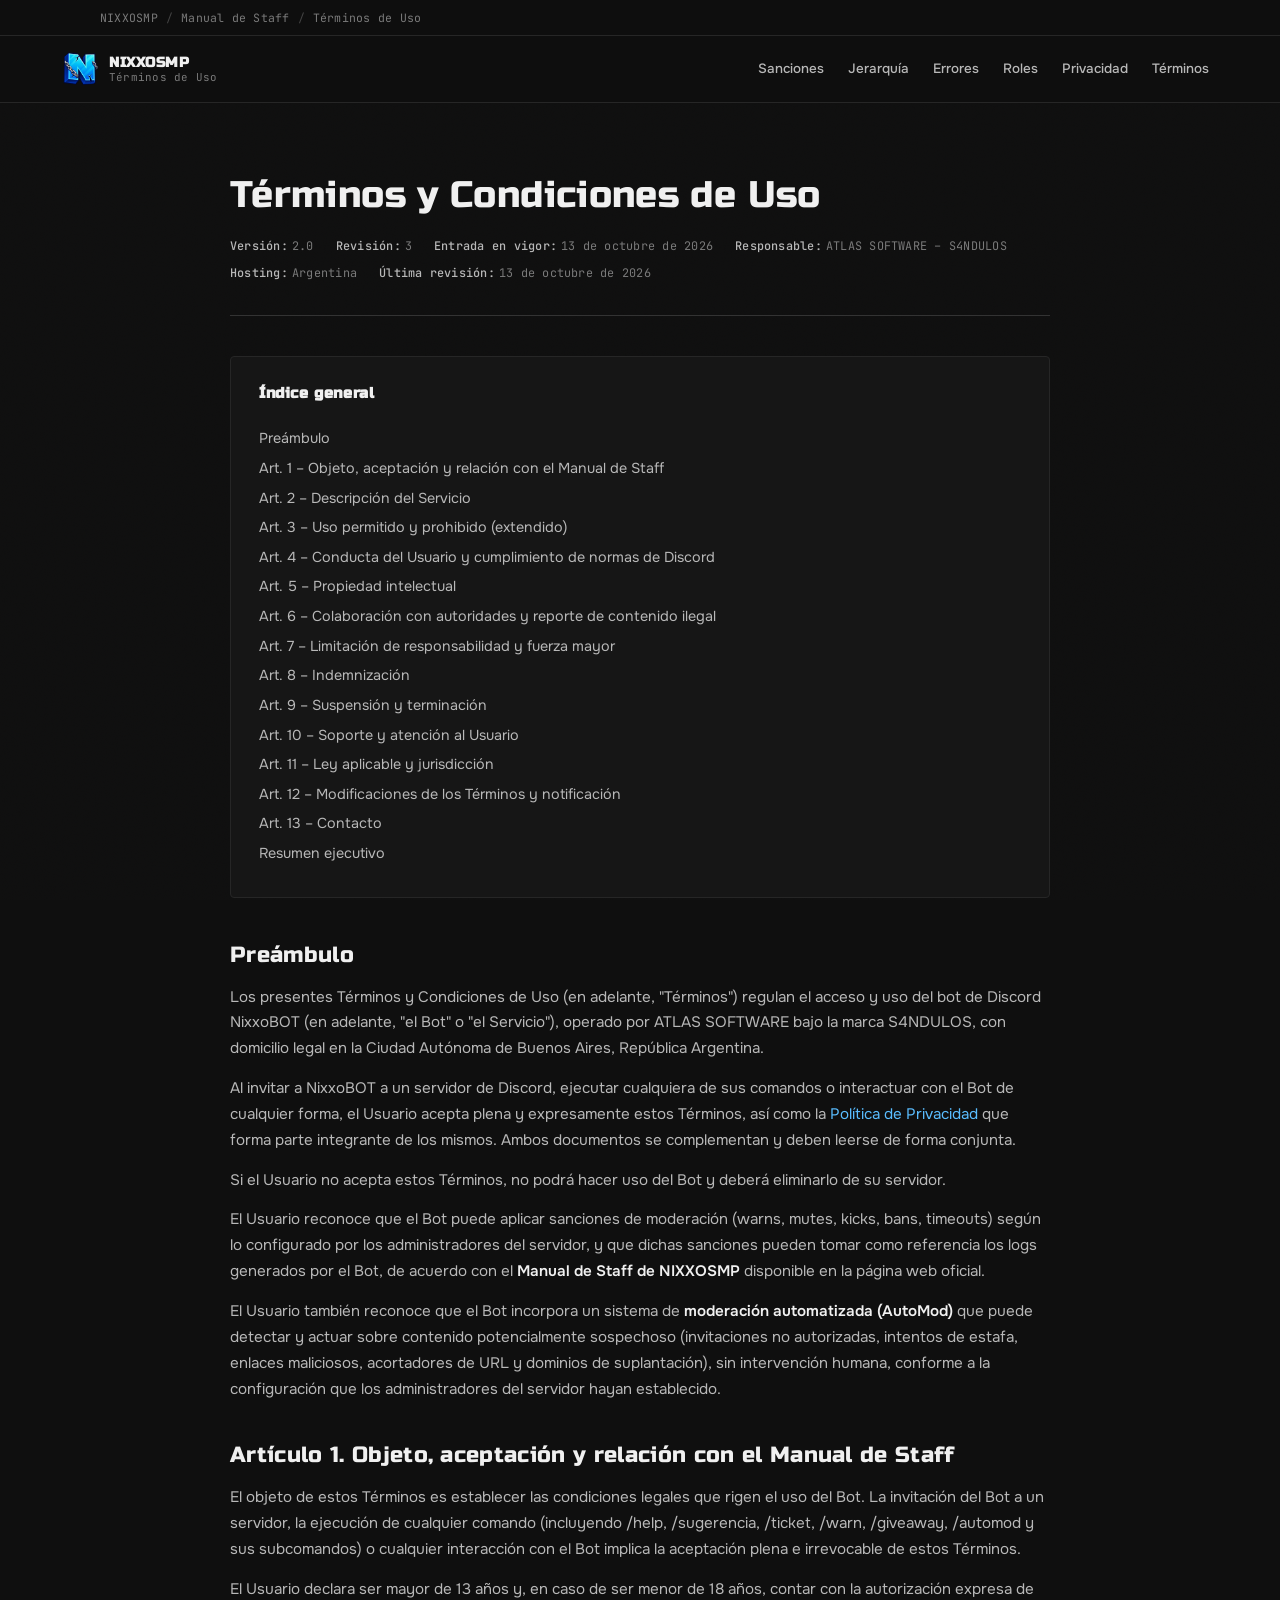
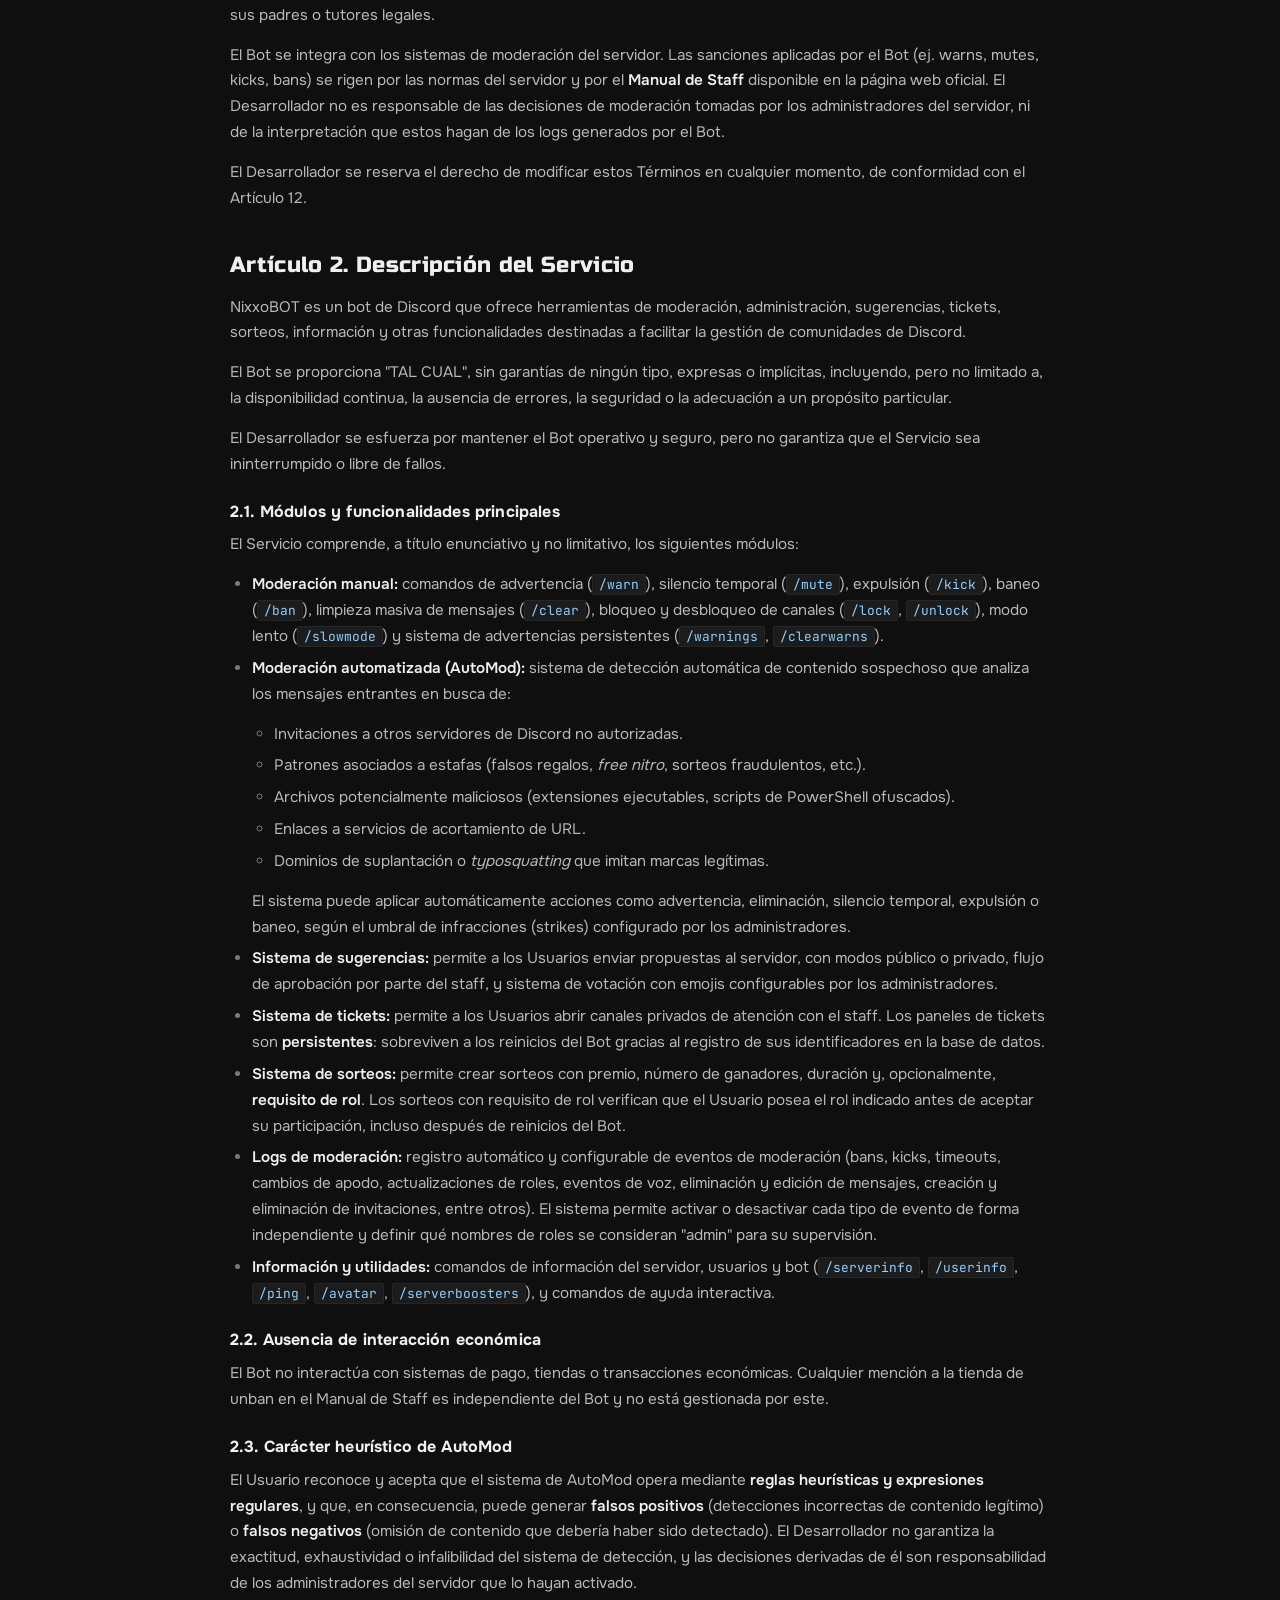
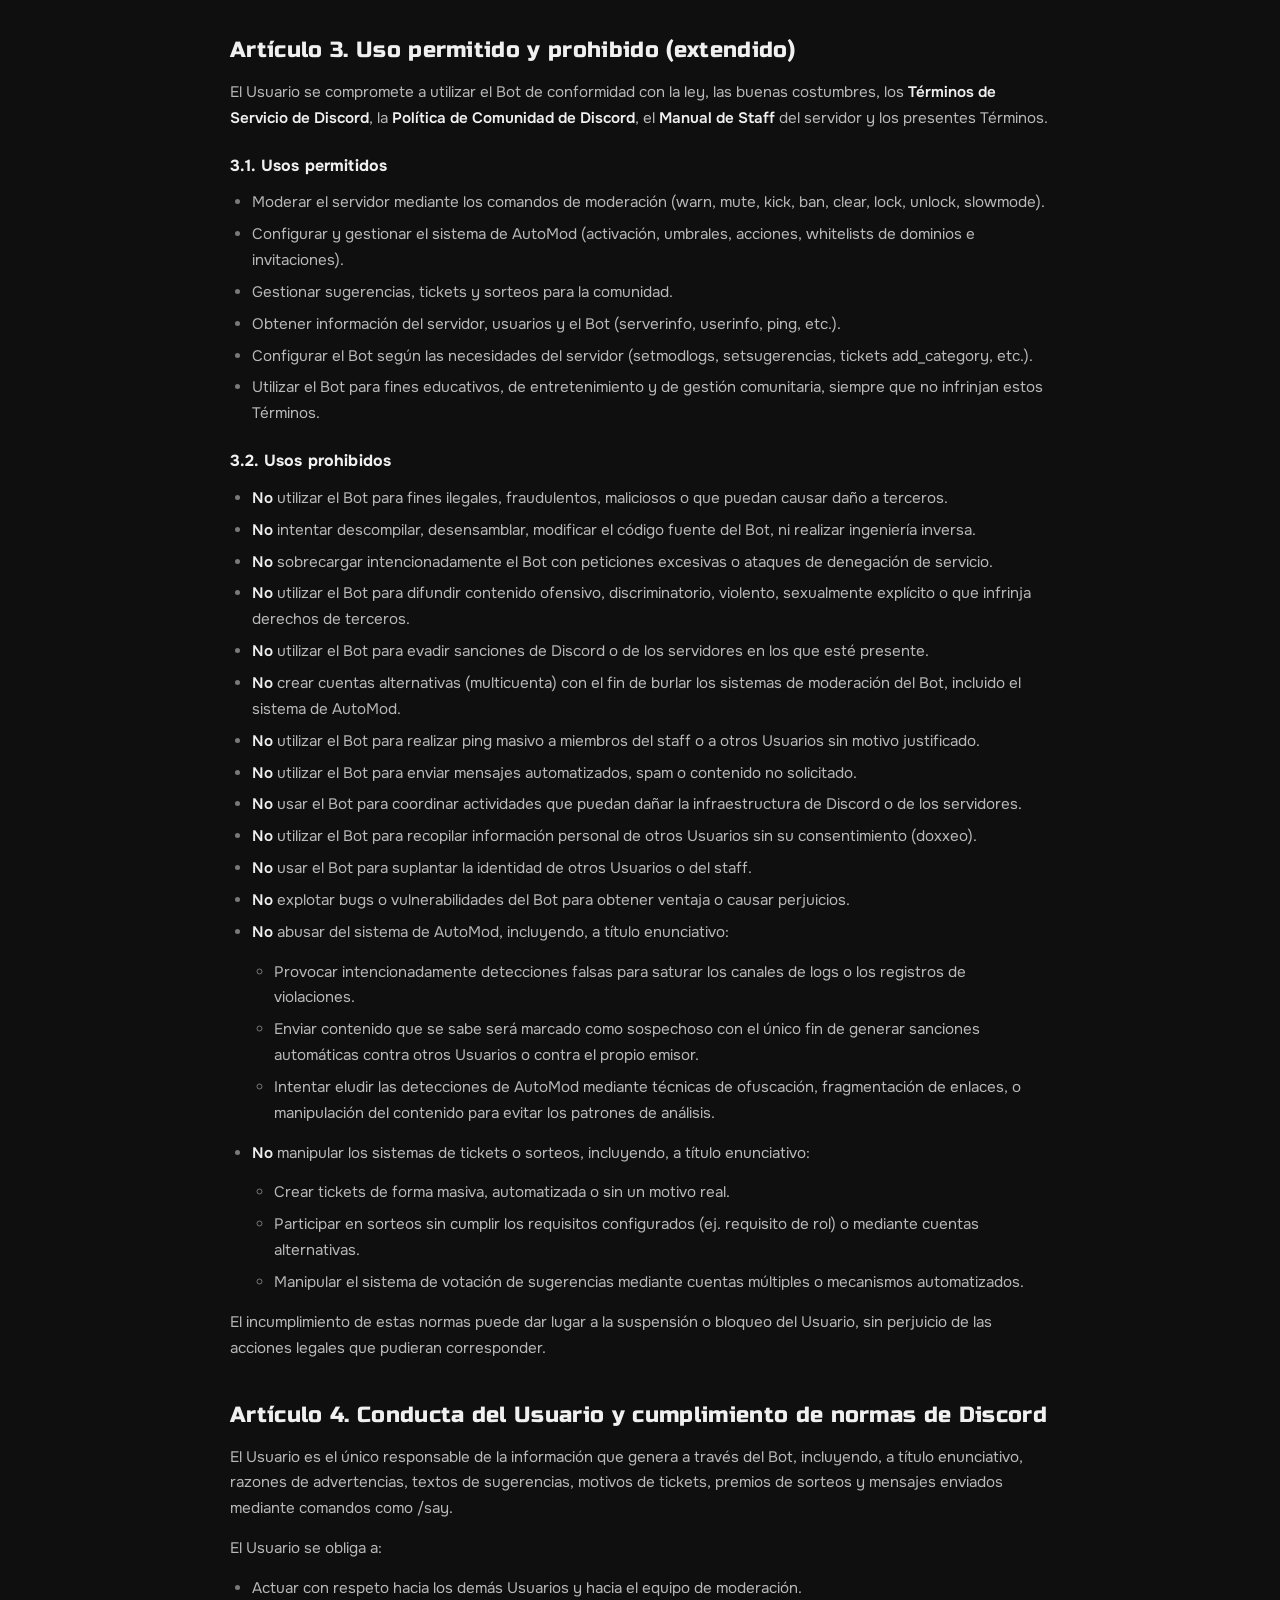
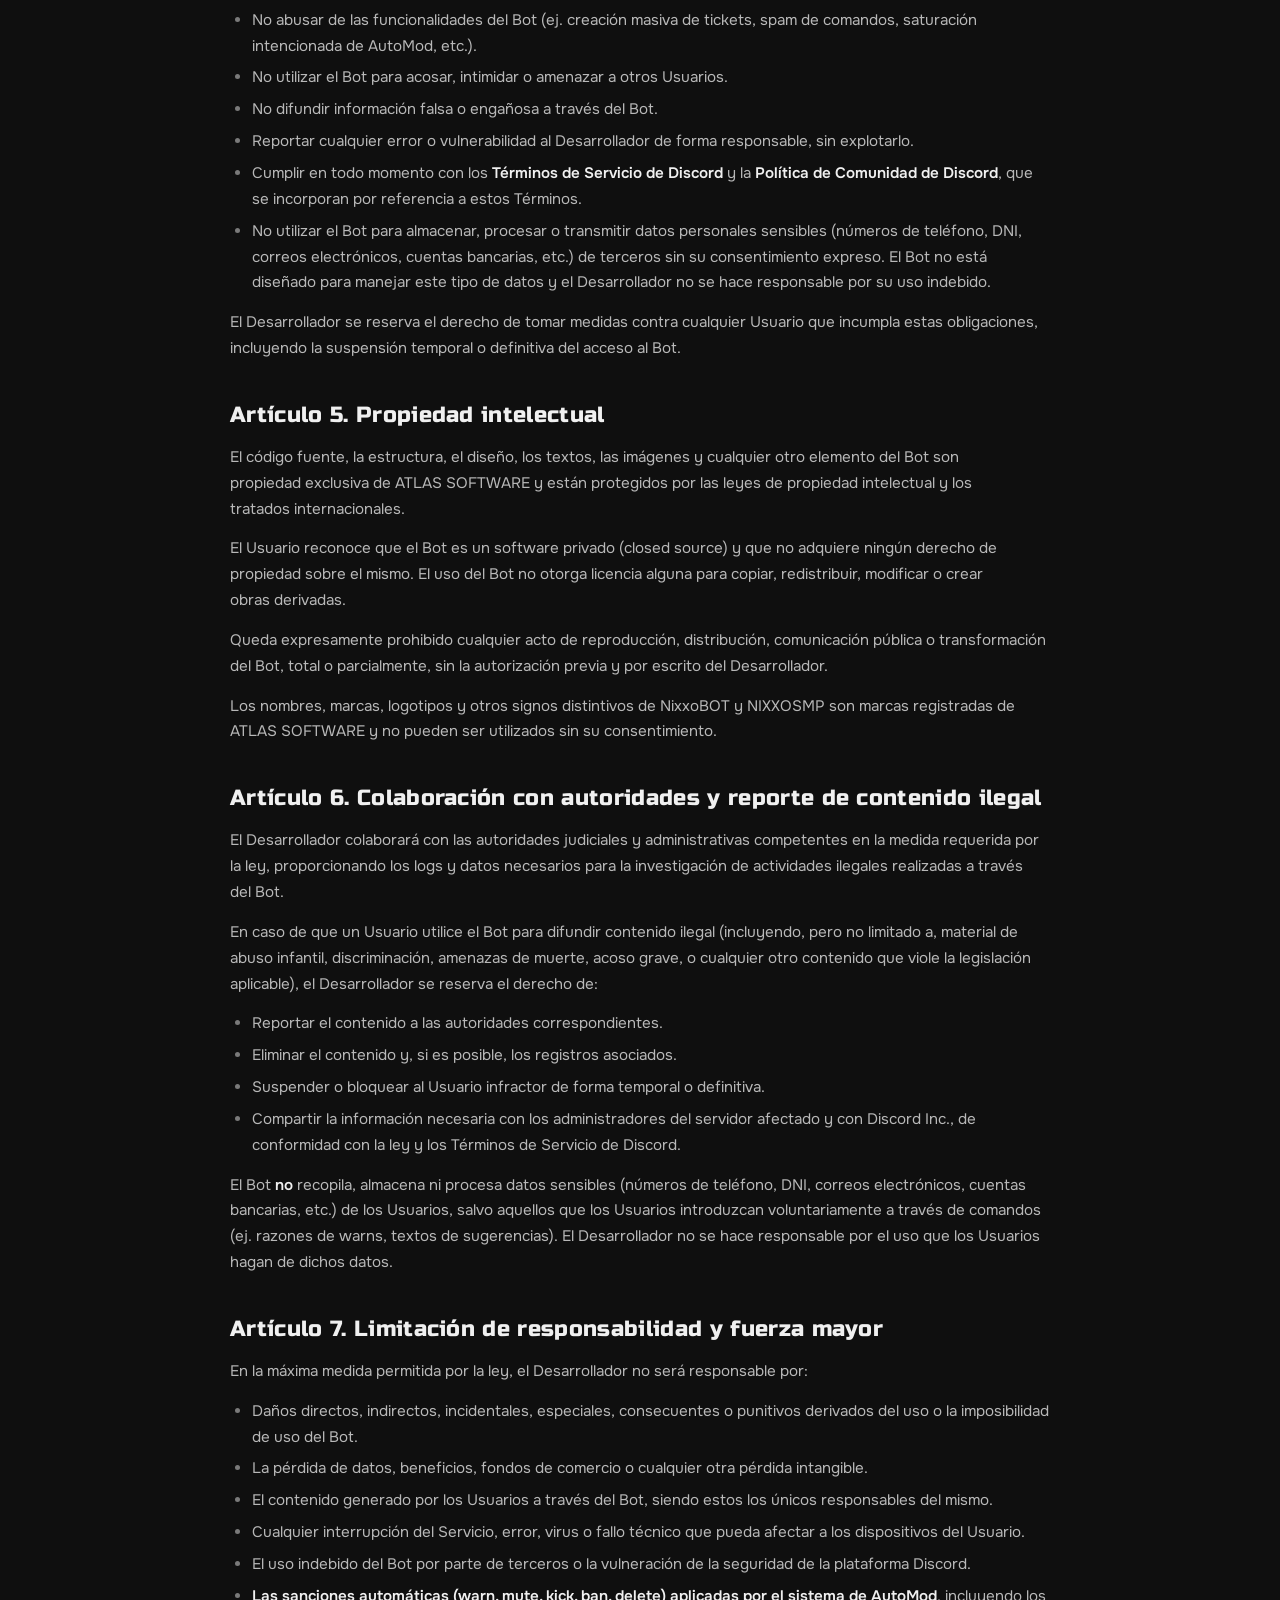
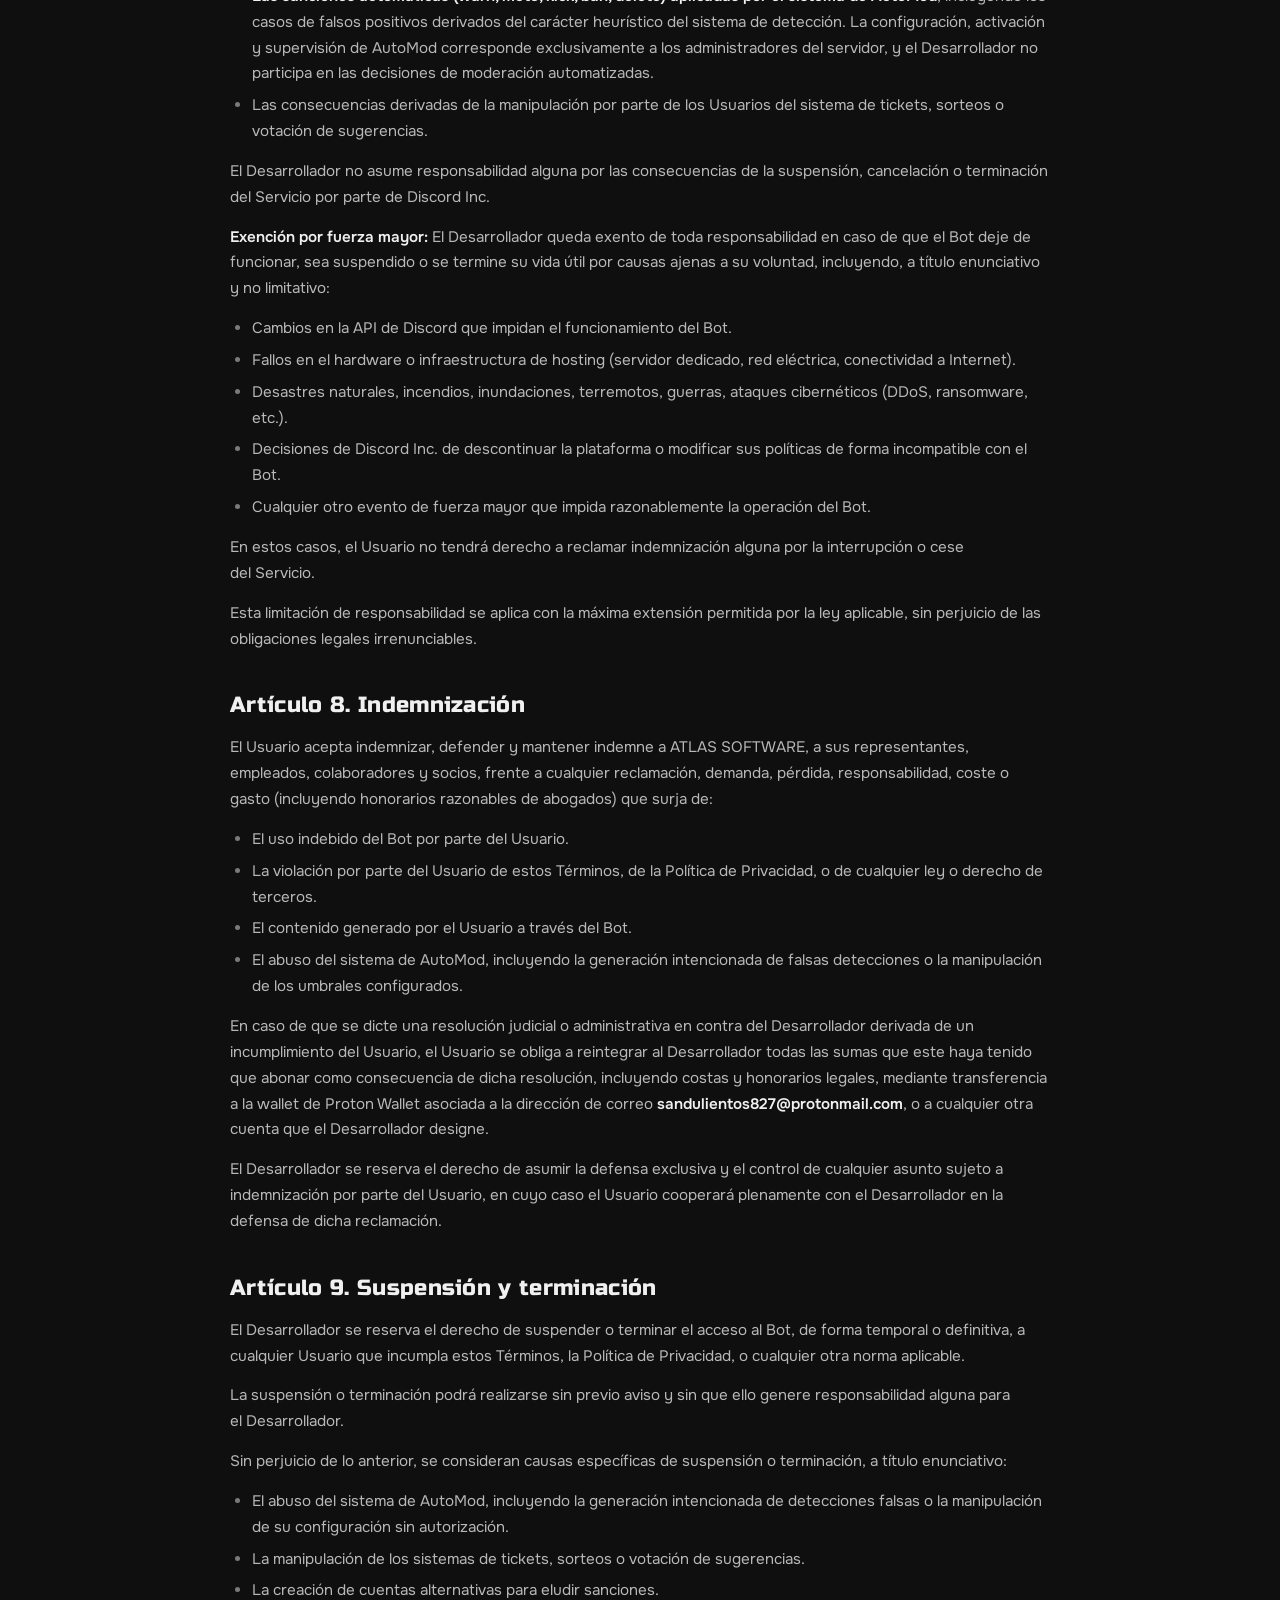
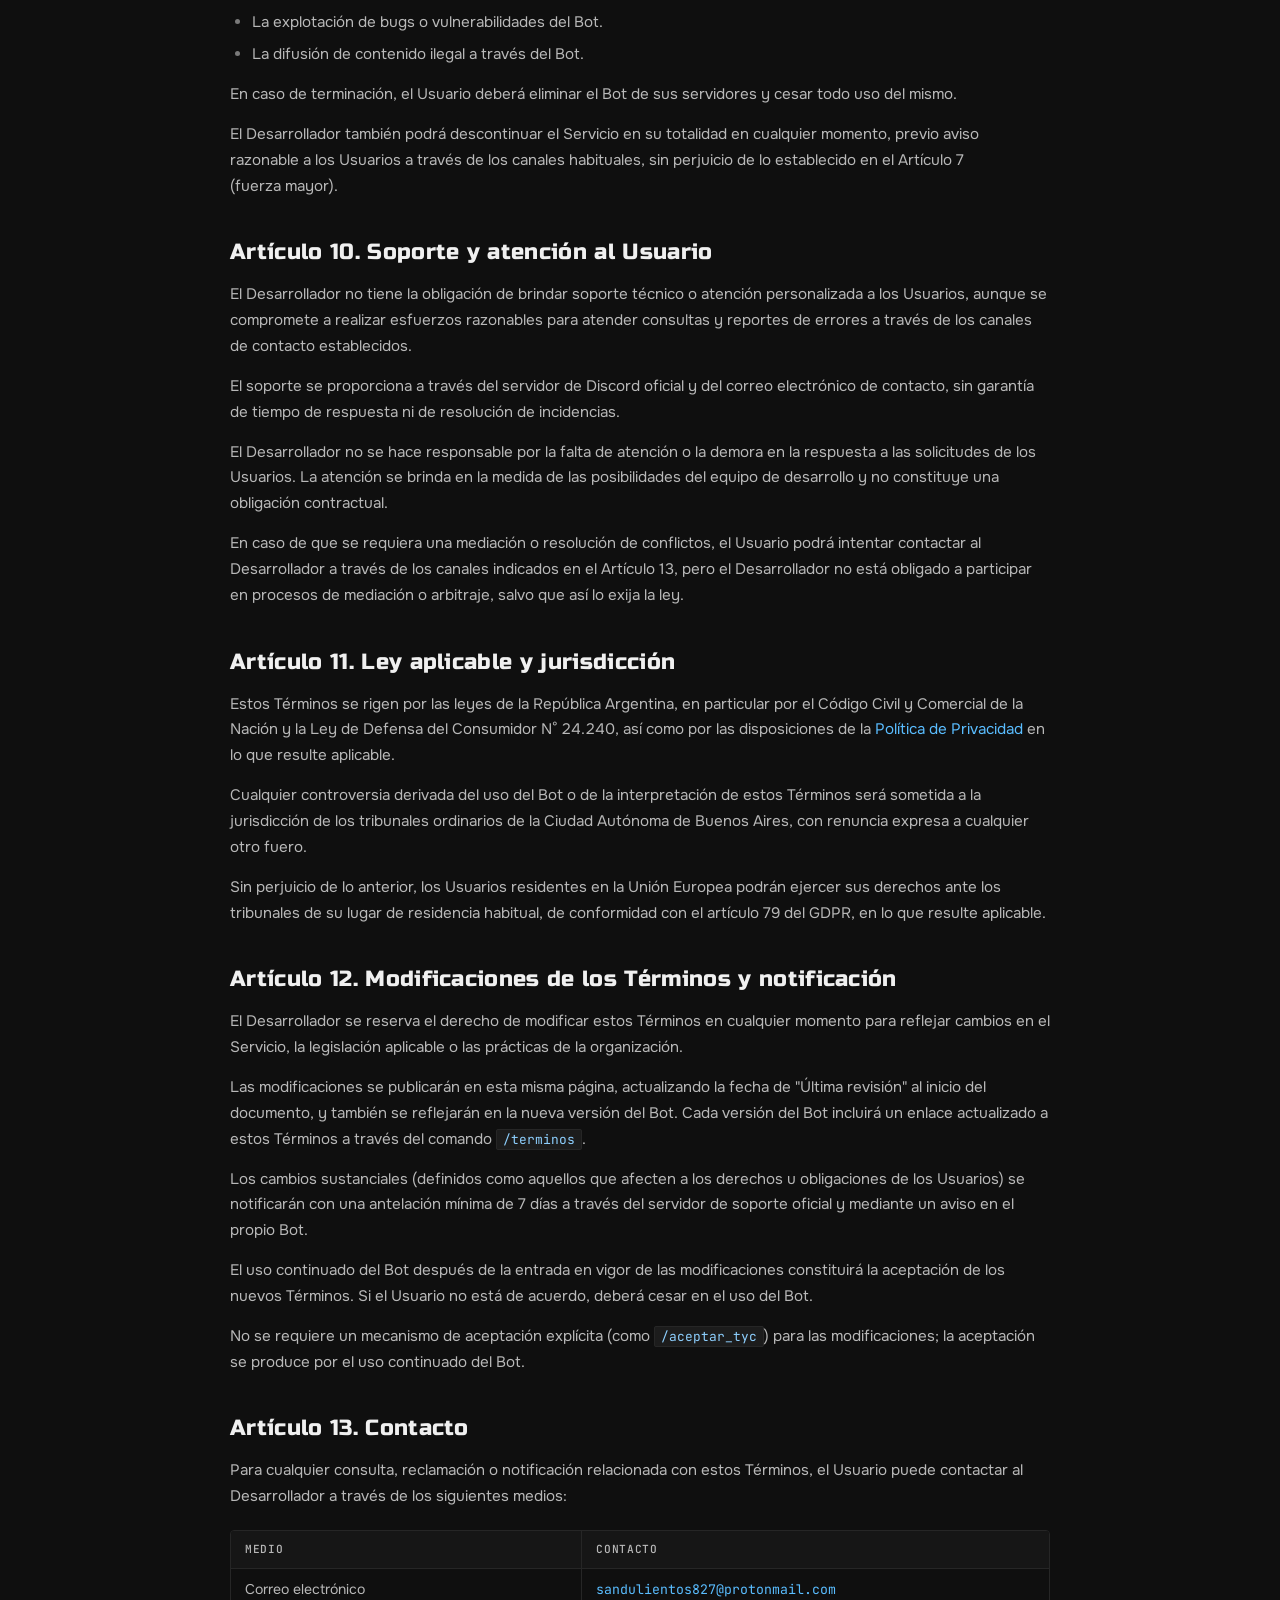
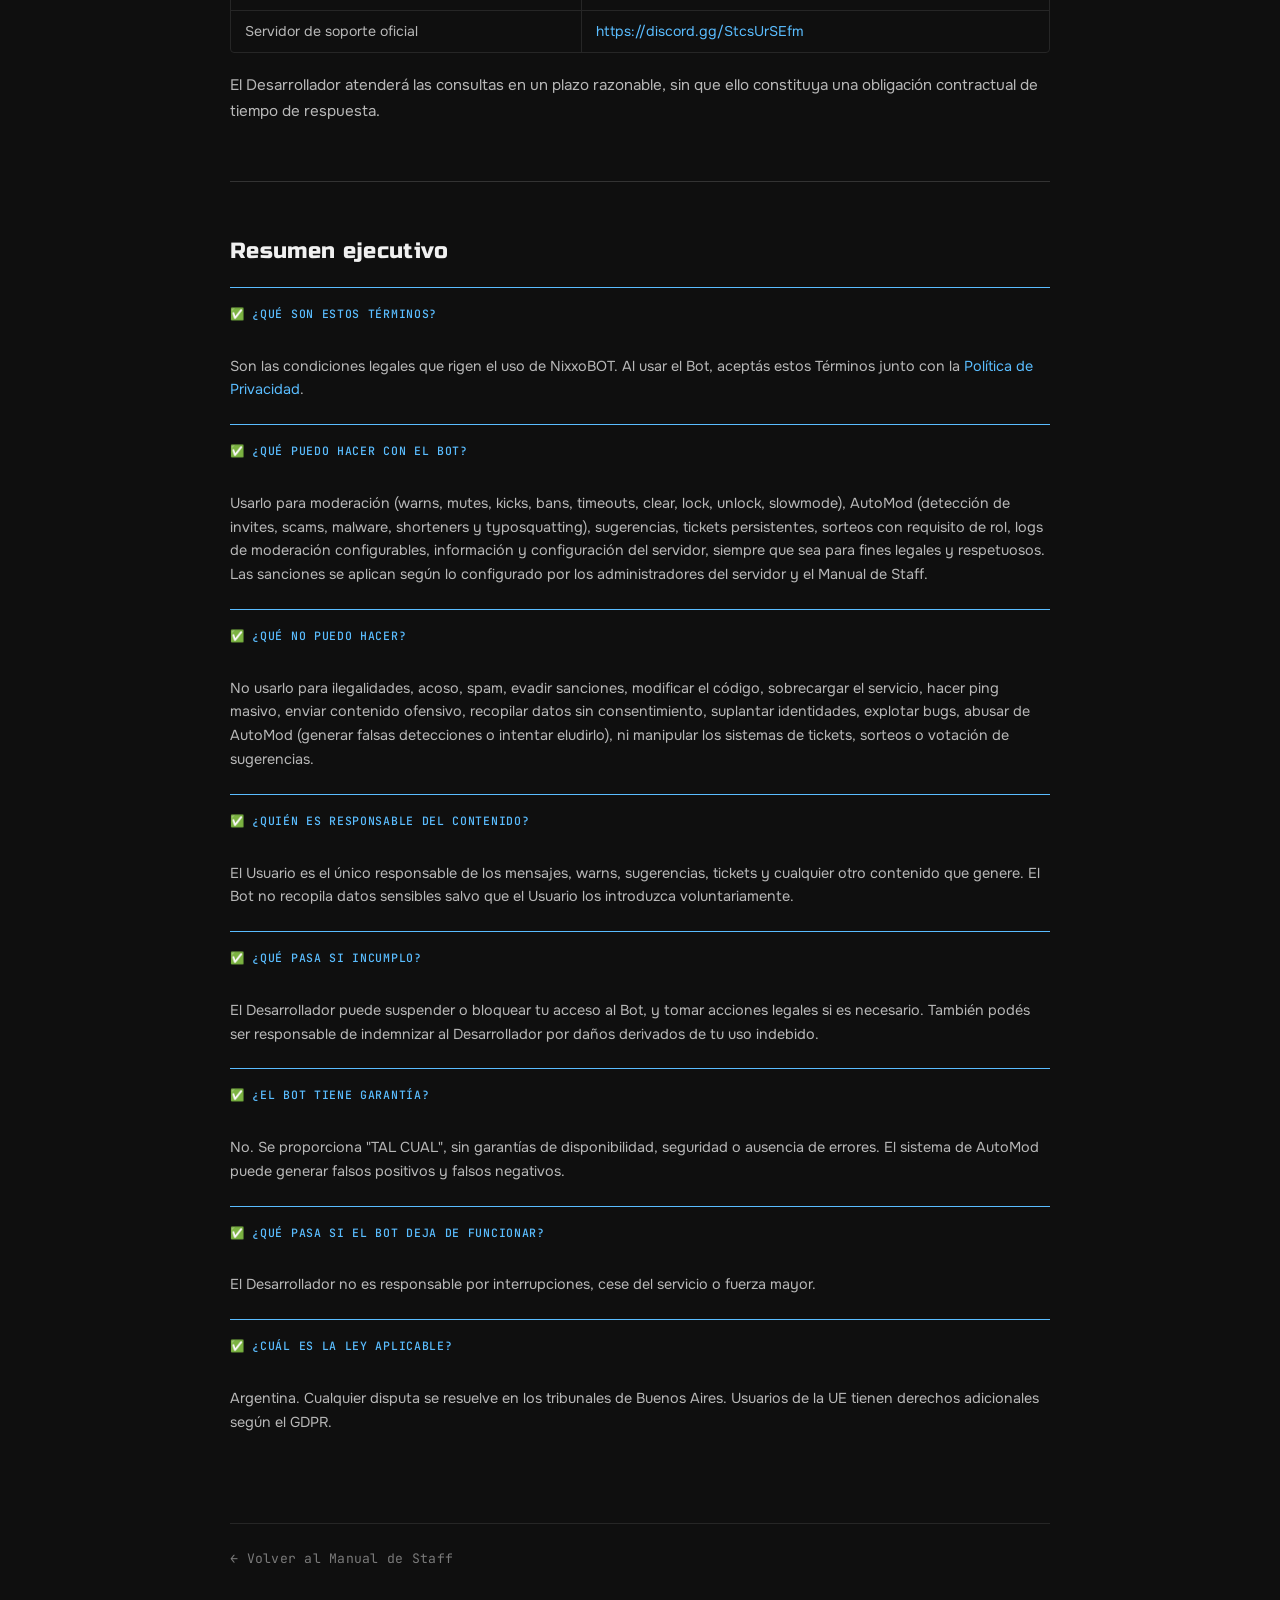
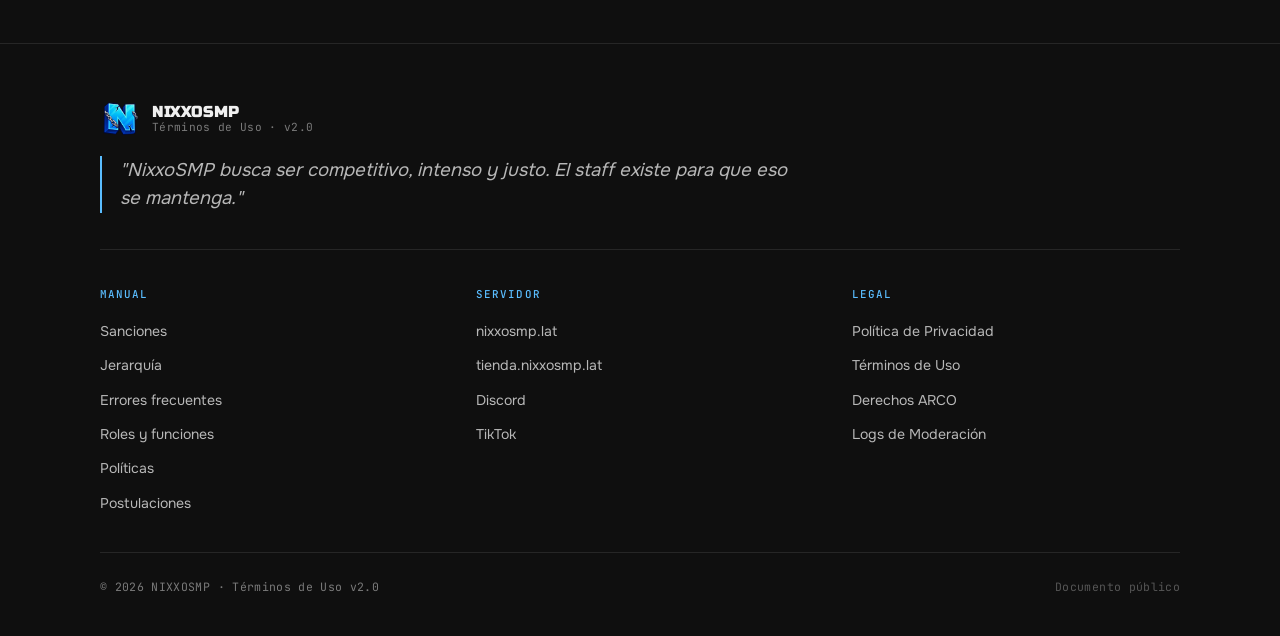
<file: terminos.html>
<!DOCTYPE html>
<html lang="es">
<head>
<meta charset="UTF-8" />
<meta name="viewport" content="width=device-width, initial-scale=1.0" />
<meta name="robots" content="noindex, nofollow" />
<title>Términos de Uso · NixxoBOT</title>
<meta name="description" content="Términos y condiciones de uso de NixxoBOT – Versión 2.0" />
<meta name="theme-color" content="#0f0f0f" />

<!-- Canonical -->
<link rel="canonical" href="https://politicasstaff.nixxosmp.lat/terminos.html" />

<!-- Favicon -->
<link rel="icon" type="image/webp" href="assets/images/nixxo_logo.webp" />
<link rel="apple-touch-icon" href="assets/images/nixxo_logo.webp" />

<!-- Preconnect y carga de tipografías -->
<link rel="preconnect" href="https://fonts.googleapis.com">
<link rel="preconnect" href="https://fonts.gstatic.com" crossorigin>
<link href="https://fonts.googleapis.com/css2?family=Russo+One&family=Onest:wght@400;500;700&family=JetBrains+Mono:wght@400;500;700&display=swap" rel="stylesheet">

<!-- Open Graph — Facebook, WhatsApp, Discord, LinkedIn, Slack -->
<meta property="og:type" content="article">
<meta property="og:site_name" content="NIXXOSMP">
<meta property="og:locale" content="es_AR">
<meta property="og:url" content="https://politicasstaff.nixxosmp.lat/terminos.html">
<meta property="og:title" content="Términos de Uso · NixxoBOT">
<meta property="og:description" content="Términos y condiciones de uso de NixxoBOT – Versión 2.0.">
<meta property="og:image" content="https://politicasstaff.nixxosmp.lat/assets/images/platforms/og-1200x630.jpg">
<meta property="og:image:secure_url" content="https://politicasstaff.nixxosmp.lat/assets/images/platforms/og-1200x630.jpg">
<meta property="og:image:type" content="image/jpeg">
<meta property="og:image:width" content="1200">
<meta property="og:image:height" content="630">
<meta property="og:image:alt" content="Banner de NIXXOSMP - Servidor Survival PvP en español">

<!-- Twitter / X -->
<meta name="twitter:card" content="summary_large_image">
<meta name="twitter:title" content="Términos de Uso · NixxoBOT">
<meta name="twitter:description" content="Términos y condiciones de uso de NixxoBOT – Versión 2.0.">
<meta name="twitter:image" content="https://politicasstaff.nixxosmp.lat/assets/images/platforms/twitter-1200x600.jpg">
<meta name="twitter:image:alt" content="Banner de NIXXOSMP - Servidor Survival PvP en español">

<!-- Telegram -->
<meta property="telegram:image" content="https://politicasstaff.nixxosmp.lat/assets/images/platforms/telegram-1280x720.jpg">

<!-- Hoja de estilos -->
<link rel="stylesheet" href="assets/css/style.css" />
</head>
<body>

<!-- Barra de progreso de lectura -->
<div class="read-progress" aria-hidden="true"><span id="readBar"></span></div>

<header id="siteHeader">
  <div class="crumb">
    <div class="wrap">
      <a href="index.html">NIXXOSMP</a>
      <span class="sep">/</span>
      <a href="index.html">Manual de Staff</a>
      <span class="sep">/</span>
      <span>Términos de Uso</span>
    </div>
  </div>
  <div class="wrap navbar">
    <a class="brand" href="index.html" aria-label="Inicio del manual">
      <img src="assets/images/nixxo_logo.webp" alt="" width="30" height="30" />
      <span class="txt">
        <b>NIXXOSMP</b>
        <span>Términos de Uso</span>
      </span>
    </a>
    <button class="navtoggle" id="navToggle" aria-label="Abrir menú" aria-expanded="false" aria-controls="navLinks">
      <span class="bars" aria-hidden="true"></span>
    </button>
    <nav class="links" id="navLinks" aria-label="Navegación del sitio">
      <a href="index.html#sanciones">Sanciones</a>
      <a href="index.html#jerarquia">Jerarquía</a>
      <a href="index.html#errores">Errores</a>
      <a href="index.html#roles">Roles</a>
      <a href="politica.html">Privacidad</a>
      <a href="terminos.html" class="active">Términos</a>
    </nav>
  </div>
</header>

<main>
<section class="docs-section">
  <div class="wrap">
    <div class="docs-content">

      <div class="doc-header">
        <h1>Términos y Condiciones de Uso</h1>
        <div class="metadata">
          <span><strong>Versión:</strong> 2.0</span>
          <span><strong>Revisión:</strong> 3</span>
          <span><strong>Entrada en vigor:</strong> 13 de octubre de 2026</span>
          <span><strong>Responsable:</strong> ATLAS SOFTWARE – S4NDULOS</span>
          <span><strong>Hosting:</strong> Argentina</span>
          <span><strong>Última revisión:</strong> 13 de octubre de 2026</span>
        </div>
      </div>

      <div class="toc-block">
        <strong>Índice general</strong>
        <ul>
          <li><a href="#preambulo">Preámbulo</a></li>
          <li><a href="#articulo-1">Art. 1 – Objeto, aceptación y relación con el Manual de Staff</a></li>
          <li><a href="#articulo-2">Art. 2 – Descripción del Servicio</a></li>
          <li><a href="#articulo-3">Art. 3 – Uso permitido y prohibido (extendido)</a></li>
          <li><a href="#articulo-4">Art. 4 – Conducta del Usuario y cumplimiento de normas de Discord</a></li>
          <li><a href="#articulo-5">Art. 5 – Propiedad intelectual</a></li>
          <li><a href="#articulo-6">Art. 6 – Colaboración con autoridades y reporte de contenido ilegal</a></li>
          <li><a href="#articulo-7">Art. 7 – Limitación de responsabilidad y fuerza mayor</a></li>
          <li><a href="#articulo-8">Art. 8 – Indemnización</a></li>
          <li><a href="#articulo-9">Art. 9 – Suspensión y terminación</a></li>
          <li><a href="#articulo-10">Art. 10 – Soporte y atención al Usuario</a></li>
          <li><a href="#articulo-11">Art. 11 – Ley aplicable y jurisdicción</a></li>
          <li><a href="#articulo-12">Art. 12 – Modificaciones de los Términos y notificación</a></li>
          <li><a href="#articulo-13">Art. 13 – Contacto</a></li>
          <li><a href="#resumen">Resumen ejecutivo</a></li>
        </ul>
      </div>

      <div class="article" id="preambulo">
        <h2>Preámbulo</h2>
        <p>Los presentes Términos y Condiciones de Uso (en adelante, "Términos") regulan el acceso y uso del bot de Discord NixxoBOT (en adelante, "el Bot" o "el Servicio"), operado por ATLAS SOFTWARE bajo la marca S4NDULOS, con domicilio legal en la Ciudad Autónoma de Buenos Aires, República Argentina.</p>
        <p>Al invitar a NixxoBOT a un servidor de Discord, ejecutar cualquiera de sus comandos o interactuar con el Bot de cualquier forma, el Usuario acepta plena y expresamente estos Términos, así como la <a href="politica.html">Política de Privacidad</a> que forma parte integrante de los mismos. Ambos documentos se complementan y deben leerse de forma conjunta.</p>
        <p>Si el Usuario no acepta estos Términos, no podrá hacer uso del Bot y deberá eliminarlo de su servidor.</p>
        <p>El Usuario reconoce que el Bot puede aplicar sanciones de moderación (warns, mutes, kicks, bans, timeouts) según lo configurado por los administradores del servidor, y que dichas sanciones pueden tomar como referencia los logs generados por el Bot, de acuerdo con el <strong>Manual de Staff de NIXXOSMP</strong> disponible en la página web oficial.</p>
        <p>El Usuario también reconoce que el Bot incorpora un sistema de <strong>moderación automatizada (AutoMod)</strong> que puede detectar y actuar sobre contenido potencialmente sospechoso (invitaciones no autorizadas, intentos de estafa, enlaces maliciosos, acortadores de URL y dominios de suplantación), sin intervención humana, conforme a la configuración que los administradores del servidor hayan establecido.</p>
      </div>

      <div class="article" id="articulo-1">
        <h2>Artículo 1. Objeto, aceptación y relación con el Manual de Staff</h2>
        <p>El objeto de estos Términos es establecer las condiciones legales que rigen el uso del Bot. La invitación del Bot a un servidor, la ejecución de cualquier comando (incluyendo /help, /sugerencia, /ticket, /warn, /giveaway, /automod y sus subcomandos) o cualquier interacción con el Bot implica la aceptación plena e irrevocable de estos Términos.</p>
        <p>El Usuario declara ser mayor de 13 años y, en caso de ser menor de 18 años, contar con la autorización expresa de sus padres o tutores legales.</p>
        <p>El Bot se integra con los sistemas de moderación del servidor. Las sanciones aplicadas por el Bot (ej. warns, mutes, kicks, bans) se rigen por las normas del servidor y por el <strong>Manual de Staff</strong> disponible en la página web oficial. El Desarrollador no es responsable de las decisiones de moderación tomadas por los administradores del servidor, ni de la interpretación que estos hagan de los logs generados por el Bot.</p>
        <p>El Desarrollador se reserva el derecho de modificar estos Términos en cualquier momento, de conformidad con el Artículo 12.</p>
      </div>

      <div class="article" id="articulo-2">
        <h2>Artículo 2. Descripción del Servicio</h2>
        <p>NixxoBOT es un bot de Discord que ofrece herramientas de moderación, administración, sugerencias, tickets, sorteos, información y otras funcionalidades destinadas a facilitar la gestión de comunidades de Discord.</p>
        <p>El Bot se proporciona "TAL CUAL", sin garantías de ningún tipo, expresas o implícitas, incluyendo, pero no limitado a, la disponibilidad continua, la ausencia de errores, la seguridad o la adecuación a un propósito particular.</p>
        <p>El Desarrollador se esfuerza por mantener el Bot operativo y seguro, pero no garantiza que el Servicio sea ininterrumpido o libre de fallos.</p>

        <h3>2.1. Módulos y funcionalidades principales</h3>
        <p>El Servicio comprende, a título enunciativo y no limitativo, los siguientes módulos:</p>
        <ul>
          <li><strong>Moderación manual:</strong> comandos de advertencia (<code>/warn</code>), silencio temporal (<code>/mute</code>), expulsión (<code>/kick</code>), baneo (<code>/ban</code>), limpieza masiva de mensajes (<code>/clear</code>), bloqueo y desbloqueo de canales (<code>/lock</code>, <code>/unlock</code>), modo lento (<code>/slowmode</code>) y sistema de advertencias persistentes (<code>/warnings</code>, <code>/clearwarns</code>).</li>
          <li><strong>Moderación automatizada (AutoMod):</strong> sistema de detección automática de contenido sospechoso que analiza los mensajes entrantes en busca de:
            <ul>
              <li>Invitaciones a otros servidores de Discord no autorizadas.</li>
              <li>Patrones asociados a estafas (falsos regalos, <em>free nitro</em>, sorteos fraudulentos, etc.).</li>
              <li>Archivos potencialmente maliciosos (extensiones ejecutables, scripts de PowerShell ofuscados).</li>
              <li>Enlaces a servicios de acortamiento de URL.</li>
              <li>Dominios de suplantación o <em>typosquatting</em> que imitan marcas legítimas.</li>
            </ul>
            El sistema puede aplicar automáticamente acciones como advertencia, eliminación, silencio temporal, expulsión o baneo, según el umbral de infracciones (strikes) configurado por los administradores.
          </li>
          <li><strong>Sistema de sugerencias:</strong> permite a los Usuarios enviar propuestas al servidor, con modos público o privado, flujo de aprobación por parte del staff, y sistema de votación con emojis configurables por los administradores.</li>
          <li><strong>Sistema de tickets:</strong> permite a los Usuarios abrir canales privados de atención con el staff. Los paneles de tickets son <strong>persistentes</strong>: sobreviven a los reinicios del Bot gracias al registro de sus identificadores en la base de datos.</li>
          <li><strong>Sistema de sorteos:</strong> permite crear sorteos con premio, número de ganadores, duración y, opcionalmente, <strong>requisito de rol</strong>. Los sorteos con requisito de rol verifican que el Usuario posea el rol indicado antes de aceptar su participación, incluso después de reinicios del Bot.</li>
          <li><strong>Logs de moderación:</strong> registro automático y configurable de eventos de moderación (bans, kicks, timeouts, cambios de apodo, actualizaciones de roles, eventos de voz, eliminación y edición de mensajes, creación y eliminación de invitaciones, entre otros). El sistema permite activar o desactivar cada tipo de evento de forma independiente y definir qué nombres de roles se consideran "admin" para su supervisión.</li>
          <li><strong>Información y utilidades:</strong> comandos de información del servidor, usuarios y bot (<code>/serverinfo</code>, <code>/userinfo</code>, <code>/ping</code>, <code>/avatar</code>, <code>/serverboosters</code>), y comandos de ayuda interactiva.</li>
        </ul>

        <h3>2.2. Ausencia de interacción económica</h3>
        <p>El Bot no interactúa con sistemas de pago, tiendas o transacciones económicas. Cualquier mención a la tienda de unban en el Manual de Staff es independiente del Bot y no está gestionada por este.</p>

        <h3>2.3. Carácter heurístico de AutoMod</h3>
        <p>El Usuario reconoce y acepta que el sistema de AutoMod opera mediante <strong>reglas heurísticas y expresiones regulares</strong>, y que, en consecuencia, puede generar <strong>falsos positivos</strong> (detecciones incorrectas de contenido legítimo) o <strong>falsos negativos</strong> (omisión de contenido que debería haber sido detectado). El Desarrollador no garantiza la exactitud, exhaustividad o infalibilidad del sistema de detección, y las decisiones derivadas de él son responsabilidad de los administradores del servidor que lo hayan activado.</p>
      </div>

      <div class="article" id="articulo-3">
        <h2>Artículo 3. Uso permitido y prohibido (extendido)</h2>
        <p>El Usuario se compromete a utilizar el Bot de conformidad con la ley, las buenas costumbres, los <strong>Términos de Servicio de Discord</strong>, la <strong>Política de Comunidad de Discord</strong>, el <strong>Manual de Staff</strong> del servidor y los presentes Términos.</p>

        <h3>3.1. Usos permitidos</h3>
        <ul>
          <li>Moderar el servidor mediante los comandos de moderación (warn, mute, kick, ban, clear, lock, unlock, slowmode).</li>
          <li>Configurar y gestionar el sistema de AutoMod (activación, umbrales, acciones, whitelists de dominios e invitaciones).</li>
          <li>Gestionar sugerencias, tickets y sorteos para la comunidad.</li>
          <li>Obtener información del servidor, usuarios y el Bot (serverinfo, userinfo, ping, etc.).</li>
          <li>Configurar el Bot según las necesidades del servidor (setmodlogs, setsugerencias, tickets add_category, etc.).</li>
          <li>Utilizar el Bot para fines educativos, de entretenimiento y de gestión comunitaria, siempre que no infrinjan estos Términos.</li>
        </ul>

        <h3>3.2. Usos prohibidos</h3>
        <ul>
          <li><strong>No</strong> utilizar el Bot para fines ilegales, fraudulentos, maliciosos o que puedan causar daño a terceros.</li>
          <li><strong>No</strong> intentar descompilar, desensamblar, modificar el código fuente del Bot, ni realizar ingeniería inversa.</li>
          <li><strong>No</strong> sobrecargar intencionadamente el Bot con peticiones excesivas o ataques de denegación de servicio.</li>
          <li><strong>No</strong> utilizar el Bot para difundir contenido ofensivo, discriminatorio, violento, sexualmente explícito o que infrinja derechos de terceros.</li>
          <li><strong>No</strong> utilizar el Bot para evadir sanciones de Discord o de los servidores en los que esté presente.</li>
          <li><strong>No</strong> crear cuentas alternativas (multicuenta) con el fin de burlar los sistemas de moderación del Bot, incluido el sistema de AutoMod.</li>
          <li><strong>No</strong> utilizar el Bot para realizar ping masivo a miembros del staff o a otros Usuarios sin motivo justificado.</li>
          <li><strong>No</strong> utilizar el Bot para enviar mensajes automatizados, spam o contenido no solicitado.</li>
          <li><strong>No</strong> usar el Bot para coordinar actividades que puedan dañar la infraestructura de Discord o de los servidores.</li>
          <li><strong>No</strong> utilizar el Bot para recopilar información personal de otros Usuarios sin su consentimiento (doxxeo).</li>
          <li><strong>No</strong> usar el Bot para suplantar la identidad de otros Usuarios o del staff.</li>
          <li><strong>No</strong> explotar bugs o vulnerabilidades del Bot para obtener ventaja o causar perjuicios.</li>
          <li><strong>No</strong> abusar del sistema de AutoMod, incluyendo, a título enunciativo:
            <ul>
              <li>Provocar intencionadamente detecciones falsas para saturar los canales de logs o los registros de violaciones.</li>
              <li>Enviar contenido que se sabe será marcado como sospechoso con el único fin de generar sanciones automáticas contra otros Usuarios o contra el propio emisor.</li>
              <li>Intentar eludir las detecciones de AutoMod mediante técnicas de ofuscación, fragmentación de enlaces, o manipulación del contenido para evitar los patrones de análisis.</li>
            </ul>
          </li>
          <li><strong>No</strong> manipular los sistemas de tickets o sorteos, incluyendo, a título enunciativo:
            <ul>
              <li>Crear tickets de forma masiva, automatizada o sin un motivo real.</li>
              <li>Participar en sorteos sin cumplir los requisitos configurados (ej. requisito de rol) o mediante cuentas alternativas.</li>
              <li>Manipular el sistema de votación de sugerencias mediante cuentas múltiples o mecanismos automatizados.</li>
            </ul>
          </li>
        </ul>
        <p>El incumplimiento de estas normas puede dar lugar a la suspensión o bloqueo del Usuario, sin perjuicio de las acciones legales que pudieran corresponder.</p>
      </div>

      <div class="article" id="articulo-4">
        <h2>Artículo 4. Conducta del Usuario y cumplimiento de normas de Discord</h2>
        <p>El Usuario es el único responsable de la información que genera a través del Bot, incluyendo, a título enunciativo, razones de advertencias, textos de sugerencias, motivos de tickets, premios de sorteos y mensajes enviados mediante comandos como /say.</p>
        <p>El Usuario se obliga a:</p>
        <ul>
          <li>Actuar con respeto hacia los demás Usuarios y hacia el equipo de moderación.</li>
          <li>No abusar de las funcionalidades del Bot (ej. creación masiva de tickets, spam de comandos, saturación intencionada de AutoMod, etc.).</li>
          <li>No utilizar el Bot para acosar, intimidar o amenazar a otros Usuarios.</li>
          <li>No difundir información falsa o engañosa a través del Bot.</li>
          <li>Reportar cualquier error o vulnerabilidad al Desarrollador de forma responsable, sin explotarlo.</li>
          <li>Cumplir en todo momento con los <strong>Términos de Servicio de Discord</strong> y la <strong>Política de Comunidad de Discord</strong>, que se incorporan por referencia a estos Términos.</li>
          <li>No utilizar el Bot para almacenar, procesar o transmitir datos personales sensibles (números de teléfono, DNI, correos electrónicos, cuentas bancarias, etc.) de terceros sin su consentimiento expreso. El Bot no está diseñado para manejar este tipo de datos y el Desarrollador no se hace responsable por su uso indebido.</li>
        </ul>
        <p>El Desarrollador se reserva el derecho de tomar medidas contra cualquier Usuario que incumpla estas obligaciones, incluyendo la suspensión temporal o definitiva del acceso al Bot.</p>
      </div>

      <div class="article" id="articulo-5">
        <h2>Artículo 5. Propiedad intelectual</h2>
        <p>El código fuente, la estructura, el diseño, los textos, las imágenes y cualquier otro elemento del Bot son propiedad exclusiva de ATLAS SOFTWARE y están protegidos por las leyes de propiedad intelectual y los tratados internacionales.</p>
        <p>El Usuario reconoce que el Bot es un software privado (closed source) y que no adquiere ningún derecho de propiedad sobre el mismo. El uso del Bot no otorga licencia alguna para copiar, redistribuir, modificar o crear obras derivadas.</p>
        <p>Queda expresamente prohibido cualquier acto de reproducción, distribución, comunicación pública o transformación del Bot, total o parcialmente, sin la autorización previa y por escrito del Desarrollador.</p>
        <p>Los nombres, marcas, logotipos y otros signos distintivos de NixxoBOT y NIXXOSMP son marcas registradas de ATLAS SOFTWARE y no pueden ser utilizados sin su consentimiento.</p>
      </div>

      <div class="article" id="articulo-6">
        <h2>Artículo 6. Colaboración con autoridades y reporte de contenido ilegal</h2>
        <p>El Desarrollador colaborará con las autoridades judiciales y administrativas competentes en la medida requerida por la ley, proporcionando los logs y datos necesarios para la investigación de actividades ilegales realizadas a través del Bot.</p>
        <p>En caso de que un Usuario utilice el Bot para difundir contenido ilegal (incluyendo, pero no limitado a, material de abuso infantil, discriminación, amenazas de muerte, acoso grave, o cualquier otro contenido que viole la legislación aplicable), el Desarrollador se reserva el derecho de:</p>
        <ul>
          <li>Reportar el contenido a las autoridades correspondientes.</li>
          <li>Eliminar el contenido y, si es posible, los registros asociados.</li>
          <li>Suspender o bloquear al Usuario infractor de forma temporal o definitiva.</li>
          <li>Compartir la información necesaria con los administradores del servidor afectado y con Discord Inc., de conformidad con la ley y los Términos de Servicio de Discord.</li>
        </ul>
        <p>El Bot <strong>no</strong> recopila, almacena ni procesa datos sensibles (números de teléfono, DNI, correos electrónicos, cuentas bancarias, etc.) de los Usuarios, salvo aquellos que los Usuarios introduzcan voluntariamente a través de comandos (ej. razones de warns, textos de sugerencias). El Desarrollador no se hace responsable por el uso que los Usuarios hagan de dichos datos.</p>
      </div>

      <div class="article" id="articulo-7">
        <h2>Artículo 7. Limitación de responsabilidad y fuerza mayor</h2>
        <p>En la máxima medida permitida por la ley, el Desarrollador no será responsable por:</p>
        <ul>
          <li>Daños directos, indirectos, incidentales, especiales, consecuentes o punitivos derivados del uso o la imposibilidad de uso del Bot.</li>
          <li>La pérdida de datos, beneficios, fondos de comercio o cualquier otra pérdida intangible.</li>
          <li>El contenido generado por los Usuarios a través del Bot, siendo estos los únicos responsables del mismo.</li>
          <li>Cualquier interrupción del Servicio, error, virus o fallo técnico que pueda afectar a los dispositivos del Usuario.</li>
          <li>El uso indebido del Bot por parte de terceros o la vulneración de la seguridad de la plataforma Discord.</li>
          <li><strong>Las sanciones automáticas (warn, mute, kick, ban, delete) aplicadas por el sistema de AutoMod</strong>, incluyendo los casos de falsos positivos derivados del carácter heurístico del sistema de detección. La configuración, activación y supervisión de AutoMod corresponde exclusivamente a los administradores del servidor, y el Desarrollador no participa en las decisiones de moderación automatizadas.</li>
          <li>Las consecuencias derivadas de la manipulación por parte de los Usuarios del sistema de tickets, sorteos o votación de sugerencias.</li>
        </ul>
        <p>El Desarrollador no asume responsabilidad alguna por las consecuencias de la suspensión, cancelación o terminación del Servicio por parte de Discord Inc.</p>

        <p><strong>Exención por fuerza mayor:</strong> El Desarrollador queda exento de toda responsabilidad en caso de que el Bot deje de funcionar, sea suspendido o se termine su vida útil por causas ajenas a su voluntad, incluyendo, a título enunciativo y no limitativo:</p>
        <ul>
          <li>Cambios en la API de Discord que impidan el funcionamiento del Bot.</li>
          <li>Fallos en el hardware o infraestructura de hosting (servidor dedicado, red eléctrica, conectividad a Internet).</li>
          <li>Desastres naturales, incendios, inundaciones, terremotos, guerras, ataques cibernéticos (DDoS, ransomware, etc.).</li>
          <li>Decisiones de Discord Inc. de descontinuar la plataforma o modificar sus políticas de forma incompatible con el Bot.</li>
          <li>Cualquier otro evento de fuerza mayor que impida razonablemente la operación del Bot.</li>
        </ul>
        <p>En estos casos, el Usuario no tendrá derecho a reclamar indemnización alguna por la interrupción o cese del Servicio.</p>
        <p>Esta limitación de responsabilidad se aplica con la máxima extensión permitida por la ley aplicable, sin perjuicio de las obligaciones legales irrenunciables.</p>
      </div>

      <div class="article" id="articulo-8">
        <h2>Artículo 8. Indemnización</h2>
        <p>El Usuario acepta indemnizar, defender y mantener indemne a ATLAS SOFTWARE, a sus representantes, empleados, colaboradores y socios, frente a cualquier reclamación, demanda, pérdida, responsabilidad, coste o gasto (incluyendo honorarios razonables de abogados) que surja de:</p>
        <ul>
          <li>El uso indebido del Bot por parte del Usuario.</li>
          <li>La violación por parte del Usuario de estos Términos, de la Política de Privacidad, o de cualquier ley o derecho de terceros.</li>
          <li>El contenido generado por el Usuario a través del Bot.</li>
          <li>El abuso del sistema de AutoMod, incluyendo la generación intencionada de falsas detecciones o la manipulación de los umbrales configurados.</li>
        </ul>
        <p>En caso de que se dicte una resolución judicial o administrativa en contra del Desarrollador derivada de un incumplimiento del Usuario, el Usuario se obliga a reintegrar al Desarrollador todas las sumas que este haya tenido que abonar como consecuencia de dicha resolución, incluyendo costas y honorarios legales, mediante transferencia a la wallet de Proton Wallet asociada a la dirección de correo <strong>sandulientos827@protonmail.com</strong>, o a cualquier otra cuenta que el Desarrollador designe.</p>
        <p>El Desarrollador se reserva el derecho de asumir la defensa exclusiva y el control de cualquier asunto sujeto a indemnización por parte del Usuario, en cuyo caso el Usuario cooperará plenamente con el Desarrollador en la defensa de dicha reclamación.</p>
      </div>

      <div class="article" id="articulo-9">
        <h2>Artículo 9. Suspensión y terminación</h2>
        <p>El Desarrollador se reserva el derecho de suspender o terminar el acceso al Bot, de forma temporal o definitiva, a cualquier Usuario que incumpla estos Términos, la Política de Privacidad, o cualquier otra norma aplicable.</p>
        <p>La suspensión o terminación podrá realizarse sin previo aviso y sin que ello genere responsabilidad alguna para el Desarrollador.</p>
        <p>Sin perjuicio de lo anterior, se consideran causas específicas de suspensión o terminación, a título enunciativo:</p>
        <ul>
          <li>El abuso del sistema de AutoMod, incluyendo la generación intencionada de detecciones falsas o la manipulación de su configuración sin autorización.</li>
          <li>La manipulación de los sistemas de tickets, sorteos o votación de sugerencias.</li>
          <li>La creación de cuentas alternativas para eludir sanciones.</li>
          <li>La explotación de bugs o vulnerabilidades del Bot.</li>
          <li>La difusión de contenido ilegal a través del Bot.</li>
        </ul>
        <p>En caso de terminación, el Usuario deberá eliminar el Bot de sus servidores y cesar todo uso del mismo.</p>
        <p>El Desarrollador también podrá descontinuar el Servicio en su totalidad en cualquier momento, previo aviso razonable a los Usuarios a través de los canales habituales, sin perjuicio de lo establecido en el Artículo 7 (fuerza mayor).</p>
      </div>

      <div class="article" id="articulo-10">
        <h2>Artículo 10. Soporte y atención al Usuario</h2>
        <p>El Desarrollador no tiene la obligación de brindar soporte técnico o atención personalizada a los Usuarios, aunque se compromete a realizar esfuerzos razonables para atender consultas y reportes de errores a través de los canales de contacto establecidos.</p>
        <p>El soporte se proporciona a través del servidor de Discord oficial y del correo electrónico de contacto, sin garantía de tiempo de respuesta ni de resolución de incidencias.</p>
        <p>El Desarrollador no se hace responsable por la falta de atención o la demora en la respuesta a las solicitudes de los Usuarios. La atención se brinda en la medida de las posibilidades del equipo de desarrollo y no constituye una obligación contractual.</p>
        <p>En caso de que se requiera una mediación o resolución de conflictos, el Usuario podrá intentar contactar al Desarrollador a través de los canales indicados en el Artículo 13, pero el Desarrollador no está obligado a participar en procesos de mediación o arbitraje, salvo que así lo exija la ley.</p>
      </div>

      <div class="article" id="articulo-11">
        <h2>Artículo 11. Ley aplicable y jurisdicción</h2>
        <p>Estos Términos se rigen por las leyes de la República Argentina, en particular por el Código Civil y Comercial de la Nación y la Ley de Defensa del Consumidor N° 24.240, así como por las disposiciones de la <a href="politica.html">Política de Privacidad</a> en lo que resulte aplicable.</p>
        <p>Cualquier controversia derivada del uso del Bot o de la interpretación de estos Términos será sometida a la jurisdicción de los tribunales ordinarios de la Ciudad Autónoma de Buenos Aires, con renuncia expresa a cualquier otro fuero.</p>
        <p>Sin perjuicio de lo anterior, los Usuarios residentes en la Unión Europea podrán ejercer sus derechos ante los tribunales de su lugar de residencia habitual, de conformidad con el artículo 79 del GDPR, en lo que resulte aplicable.</p>
      </div>

      <div class="article" id="articulo-12">
        <h2>Artículo 12. Modificaciones de los Términos y notificación</h2>
        <p>El Desarrollador se reserva el derecho de modificar estos Términos en cualquier momento para reflejar cambios en el Servicio, la legislación aplicable o las prácticas de la organización.</p>
        <p>Las modificaciones se publicarán en esta misma página, actualizando la fecha de "Última revisión" al inicio del documento, y también se reflejarán en la nueva versión del Bot. Cada versión del Bot incluirá un enlace actualizado a estos Términos a través del comando <code>/terminos</code>.</p>
        <p>Los cambios sustanciales (definidos como aquellos que afecten a los derechos u obligaciones de los Usuarios) se notificarán con una antelación mínima de 7 días a través del servidor de soporte oficial y mediante un aviso en el propio Bot.</p>
        <p>El uso continuado del Bot después de la entrada en vigor de las modificaciones constituirá la aceptación de los nuevos Términos. Si el Usuario no está de acuerdo, deberá cesar en el uso del Bot.</p>
        <p>No se requiere un mecanismo de aceptación explícita (como <code>/aceptar_tyc</code>) para las modificaciones; la aceptación se produce por el uso continuado del Bot.</p>
      </div>

      <div class="article" id="articulo-13">
        <h2>Artículo 13. Contacto</h2>
        <p>Para cualquier consulta, reclamación o notificación relacionada con estos Términos, el Usuario puede contactar al Desarrollador a través de los siguientes medios:</p>
        <div class="table-wrap">
          <table>
            <tr><th>Medio</th><th>Contacto</th></tr>
            <tr><td>Correo electrónico</td><td><span class="obfuscated-email" data-u="sandulientos827" data-d="protonmail.com"></span></td></tr>
            <tr><td>Servidor de soporte oficial</td><td><a href="https://discord.gg/StcsUrSEfm" target="_blank" rel="noopener">https://discord.gg/StcsUrSEfm</a></td></tr>
          </table>
        </div>
        <p>El Desarrollador atenderá las consultas en un plazo razonable, sin que ello constituya una obligación contractual de tiempo de respuesta.</p>
      </div>

      <hr class="doc-sep" />

      <div id="resumen" class="article">
        <h2>Resumen ejecutivo</h2>
        <div class="note"><strong>✅ ¿Qué son estos Términos?</strong><br>Son las condiciones legales que rigen el uso de NixxoBOT. Al usar el Bot, aceptás estos Términos junto con la <a href="politica.html">Política de Privacidad</a>.</div>
        <div class="note"><strong>✅ ¿Qué puedo hacer con el Bot?</strong><br>Usarlo para moderación (warns, mutes, kicks, bans, timeouts, clear, lock, unlock, slowmode), AutoMod (detección de invites, scams, malware, shorteners y typosquatting), sugerencias, tickets persistentes, sorteos con requisito de rol, logs de moderación configurables, información y configuración del servidor, siempre que sea para fines legales y respetuosos. Las sanciones se aplican según lo configurado por los administradores del servidor y el Manual de Staff.</div>
        <div class="note"><strong>✅ ¿Qué no puedo hacer?</strong><br>No usarlo para ilegalidades, acoso, spam, evadir sanciones, modificar el código, sobrecargar el servicio, hacer ping masivo, enviar contenido ofensivo, recopilar datos sin consentimiento, suplantar identidades, explotar bugs, abusar de AutoMod (generar falsas detecciones o intentar eludirlo), ni manipular los sistemas de tickets, sorteos o votación de sugerencias.</div>
        <div class="note"><strong>✅ ¿Quién es responsable del contenido?</strong><br>El Usuario es el único responsable de los mensajes, warns, sugerencias, tickets y cualquier otro contenido que genere. El Bot no recopila datos sensibles salvo que el Usuario los introduzca voluntariamente.</div>
        <div class="note"><strong>✅ ¿Qué pasa si incumplo?</strong><br>El Desarrollador puede suspender o bloquear tu acceso al Bot, y tomar acciones legales si es necesario. También podés ser responsable de indemnizar al Desarrollador por daños derivados de tu uso indebido.</div>
        <div class="note"><strong>✅ ¿El Bot tiene garantía?</strong><br>No. Se proporciona "TAL CUAL", sin garantías de disponibilidad, seguridad o ausencia de errores. El sistema de AutoMod puede generar falsos positivos y falsos negativos.</div>
        <div class="note"><strong>✅ ¿Qué pasa si el Bot deja de funcionar?</strong><br>El Desarrollador no es responsable por interrupciones, cese del servicio o fuerza mayor.</div>
        <div class="note"><strong>✅ ¿Cuál es la ley aplicable?</strong><br>Argentina. Cualquier disputa se resuelve en los tribunales de Buenos Aires. Usuarios de la UE tienen derechos adicionales según el GDPR.</div>
      </div>

      <a class="back-link" href="index.html">← Volver al Manual de Staff</a>

    </div>
  </div>
</section>
</main>

<!-- ============================================================
     FOOTER — 3 filas organizadas
============================================================ -->
<footer>
  <div class="wrap">

    <!-- Fila 1: marca + tagline -->
    <div class="foot-brand">
      <div class="foot-brand-top">
        <img src="assets/images/nixxo_logo.webp" alt="" width="36" height="36" loading="lazy" />
        <div class="foot-brand-txt">
          <b>NIXXOSMP</b>
          <span>Términos de Uso · v2.0</span>
        </div>
      </div>
      <p class="quote">"NixxoSMP busca ser competitivo, intenso y justo. El staff existe para que eso se mantenga."</p>
    </div>

    <!-- Fila 2: navegación en 3 columnas -->
    <nav class="foot-nav" aria-label="Navegación del pie">
      <div class="foot-col">
        <h6>Manual</h6>
        <ul>
          <li><a href="index.html#sanciones">Sanciones</a></li>
          <li><a href="index.html#jerarquia">Jerarquía</a></li>
          <li><a href="index.html#errores">Errores frecuentes</a></li>
          <li><a href="index.html#roles">Roles y funciones</a></li>
          <li><a href="index.html#politicas">Políticas</a></li>
          <li><a href="index.html#postulaciones">Postulaciones</a></li>
        </ul>
      </div>
      <div class="foot-col">
        <h6>Servidor</h6>
        <ul>
          <li><a href="https://www.nixxosmp.lat" target="_blank" rel="noopener">nixxosmp.lat</a></li>
          <li><a href="https://tienda.nixxosmp.lat" target="_blank" rel="noopener">tienda.nixxosmp.lat</a></li>
          <li><a href="https://discord.gg/StcsUrSEfm" target="_blank" rel="noopener">Discord</a></li>
          <li><a href="https://www.tiktok.com/@nixxooficial" target="_blank" rel="noopener">TikTok</a></li>
        </ul>
      </div>
      <div class="foot-col">
        <h6>Legal</h6>
        <ul>
          <li><a href="politica.html">Política de Privacidad</a></li>
          <li><a href="terminos.html">Términos de Uso</a></li>
          <li><a href="politica.html#articulo-13">Derechos ARCO</a></li>
          <li><a href="politica.html#articulo-14">Logs de Moderación</a></li>
        </ul>
      </div>
    </nav>

    <!-- Fila 3: bottom -->
    <div class="foot-bottom">
      <span>© 2026 NIXXOSMP · Términos de Uso v2.0</span>
      <span class="foot-meta">Documento público</span>
    </div>

  </div>
</footer>

<script src="assets/js/app.js"></script>
</body>
</html>
</file>
<file: assets/css/style.css>
/* ================================================================
   NIXXOSMP · Manual de Staff
   Sistema: referencia documental · dark-only
   Tipografía: Russo One (display) + Onest (body) + JetBrains Mono (mono)
   ================================================================ */

:root{
  /* Base — negro neutro puro, sin tinte */
  --bg:            #0f0f0f;
  --bg-alt:        #0a0a0a;
  --surface:       #161616;
  --surface-2:     #1c1c1c;

  --text:          #f0f0f0;
  --text-2:        #b8b8b8;
  --muted:         #7a7a7a;

  --border:        #262626;
  --border-strong: #333333;

  /* Marca — celeste NixxoSMP (#5abdff y familia) */
  --accent:        #5abdff;
  --accent-hi:     #8ed0ff;
  --accent-soft:   rgba(90, 189, 255, 0.12);
  --accent-dim:    rgba(90, 189, 255, 0.35);

  /* Colores de rol — fieles al Discord */
  --r-owner:       #ff3b3b;
  --r-admin:       #3eff3e;
  --r-mainstaff:   #4a9eff;
  --r-mod:         #ffb84a;
  --r-helper:      #5abdff;
  --r-maindev:     #8b5cf6;
  --r-dev:         #c084fc;
  --r-tester:      #a78bfa;

  /* Tipografía — del sitio principal */
  --font-display:  'Russo One', 'Arial Black', Impact, sans-serif;
  --font-body:     'Onest', system-ui, -apple-system, 'Segoe UI', sans-serif;
  --font-mono:     'JetBrains Mono', ui-monospace, SFMono-Regular, Menlo, Consolas, monospace;

  --maxw: 1160px;
  --gutter: clamp(20px, 4vw, 40px);
}

*{box-sizing:border-box;}

html{
  scroll-behavior:smooth;
  -webkit-text-size-adjust:100%;
  scroll-padding-top:110px;
}

body{
  margin:0;
  background:var(--bg);
  color:var(--text);
  font-family:var(--font-body);
  font-size:16px;
  line-height:1.65;
  -webkit-font-smoothing:antialiased;
  text-rendering:optimizeLegibility;
}

img{max-width:100%;display:block;}

.wrap{max-width:var(--maxw);margin:0 auto;padding:0 var(--gutter);}

a{
  color:var(--accent);
  text-decoration:none;
  text-underline-offset:3px;
  transition:color .18s ease;
}
a:hover{color:var(--accent-hi);text-decoration:underline;}

code{
  font-family:var(--font-mono);
  font-size:0.85em;
  background:var(--surface-2);
  border:1px solid var(--border);
  padding:1px 6px;
  border-radius:2px;
  color:var(--accent-hi);
  letter-spacing:0;
}

::selection{background:var(--accent);color:var(--bg);}

:focus-visible{
  outline:2px solid var(--accent);
  outline-offset:3px;
  border-radius:2px;
}

/* ---------------- Tipografía ---------------- */
h1,h2,h3,h4,h5{
  margin:0;
  color:var(--text);
  font-weight:400;
  letter-spacing:0.01em;
}

h1{
  font-family:var(--font-display);
  font-size:clamp(2rem, 4.2vw, 2.9rem);
  line-height:1.1;
  letter-spacing:0.01em;
  text-wrap:balance;
}

h2{
  font-family:var(--font-display);
  font-size:clamp(1.45rem, 2.6vw, 1.95rem);
  line-height:1.15;
  letter-spacing:0.01em;
  text-wrap:balance;
}

h3{font-family:var(--font-body);font-size:1.15rem;font-weight:700;line-height:1.3;}
h4{font-family:var(--font-body);font-size:1rem;font-weight:700;line-height:1.35;}
h5{font-family:var(--font-body);font-size:0.95rem;font-weight:700;line-height:1.35;}

p{margin:0;text-wrap:pretty;}

@media (prefers-reduced-motion: reduce){
  html{scroll-behavior:auto;}
  *,*::before,*::after{
    transition:none !important;
    animation:none !important;
  }
}

/* ================================================================
   ICONOS SVG
   ================================================================ */
.icon{
  display:inline-block;
  width:1em;
  height:1em;
  vertical-align:-0.125em;
  flex:none;
}
.icon-lg{width:1.25em;height:1.25em;}
.icon-sm{width:0.85em;height:0.85em;}

/* ================================================================
   ROLE PILLS
   ================================================================ */
.role-pill{
  display:inline-flex;
  align-items:center;
  gap:7px;
  font-family:var(--font-mono);
  font-size:0.72rem;
  font-weight:500;
  letter-spacing:0.02em;
  padding:4px 10px 4px 8px;
  border-radius:999px;
  border:1px solid currentColor;
  background:color-mix(in srgb, currentColor 10%, transparent);
  white-space:nowrap;
  line-height:1.4;
}
.role-pill::before{
  content:"";
  width:6px;height:6px;
  border-radius:50%;
  background:currentColor;
  flex:none;
}
.role-pill.owner     {color:var(--r-owner);}
.role-pill.admin     {color:var(--r-admin);}
.role-pill.mainstaff {color:var(--r-mainstaff);}
.role-pill.mod       {color:var(--r-mod);}
.role-pill.helper    {color:var(--r-helper);}
.role-pill.maindev   {color:var(--r-maindev);}
.role-pill.dev       {color:var(--r-dev);}
.role-pill.tester    {color:var(--r-tester);}

/* ================================================================
   HEADER
   ================================================================ */
header{
  position:sticky;
  top:0;
  z-index:50;
  background:rgba(15,15,15,0.92);
  backdrop-filter:blur(10px);
  -webkit-backdrop-filter:blur(10px);
  border-bottom:1px solid var(--border);
}

.crumb{
  font-family:var(--font-mono);
  font-size:0.72rem;
  letter-spacing:0.02em;
  color:var(--muted);
  padding:8px 0;
  border-bottom:1px solid var(--border);
}
.crumb .wrap{display:flex;gap:8px;align-items:center;}
.crumb a{color:var(--muted);}
.crumb a:hover{color:var(--accent);text-decoration:none;}
.crumb .sep{color:#444;}

.navbar{
  display:flex;
  align-items:center;
  justify-content:space-between;
  gap:20px;
  padding:14px 0;
}

.brand{
  display:flex;
  align-items:center;
  gap:11px;
  text-decoration:none;
  color:var(--text);
}
.brand:hover{text-decoration:none;color:var(--text);}
.brand img{
  width:38px;
  height:38px;
  object-fit:contain;
  border-radius:5px;
  outline:none;
  border:none;
  padding:0;
  background:transparent;
  flex:none;
  display:block;
}
.brand .txt{display:flex;flex-direction:column;line-height:1.15;}
.brand b{
  font-family:var(--font-display);
  font-size:0.88rem;
  letter-spacing:0.04em;
}
.brand .txt span{
  font-family:var(--font-mono);
  font-size:0.68rem;
  color:var(--muted);
  letter-spacing:0.02em;
}

nav.links{display:flex;gap:2px;flex-wrap:wrap;justify-content:flex-end;}
nav.links a{
  display:inline-flex;
  align-items:center;
  gap:5px;
  font-family:var(--font-body);
  font-size:0.84rem;
  font-weight:500;
  color:var(--text-2);
  padding:7px 11px;
  border-radius:3px;
  text-decoration:none;
  transition:color .18s ease, background .18s ease;
}
nav.links a:hover{
  color:var(--text);
  background:var(--surface);
  text-decoration:none;
}
nav.links a.active{
  color:var(--accent);
  background:var(--accent-soft);
}

.navtoggle{
  display:none;
  background:none;
  border:1px solid var(--border);
  color:var(--text);
  width:36px;height:36px;
  border-radius:3px;
  cursor:pointer;
  padding:0;
  align-items:center;
  justify-content:center;
}
.navtoggle .bars,
.navtoggle .bars::before,
.navtoggle .bars::after{
  display:block;
  width:16px;
  height:1.5px;
  background:var(--text);
  border-radius:1px;
  transition:transform .2s ease;
}
.navtoggle .bars{position:relative;}
.navtoggle .bars::before,
.navtoggle .bars::after{content:"";position:absolute;left:0;}
.navtoggle .bars::before{top:-5px;}
.navtoggle .bars::after{top:5px;}

/* ================================================================
   BARRA DE PROGRESO DE LECTURA
   ================================================================ */
.read-progress{
  position:fixed;
  top:0;left:0;right:0;
  height:2px;
  z-index:100;
  background:transparent;
  pointer-events:none;
}
.read-progress span{
  display:block;
  height:100%;
  width:0;
  background:linear-gradient(90deg, var(--accent), var(--accent-hi));
  transition:width .08s linear;
}

/* ================================================================
   GRANO SUTIL
   ================================================================ */
body::before{
  content:"";
  position:fixed;
  inset:0;
  z-index:1;
  pointer-events:none;
  opacity:0.035;
  mix-blend-mode:overlay;
  background-image:url("data:image/svg+xml,%3Csvg xmlns='http://www.w3.org/2000/svg' width='200' height='200'%3E%3Cfilter id='n'%3E%3CfeTurbulence type='fractalNoise' baseFrequency='0.9' numOctaves='2'/%3E%3C/filter%3E%3Crect width='200' height='200' filter='url(%23n)'/%3E%3C/svg%3E");
}
header, main, footer{position:relative; z-index:2;}

/* ================================================================
   HERO
   ================================================================ */
.hero{
  position:relative;
  padding:clamp(56px, 8vw, 96px) 0 clamp(56px, 8vw, 80px);
  border-bottom:1px solid var(--border);
  overflow:hidden;
  isolation:isolate;
  text-align:center;
}

.hero-bg{
  position:absolute;
  inset:0;
  z-index:-3;
  background-size:cover;
  background-position:center;
  background-repeat:no-repeat;
  opacity:0.28;
  filter:saturate(0.9) contrast(1.02);
}

/* En mobile, mostrar más del banner sin recortar tanto */
@media (max-width:720px){
  .hero-bg{
    opacity:0.35;
    background-position:center 30%;
  }
}

.hero-glow{
  position:absolute;
  top:2%;
  left:50%;
  transform:translateX(-50%);
  width:min(1100px, 130vw);       
  height:min(1100px, 130vw);
  z-index:-2;
  background:radial-gradient(
    circle at center,
    rgba(90,189,255,0.20) 0%,
    rgba(90,189,255,0.07) 32%,
    transparent 68%
  );
  pointer-events:none;
}

.hero::after{
  content:"";
  position:absolute;
  inset:0;
  z-index:-1;
  background:linear-gradient(
    180deg,
    rgba(15,15,15,0.55) 0%,
    rgba(15,15,15,0.78) 45%,
    var(--bg) 100%
  );
}

.hero-inner{
  display:flex;
  flex-direction:column;
  align-items:center;
  position:relative;
}

.hero-logo{
  margin:0 auto 40px;
  max-width:min(560px, 88vw);      
  filter:drop-shadow(0 32px 60px rgba(0,0,0,0.65));
  position:relative;
}
.hero-logo img{
  width:100%;
  height:auto;
  display:block;
}
.hero .eyebrow{
  display:inline-flex;
  align-items:center;
  gap:8px;
  font-family:var(--font-mono);
  font-size:0.72rem;
  letter-spacing:0.06em;
  text-transform:uppercase;
  color:var(--accent);
  font-weight:500;
  margin-bottom:16px;
}

.hero h1{
  margin-bottom:20px;
  font-size:clamp(2.2rem, 5.2vw, 3.4rem);
}

.hero .lead{
  color:var(--text-2);
  font-size:clamp(0.98rem, 1.3vw, 1.05rem);
  line-height:1.65;
  max-width:60ch;
  margin:0 auto;
}

.chain{
  list-style:none;
  margin:32px 0 0;
  padding:0;
  display:flex;
  flex-wrap:wrap;
  align-items:center;
  justify-content:center;
  gap:8px 22px;
}
.chain li{
  display:inline-flex;
  align-items:center;
  gap:8px;
  font-family:var(--font-mono);
  font-size:0.72rem;
  letter-spacing:0.02em;
  color:var(--text-2);
}
.chain li + li::before{
  content:"›";
  color:#444;
  margin-right:14px;
  font-family:var(--font-body);
}

/* ================================================================
   SECTIONS
   ================================================================ */
section{
  padding:clamp(56px, 8vw, 88px) 0;
  border-top:1px solid var(--border);
}
section#top{border-top:none;}

.section-head{margin-bottom:12px;}

.kicker{
  display:inline-flex;
  align-items:baseline;
  gap:10px;
  font-family:var(--font-mono);
  font-size:0.72rem;
  letter-spacing:0.06em;
  text-transform:uppercase;
  color:var(--accent);
  font-weight:500;
  margin-bottom:12px;
}
.kicker .num{
  color:var(--muted);
  border-right:1px solid var(--border);
  padding-right:10px;
}

.section-sub{
  color:var(--text-2);
  max-width:70ch;
  margin:0 0 40px;
  font-size:0.98rem;
}

/* ================================================================
   FONDOS DE SECCIÓN (sutiles)
   ================================================================ */
.has-bg{
  position:relative;
  isolation:isolate;
  overflow:hidden;
}
.has-bg::before{
  content:"";
  position:absolute;
  inset:0;
  z-index:-1;
  background-size:cover;
  background-position:center;
  opacity:0.05;
  filter:saturate(0.7) contrast(1.05);
  pointer-events:none;
  mask-image:radial-gradient(ellipse at center, black 20%, transparent 78%);
  -webkit-mask-image:radial-gradient(ellipse at center, black 20%, transparent 78%);
}
.has-bg[data-bg="survival"]::before{
  background-image:url('https://www.nixxosmp.lat/img/survival-spawn-1600.webp');
}
.has-bg[data-bg="practice"]::before{
  background-image:url('https://www.nixxosmp.lat/img/practice-arena-800.webp');
}

/* ================================================================
   CALLOUT
   ================================================================ */
.callout{
  margin-top:36px;
  padding-top:22px;
  border-top:1px solid var(--accent);
  display:grid;
  grid-template-columns:100px 1fr;
  gap:24px;
  align-items:start;
}
.callout .label{
  display:inline-flex;
  align-items:center;
  gap:6px;
  font-family:var(--font-mono);
  font-size:0.7rem;
  font-weight:500;
  letter-spacing:0.08em;
  text-transform:uppercase;
  color:var(--accent);
  padding-top:2px;
}
.callout p{
  color:var(--text-2);
  font-size:0.94rem;
  max-width:76ch;
  line-height:1.65;
}

/* ================================================================
   PRINCIPIOS (por si se reincorpora la sección)
   ================================================================ */
.principles{
  list-style:none;
  margin:0;
  padding:0;
  border-top:1px solid var(--border-strong);
}
.principles li{
  display:grid;
  grid-template-columns:56px 32px minmax(180px, 0.55fr) 1.45fr;
  gap:20px;
  align-items:baseline;
  padding:22px 0;
  border-bottom:1px solid var(--border);
}
.principles .num{
  font-family:var(--font-mono);
  font-size:0.78rem;
  color:var(--muted);
  letter-spacing:0.04em;
  padding-top:2px;
}
.principles .p-icon{
  color:var(--accent);
  display:flex;
  align-items:center;
  justify-content:center;
  padding-top:2px;
}
.principles h4{
  font-family:var(--font-body);
  font-weight:700;
  font-size:1.1rem;
  color:var(--text);
}
.principles p{
  color:var(--text-2);
  font-size:0.95rem;
  max-width:64ch;
}

/* ================================================================
   TABLA DE SANCIONES
   ================================================================ */
.table-wrap{
  border-top:1px solid var(--border-strong);
  border-bottom:1px solid var(--border-strong);
  overflow-x:auto;
}
table.sanciones{
  width:100%;
  border-collapse:collapse;
  font-size:0.92rem;
  min-width:640px;
}
table.sanciones thead th{
  text-align:left;
  padding:14px 18px;
  color:var(--muted);
  font-family:var(--font-mono);
  font-weight:500;
  font-size:0.7rem;
  letter-spacing:0.08em;
  text-transform:uppercase;
  border-bottom:1px solid var(--border-strong);
  background:var(--bg-alt);
}
table.sanciones td{
  padding:13px 18px;
  border-bottom:1px solid var(--border);
  color:var(--text-2);
  vertical-align:top;
  line-height:1.5;
}
table.sanciones tbody tr:last-child td{border-bottom:none;}
table.sanciones tbody tr:hover td{background:var(--surface);}
table.sanciones td.cat{
  color:var(--text);
  font-family:var(--font-mono);
  font-size:0.72rem;
  font-weight:500;
  letter-spacing:0.06em;
  text-transform:uppercase;
  white-space:nowrap;
  border-right:1px solid var(--border);
}
table.sanciones td.sancion{color:var(--text);}

/* ================================================================
   JERARQUÍA
   ================================================================ */
.hierarchy{
  list-style:none;
  margin:0;
  padding:0;
}
.h-item{
  display:grid;
  grid-template-columns:22px 1fr;
  gap:22px;
}
.h-marker{
  display:flex;
  flex-direction:column;
  align-items:center;
  padding-top:6px;
}
.h-marker .dot{
  width:10px;height:10px;
  outline:2px solid var(--bg);
  outline-offset:0;
}
.h-line{
  flex:1;
  width:1px;
  background:var(--border-strong);
  margin-top:6px;
}
.h-item:last-child .h-line{display:none;}

.h-body{
  padding-bottom:28px;
  padding-top:0;
  border-bottom:1px solid var(--border);
  margin-bottom:28px;
}
.h-item:last-child .h-body{
  border-bottom:none;
  margin-bottom:0;
  padding-bottom:0;
}

.h-head{
  display:flex;
  align-items:center;
  justify-content:space-between;
  gap:16px;
  flex-wrap:wrap;
  margin-bottom:10px;
}

.h-code{
  font-family:var(--font-mono);
  font-size:0.7rem;
  color:var(--muted);
  letter-spacing:0.04em;
}

.h-desc{
  color:var(--text-2);
  font-size:0.95rem;
  line-height:1.6;
  max-width:74ch;
}

.adjacent{
  margin-top:36px;
  padding-top:28px;
  border-top:1px solid var(--border-strong);
  display:grid;
  grid-template-columns:1fr 1fr;
  gap:28px 48px;
}
.adjacent > div p{
  margin-top:12px;
  color:var(--text-2);
  font-size:0.92rem;
  line-height:1.6;
  max-width:56ch;
}
.adjacent .role-pill{margin-right:6px;}

/* ================================================================
   ERRORES FRECUENTES
   ================================================================ */
.mistakes{
  list-style:none;
  margin:0;
  padding:0;
  border-top:1px solid var(--accent);
}
.mistakes li{
  display:grid;
  grid-template-columns:64px 36px 1fr;
  gap:20px;
  padding:26px 0;
  border-bottom:1px solid var(--border);
  align-items:start;
}
.mistakes li:last-child{border-bottom:none;}
.m-num{
  font-family:var(--font-mono);
  font-size:0.78rem;
  color:var(--accent);
  letter-spacing:0.04em;
  padding-top:4px;
}
.m-icon{
  color:var(--r-owner);
  display:flex;
  align-items:center;
  justify-content:center;
  padding-top:2px;
}
.mistakes h4{
  font-family:var(--font-body);
  font-weight:700;
  font-size:clamp(1.05rem, 1.5vw, 1.2rem);
  color:var(--text);
  margin-bottom:10px;
  line-height:1.3;
}
.mistakes p{
  color:var(--text-2);
  font-size:0.94rem;
  line-height:1.65;
  max-width:74ch;
}
.mistakes b{color:var(--text);font-weight:600;}

/* ================================================================
   ROLES — detalle
   ================================================================ */
.rank{
  padding-top:40px;
  margin-top:52px;
  border-top:1px solid var(--border-strong);
}
.rank:first-of-type{
  border-top:none;
  margin-top:0;
  padding-top:0;
}

.rank-head{margin-bottom:28px;}

.rank-label{
  display:flex;
  align-items:center;
  justify-content:space-between;
  gap:16px;
  flex-wrap:wrap;
  padding-bottom:12px;
  border-bottom:1px solid var(--border);
  margin-bottom:16px;
}

.rank-order{
  font-family:var(--font-mono);
  font-size:0.7rem;
  color:var(--muted);
  letter-spacing:0.06em;
  text-transform:uppercase;
}

.rank-tagline{
  font-family:var(--font-display);
  font-size:clamp(1.15rem, 2vw, 1.5rem);
  line-height:1.2;
  letter-spacing:0.01em;
  color:var(--text);
  max-width:34ch;
  text-wrap:balance;
}

.grant-grid{
  display:grid;
  grid-template-columns:1fr 1fr;
  gap:clamp(24px, 4vw, 48px);
}

.grant h5{
  font-family:var(--font-mono);
  font-size:0.7rem;
  font-weight:500;
  letter-spacing:0.08em;
  text-transform:uppercase;
  color:var(--muted);
  margin-bottom:12px;
}
.grant.yes h5{color:var(--accent);}
.grant.no h5{color:var(--r-owner);}

.grant ul{
  list-style:none;
  margin:0;
  padding:0;
  border-top:1px solid var(--border);
}
.grant li{
  display:grid;
  grid-template-columns:18px 1fr;
  gap:11px;
  align-items:start;
  padding:11px 0;
  font-size:0.93rem;
  line-height:1.55;
  color:var(--text-2);
  border-bottom:1px solid var(--border);
}
.grant li:last-child{border-bottom:none;}
.grant li code{
  font-size:0.82em;
  padding:0 5px;
}
.grant.yes li::before{
  content:"✓";
  font-family:var(--font-mono);
  font-weight:500;
  color:var(--accent);
  line-height:1.55;
}
.grant.no li::before{
  content:"✕";
  font-family:var(--font-mono);
  font-weight:500;
  color:var(--r-owner);
  line-height:1.55;
}

.chips{
  display:flex;
  flex-wrap:wrap;
  gap:6px;
  margin-top:24px;
}
.chip{
  font-family:var(--font-mono);
  font-size:0.72rem;
  letter-spacing:0.02em;
  border:1px solid var(--border-strong);
  border-radius:2px;
  padding:5px 10px;
  color:var(--text-2);
}

.mute-guide{
  margin-top:22px;
  display:grid;
  grid-template-columns:repeat(auto-fit, minmax(min(100%, 200px), 1fr));
  gap:0 32px;
  border-top:1px solid var(--border);
}
.mute-guide div{
  display:flex;
  justify-content:space-between;
  align-items:baseline;
  gap:12px;
  font-size:0.86rem;
  color:var(--text-2);
  padding:9px 0;
  border-bottom:1px solid var(--border);
}
.mute-guide span:last-child{
  font-family:var(--font-mono);
  color:var(--muted);
  font-size:0.82rem;
  white-space:nowrap;
}

.rank-note{
  margin-top:22px;
  padding-top:18px;
  border-top:1px solid var(--border);
  font-size:0.9rem;
  color:var(--muted);
  max-width:80ch;
  line-height:1.65;
}
.rank-note b{color:var(--text);font-weight:600;}

/* ================================================================
   POLÍTICAS
   ================================================================ */
.policies{
  margin:0;
  display:grid;
  grid-template-columns:1fr 1fr;
  gap:0 clamp(28px, 5vw, 56px);
  border-top:1px solid var(--border-strong);
}
.policies > div{
  padding:22px 0;
  border-bottom:1px solid var(--border);
}
.policies dt{
  display:grid;
  gap:6px;
  margin-bottom:10px;
}
.policies .tag{
  font-family:var(--font-mono);
  font-size:0.68rem;
  font-weight:500;
  letter-spacing:0.08em;
  text-transform:uppercase;
  color:var(--accent);
}
.policies h5{
  font-family:var(--font-display);
  font-size:1.05rem;
  letter-spacing:0.01em;
  color:var(--text);
}
.policies dd{
  margin:0;
  color:var(--text-2);
  font-size:0.93rem;
  line-height:1.6;
  max-width:60ch;
}

/* ================================================================
   POSTULACIONES
   ================================================================ */
.postulaciones{
  display:grid;
  grid-template-columns:repeat(2, 1fr);
  gap:0 clamp(28px, 5vw, 56px);
  border-top:1px solid var(--border-strong);
}
.postulaciones > div{
  padding:24px 0;
  border-bottom:1px solid var(--border);
}
.postulaciones h5{
  font-family:var(--font-display);
  font-size:1rem;
  letter-spacing:0.01em;
  color:var(--text);
  margin-bottom:8px;
}
.postulaciones p{
  color:var(--text-2);
  font-size:0.93rem;
  line-height:1.6;
  max-width:56ch;
}

/* ================================================================
   TRANSPARENCIA
   ================================================================ */
.transparencia-panel{
  display:grid;
  grid-template-columns:auto 1fr;
  gap:clamp(28px, 4vw, 56px);
  align-items:center;
  padding:36px 0 0;
  border-top:1px solid var(--border-strong);
}

.t-logo{
  margin:0;
  flex:none;
}
.t-logo img{
  width:clamp(96px, 14vw, 160px);
  height:auto;
  object-fit:contain;
  filter:drop-shadow(0 18px 36px rgba(0,0,0,0.55));
}

.transparencia-panel .copy h3{
  font-family:var(--font-display);
  font-size:clamp(1.25rem, 2.2vw, 1.6rem);
  letter-spacing:0.01em;
  line-height:1.2;
  margin-bottom:14px;
  max-width:26ch;
}
.transparencia-panel p{
  color:var(--text-2);
  max-width:68ch;
  font-size:0.96rem;
  line-height:1.65;
  margin-bottom:22px;
}

.btn{
  display:inline-flex;
  align-items:center;
  gap:8px;
  font-family:var(--font-body);
  font-size:0.88rem;
  font-weight:600;
  letter-spacing:0.005em;
  background:var(--accent);
  color:#0f0f0f;
  padding:10px 18px;
  border-radius:3px;
  border:1px solid var(--accent);
  text-decoration:none;
  transition:background .18s ease, border-color .18s ease, transform .18s ease;
}
.btn:hover{
  background:var(--accent-hi);
  border-color:var(--accent-hi);
  color:#0f0f0f;
  text-decoration:none;
}
.btn:active{transform:translateY(1px);}
.btn span{transition:transform .2s ease;}
.btn:hover span{transform:translateX(2px);}

/* ================================================================
   FOOTER — 3 filas
   ================================================================ */
footer{
  border-top:1px solid var(--border);
  padding:56px 0 40px;
}

/* --- Fila 1: marca + tagline --- */
.foot-brand{
  padding-bottom:36px;
  border-bottom:1px solid var(--border);
  margin-bottom:36px;
}
.foot-brand-top{
  display:flex;
  align-items:center;
  gap:14px;
  margin-bottom:18px;
}
.foot-brand-top img{
  width:38px;
  height:38px;
  object-fit:contain;
  border-radius:5px;
  outline:none;
  border:none;
  padding:0;
  background:transparent;
  flex:none;
  display:block;
}
.foot-brand-txt{
  display:flex;
  flex-direction:column;
  line-height:1.2;
}
.foot-brand-txt b{
  font-family:var(--font-display);
  font-size:0.95rem;
  letter-spacing:0.04em;
  color:var(--text);
}
.foot-brand-txt span{
  font-family:var(--font-mono);
  font-size:0.7rem;
  color:var(--muted);
  letter-spacing:0.03em;
}
.foot-brand .quote{
  font-family:var(--font-body);
  font-weight:400;
  font-style:italic;
  font-size:clamp(1rem, 1.5vw, 1.15rem);
  line-height:1.55;
  color:var(--text-2);
  max-width:60ch;
  margin:0;
  padding-left:18px;
  border-left:2px solid var(--accent);
}

/* --- Fila 2: navegación en columnas --- */
.foot-nav{
  display:grid;
  grid-template-columns:repeat(3, 1fr);
  gap:32px 48px;
  padding-bottom:36px;
  border-bottom:1px solid var(--border);
  margin-bottom:24px;
}
.foot-col h6{
  margin:0 0 14px;
  font-family:var(--font-mono);
  font-size:0.68rem;
  text-transform:uppercase;
  letter-spacing:0.1em;
  color:var(--accent);
  font-weight:500;
}
.foot-col ul{
  list-style:none;
  margin:0;
  padding:0;
  display:flex;
  flex-direction:column;
  gap:8px;
}
.foot-col li a{
  font-family:var(--font-body);
  font-size:0.88rem;
  color:var(--text-2);
  text-decoration:none;
  transition:color .18s ease;
}
.foot-col li a:hover{
  color:var(--accent);
  text-decoration:none;
}

/* --- Fila 3: bottom --- */
.foot-bottom{
  display:flex;
  justify-content:space-between;
  align-items:center;
  gap:16px;
  flex-wrap:wrap;
  font-family:var(--font-mono);
  font-size:0.72rem;
  color:var(--muted);
  letter-spacing:0.03em;
}
.foot-meta{
  color:#555;
}

/* ================================================================
   REVEAL
   ================================================================ */
.reveal{
  opacity:0;
  transform:translateY(12px);
  transition:
    opacity .6s ease-out,
    transform .6s cubic-bezier(0.22, 0.61, 0.36, 1);
  will-change:opacity, transform;
}
.reveal.in{opacity:1;transform:none;}

@media (prefers-reduced-motion: reduce){
  .reveal{opacity:1;transform:none;}
}

/* ================================================================
   DOCS PAGES — politica.html / terminos.html
   ================================================================ */
.docs-section{
  padding: clamp(40px, 6vw, 72px) 0;
  border-top: none;
}
.docs-content{
  max-width: 820px;
  margin: 0 auto;
}

.doc-header{
  padding-bottom: 32px;
  border-bottom: 1px solid var(--border-strong);
  margin-bottom: 40px;
}
.doc-header h1{
  font-size: clamp(1.7rem, 3.2vw, 2.3rem);
  margin-bottom: 22px;
  letter-spacing: 0.01em;
}
.metadata{
  display: flex;
  flex-wrap: wrap;
  gap: 8px 22px;
  font-family: var(--font-mono);
  font-size: 0.74rem;
  color: var(--muted);
  letter-spacing: 0.02em;
  line-height: 1.6;
}
.metadata span{
  display: inline-flex;
  gap: 4px;
}
.metadata span strong{
  color: var(--text-2);
  font-weight: 500;
}

/* ---------- Índice ---------- */
.toc-block{
  background: var(--surface);
  border: 1px solid var(--border);
  border-radius: 4px;
  padding: 24px 28px 28px;
  margin-bottom: 44px;
}
.toc-block > strong{
  display: block;
  font-family: var(--font-display);
  font-size: 0.95rem;
  letter-spacing: 0.04em;
  color: var(--text);
  margin-bottom: 18px;
}
.toc-block .toc-part{
  font-family: var(--font-mono);
  font-size: 0.68rem;
  text-transform: uppercase;
  letter-spacing: 0.08em;
  color: var(--accent);
  margin: 22px 0 10px;
  padding-bottom: 6px;
  border-bottom: 1px solid var(--border);
}
.toc-block .toc-part:first-of-type{margin-top: 0;}
.toc-block ul{
  list-style: none;
  padding: 0;
  margin: 0;
}
.toc-block li{
  padding: 4px 0;
  font-size: 0.9rem;
  line-height: 1.5;
}
.toc-block li a{
  color: var(--text-2);
  display: inline-block;
}
.toc-block li a:hover{
  color: var(--accent);
  text-decoration: none;
}

/* ---------- Artículos ---------- */
.article{
  margin-bottom: 40px;
  scroll-margin-top: 120px;
}
.article h2{
  font-family: var(--font-display);
  font-size: clamp(1.1rem, 1.9vw, 1.35rem);
  margin-bottom: 16px;
  letter-spacing: 0.015em;
  color: var(--text);
  line-height: 1.25;
}
.article h3{
  font-family: var(--font-body);
  font-size: 1rem;
  font-weight: 700;
  margin: 24px 0 10px;
  color: var(--text);
}
.article p{
  color: var(--text-2);
  margin-bottom: 14px;
  line-height: 1.7;
  font-size: 0.95rem;
  text-wrap: pretty;
}
.article p:last-child{margin-bottom: 0;}
.article strong{color: var(--text);font-weight: 600;}
.article ul,
.article ol{
  padding-left: 22px;
  margin: 14px 0;
  color: var(--text-2);
  font-size: 0.95rem;
  line-height: 1.7;
}
.article li{
  margin-bottom: 6px;
}
.article li::marker{
  color: var(--muted);
}

/* ---------- Tablas dentro de docs ---------- */
.article .table-wrap{
  border: 1px solid var(--border);
  border-top: 1px solid var(--border);
  border-bottom: 1px solid var(--border);
  border-radius: 4px;
  margin: 20px 0;
  background: var(--bg);
}
.article .table-wrap table{
  min-width: 520px;
  margin: 0;
  border-collapse: collapse;
  width: 100%;
  font-size: 0.88rem;
}
.article .table-wrap table th,
.article .table-wrap table td{
  border: none;
  border-bottom: 1px solid var(--border);
  border-right: 1px solid var(--border);
  padding: 10px 14px;
  text-align: left;
  vertical-align: top;
  line-height: 1.5;
}
.article .table-wrap table th:last-child,
.article .table-wrap table td:last-child{
  border-right: none;
}
.article .table-wrap table tr:last-child td{
  border-bottom: none;
}
.article .table-wrap table th{
  background: var(--surface);
  font-family: var(--font-mono);
  font-size: 0.7rem;
  letter-spacing: 0.06em;
  text-transform: uppercase;
  color: var(--text-2);
  font-weight: 500;
}
.article .table-wrap table td{
  color: var(--text-2);
}

/* ---------- Notas / importante ---------- */
.article .note{
  border-top: 1px solid var(--accent);
  padding: 16px 0 0;
  margin: 22px 0;
  font-size: 0.9rem;
  color: var(--text-2);
  line-height: 1.65;
}
.article .note strong:first-child{
  display: block;
  font-family: var(--font-mono);
  font-size: 0.72rem;
  text-transform: uppercase;
  letter-spacing: 0.06em;
  color: var(--accent);
  margin-bottom: 8px;
  font-weight: 500;
}
.article .important{
  border-top: 1px solid var(--r-owner);
  padding: 16px 0 0;
  margin: 22px 0;
  font-size: 0.9rem;
  color: var(--text-2);
  line-height: 1.65;
}
.article .important strong:first-child{
  display: block;
  font-family: var(--font-mono);
  font-size: 0.72rem;
  text-transform: uppercase;
  letter-spacing: 0.06em;
  color: var(--r-owner);
  margin-bottom: 8px;
  font-weight: 500;
}

/* ---------- Separadores y títulos de Parte ---------- */
.doc-sep{
  border: none;
  border-top: 1px solid var(--border-strong);
  margin: 56px 0;
}
.doc-part-title{
  font-family: var(--font-mono);
  font-size: 0.78rem;
  text-transform: uppercase;
  letter-spacing: 0.1em;
  color: var(--accent);
  text-align: center;
  margin: 40px auto 44px;
  font-weight: 500;
  max-width: 44ch;
  text-wrap: balance;
  line-height: 1.5;
}

/* ---------- Email ofuscado ---------- */
.obfuscated-email{
  font-family: var(--font-mono);
  color: var(--accent);
  word-break: break-all;
  font-size: 0.94em;
}
.obfuscated-email a{
  color: var(--accent);
}

/* ---------- Back link ---------- */
.back-link{
  display: inline-flex;
  align-items: center;
  gap: 6px;
  margin-top: 48px;
  padding-top: 24px;
  border-top: 1px solid var(--border);
  width: 100%;
  font-family: var(--font-mono);
  font-size: 0.82rem;
  color: var(--muted);
  letter-spacing: 0.02em;
}
.back-link:hover{
  color: var(--accent);
  text-decoration: none;
}

/* ================================================================
   RESPONSIVE
   ================================================================ */
@media (max-width:960px){
  .adjacent{grid-template-columns:1fr;}
  .policies{grid-template-columns:1fr;}
  .postulaciones{grid-template-columns:1fr;}
  .callout{grid-template-columns:1fr;gap:10px;}

  .principles li{
    grid-template-columns:44px 28px 1fr;
    gap:8px 16px;
  }
  .principles p{
    grid-column:3 / -1;
    margin-top:4px;
  }

  .mistakes li{
    grid-template-columns:44px 28px 1fr;
    gap:8px 16px;
  }
}

@media (max-width:720px){
  .grant-grid{grid-template-columns:1fr;gap:28px;}

  nav.links{display:none;}
  .navtoggle{display:inline-flex;}

  header.open nav.links{
    display:flex;
    position:absolute;
    top:100%;
    left:0;right:0;
    flex-direction:column;
    gap:0;
    background:var(--bg-alt);
    border-bottom:1px solid var(--border-strong);
    padding:8px var(--gutter) 16px;
  }
  header.open nav.links a{
    padding:12px 8px;
    border-bottom:1px solid var(--border);
    border-radius:0;
  }
  header.open nav.links a:last-child{border-bottom:none;}

  .crumb{display:none;}

  .transparencia-panel{
    grid-template-columns:1fr;
    gap:20px;
    text-align:left;
  }
  .t-logo{text-align:left;}

  .mistakes li{
    grid-template-columns:1fr;
    gap:6px;
  }
  .m-num{padding-top:0;}

  .h-item{grid-template-columns:18px 1fr;gap:16px;}

  .foot-nav{
    grid-template-columns:1fr 1fr;
    gap:28px 32px;
  }

  /* Tabla de sanciones: sin sticky para evitar bug de rowspan en iOS */
  .table-wrap{
    max-width:100vw;
  }
  table.sanciones td.cat{
    position:static;
  }
}

@media (max-width:640px){
  .doc-header h1{font-size: 1.5rem;}
  .metadata{font-size: 0.7rem; gap: 6px 16px;}
  .toc-block{padding: 18px 18px 20px;}
  .article .table-wrap table{font-size: 0.82rem;}
  .article .table-wrap table th,
  .article .table-wrap table td{padding: 8px 10px;}
}

@media (max-width:520px){
  .hero-glow{
    top: 14%;
    width: min(600px, 140vw);
    height: min(600px, 140vw);
  }
  .rank{padding-top:28px;margin-top:36px;}
  .rank-tagline{font-size:1.1rem;}

  /* Chain: separadores ocultos, cada rol como chip */
  .chain{gap:8px 12px;}
  .chain li + li::before{display:none;}
  .chain li{
    background: var(--surface);
    border: 1px solid var(--border);
    border-radius: 999px;
    padding: 5px 12px 5px 10px;
  }

  .role-pill{font-size:0.68rem;padding:4px 9px 4px 7px;}
  .principles li{grid-template-columns:36px 24px 1fr;gap:6px 12px;}
  .mistakes li{grid-template-columns:36px 24px 1fr;gap:6px 12px;}

  .brand b{font-size:0.85rem;}
  .brand .txt span{font-size:0.64rem;}

  .foot-nav{grid-template-columns:1fr;}
  .foot-bottom{
    flex-direction:column;
    align-items:flex-start;
    gap:8px;
  }
  .foot-brand .quote{font-size:0.98rem;padding-left:14px;}
}
</file>
